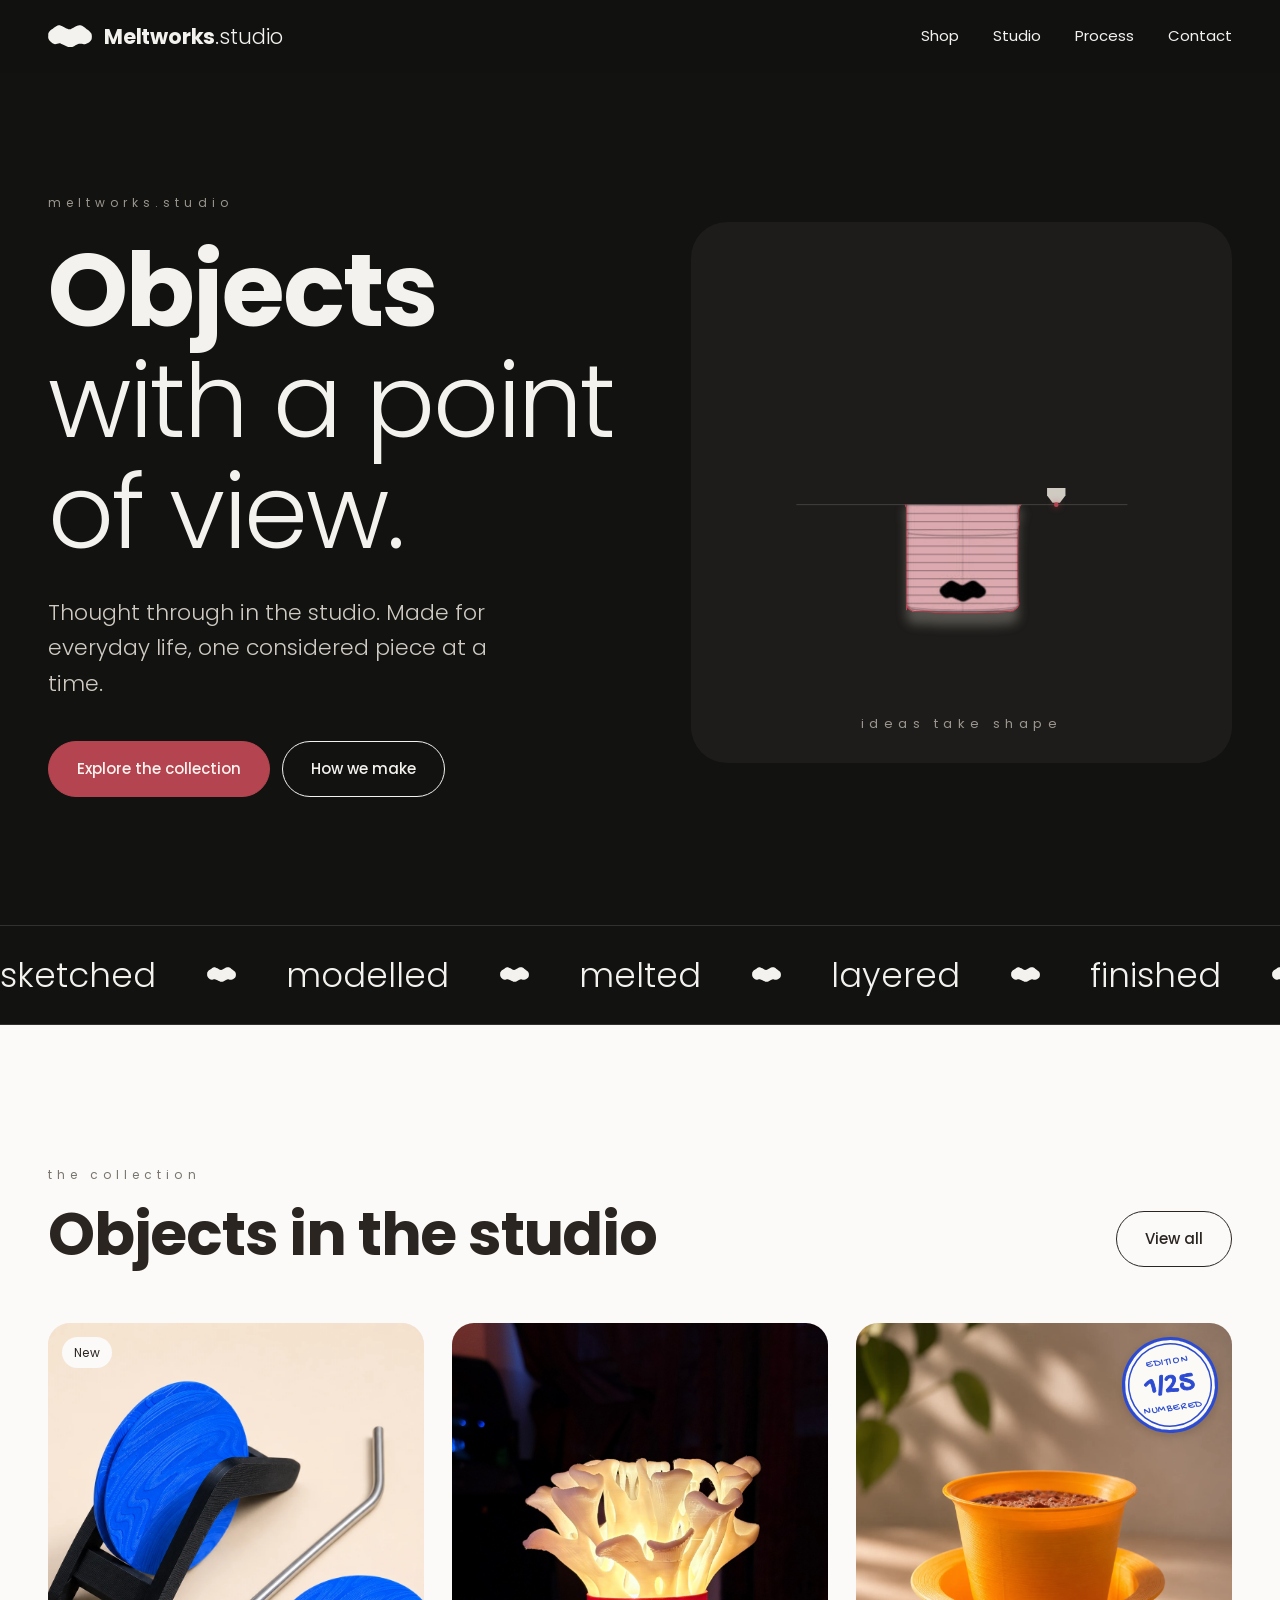
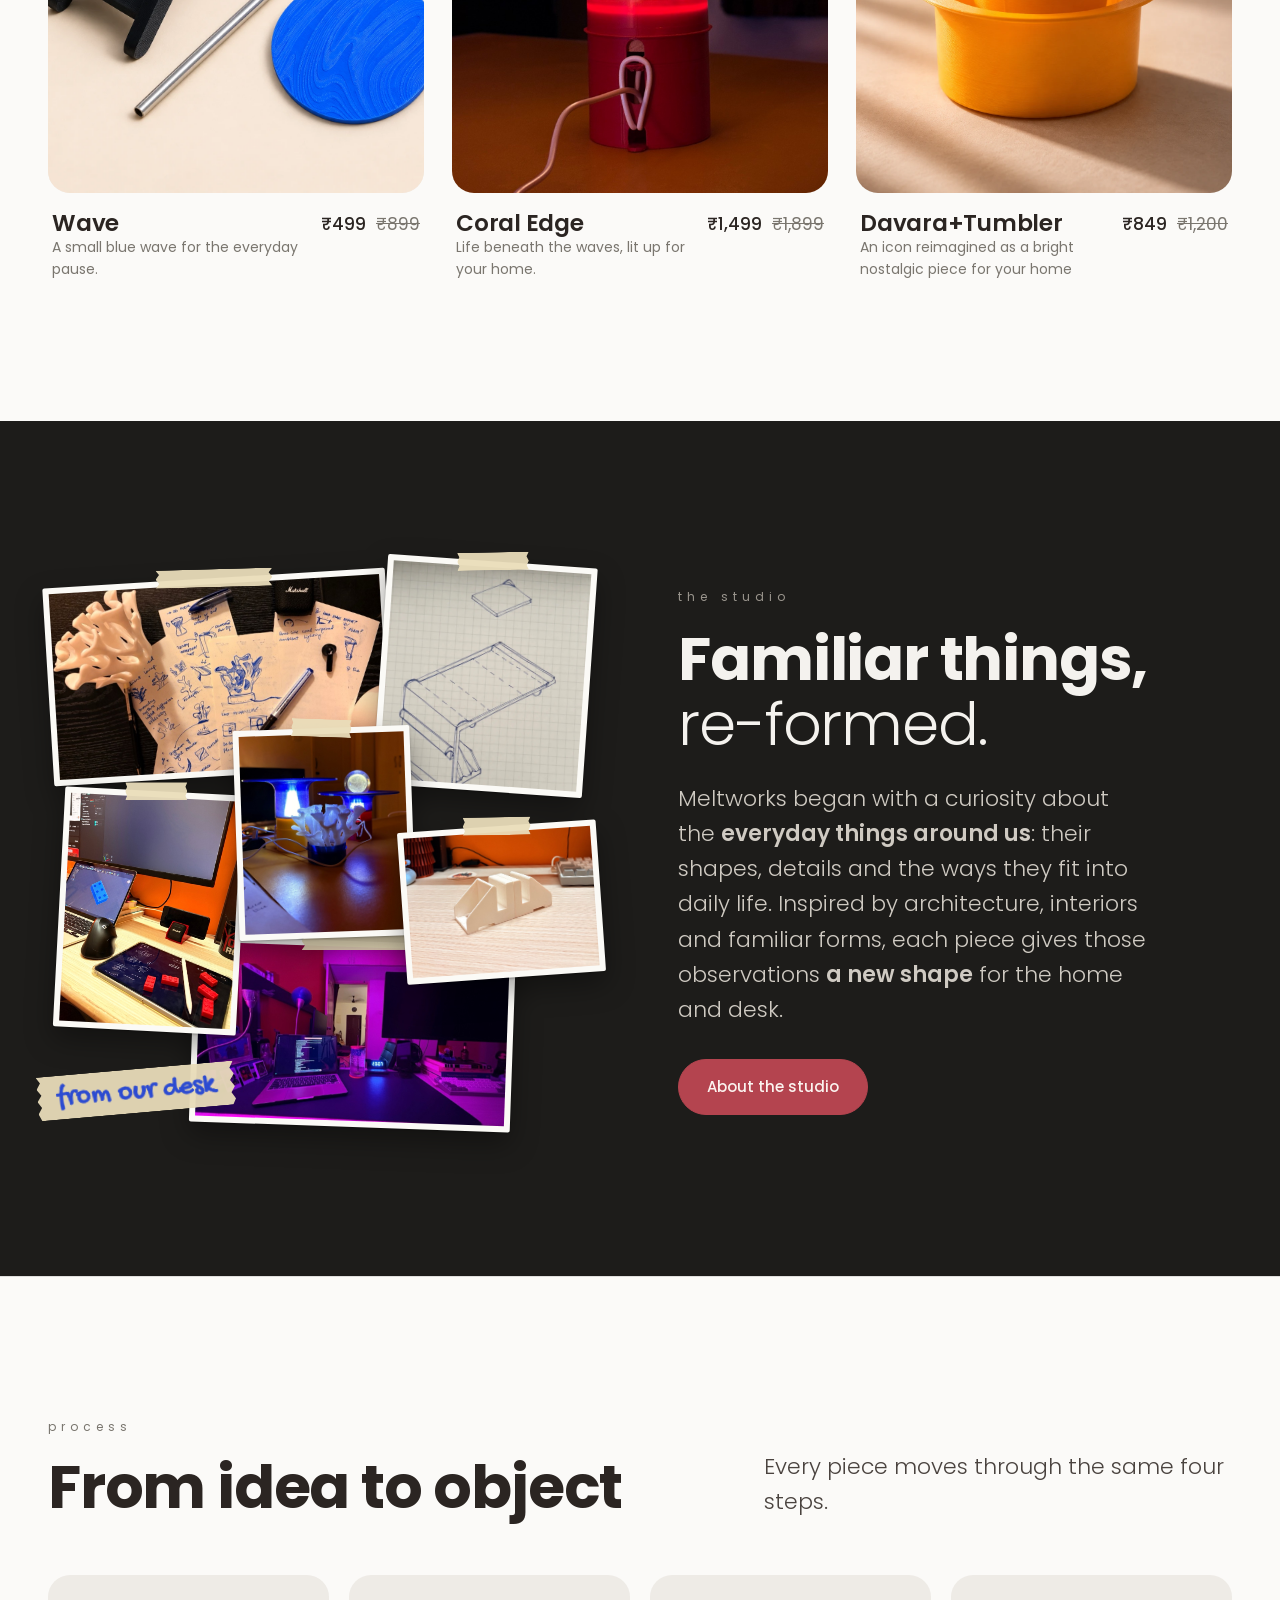
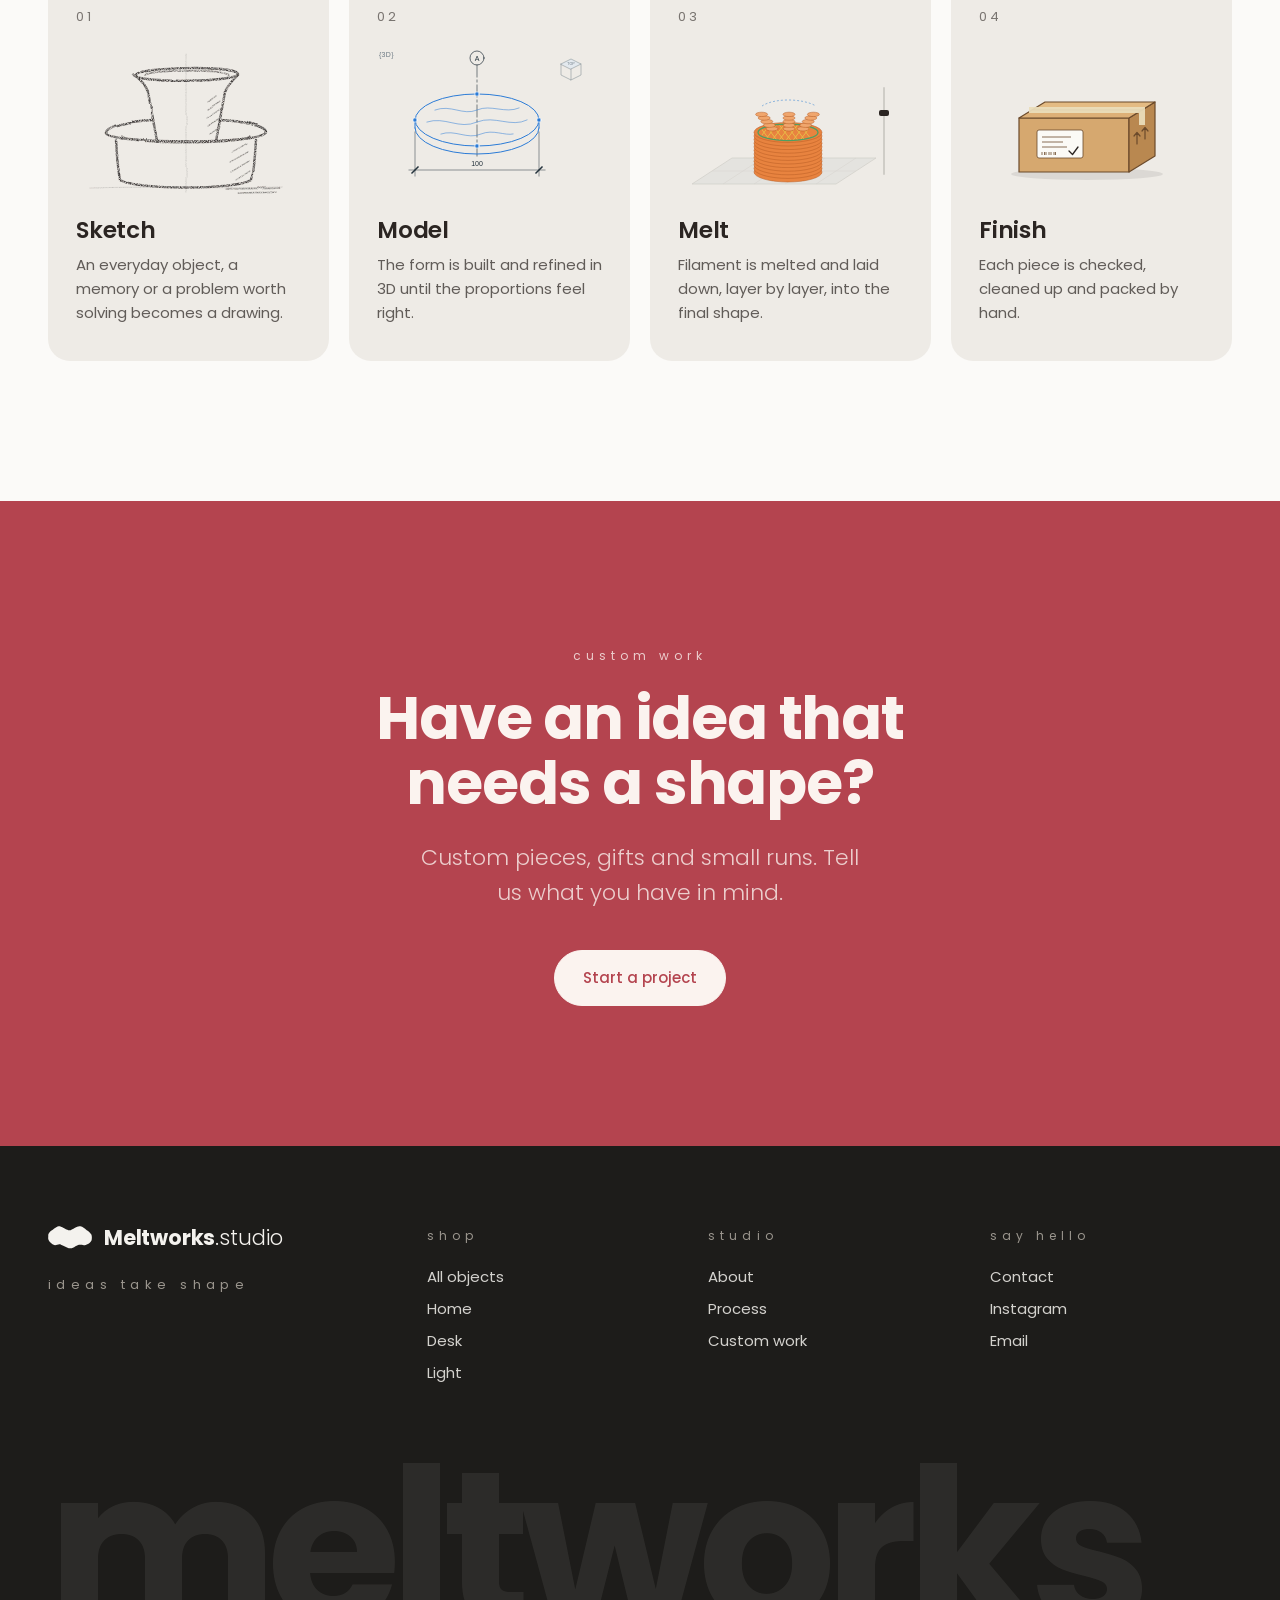
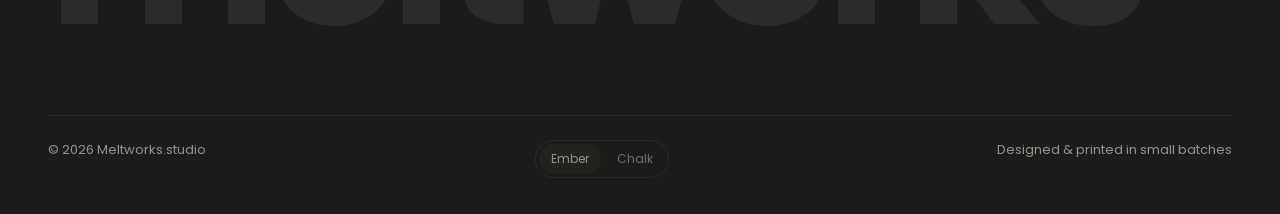
<file: index.html>
<!doctype html>
<html lang="en">
<head>
<meta charset="utf-8">
<meta name="viewport" content="width=device-width, initial-scale=1">
<script>try{if(localStorage.getItem("mw-theme")==="light")document.documentElement.dataset.theme="light"}catch(e){}</script>
<title>Meltworks.studio</title>
<meta name="description" content="Meltworks.studio — ideas take shape. Small-batch 3D-printed objects for everyday life.">
<link rel="icon" href="assets/favicon.svg" type="image/svg+xml">
<link rel="preconnect" href="https://fonts.googleapis.com">
<link rel="preconnect" href="https://fonts.gstatic.com" crossorigin>
<link href="https://fonts.googleapis.com/css2?family=Gochi+Hand&family=Poppins:wght@300;400;500;600;700&display=swap" rel="stylesheet">
<link rel="stylesheet" href="css/style.css?v=15">
</head>
<body>
<header class="site-header">
  <div class="container">
    <a class="wordmark" href="index.html" aria-label="Meltworks.studio home"><svg viewBox="0 0 477 245" fill="currentColor" aria-hidden="true"><path d="M475 115 C476 123.2 475.7 131.7 474.7 139.9 C473.6 148.1 472.6 156.6 468.5 164 C464.4 171.3 457.1 178 450.2 183.9 C443.2 189.7 435.1 194.8 426.7 198.9 C418.3 203 411.2 207.7 399.9 208.3 C388.6 208.9 369.6 203.6 358.9 202.7 C348.2 201.8 342 202.2 335.8 203 C329.5 203.8 325.8 205.9 321.5 207.7 C317.1 209.5 313.6 211.7 309.8 213.8 C306 215.8 302.3 217.8 298.6 219.9 C294.9 222.1 291.4 224.5 287.7 226.7 C284 228.8 280.1 230.8 276.2 232.7 C272.3 234.6 268.3 236.5 264.1 238 C260 239.5 255.7 240.9 251.3 241.7 C247 242.4 242.4 242.4 238 242.3 C233.6 242.2 229.1 241.9 224.8 241 C220.4 240.1 216.2 238.5 212.1 236.9 C208 235.3 204.1 233.2 200.2 231.3 C196.3 229.5 192.6 227.5 188.7 225.7 C184.9 223.9 180.9 222.3 177.1 220.5 C173.2 218.7 169.6 216.5 165.6 214.7 C161.6 212.8 157.4 211.1 153.1 209.2 C148.8 207.3 145 205 139.9 203.3 C134.7 201.6 132.6 198.4 122.1 199.1 C111.5 199.9 88.8 208 76.6 208 C64.4 208 56.9 203.3 49 199.1 C41.2 194.9 35.7 188.7 29.6 182.7 C23.5 176.6 16.8 170.1 12.3 162.9 C7.9 155.8 4.3 147.7 2.7 139.7 C1.1 131.7 2.4 123.2 2.7 115 C2.9 106.8 1.6 98.2 4 90.4 C6.4 82.6 11.5 74.8 17.1 68.1 C22.8 61.4 30.9 55.5 37.7 50 C44.6 44.5 51.6 39.6 58.1 35 C64.6 30.3 70.9 26.1 76.8 22 C82.8 17.9 87.8 13.5 94.1 10.5 C100.3 7.4 106.6 4.3 114.3 3.7 C122.1 3.2 131.4 4.1 140.6 7 C149.8 9.9 161.4 16.9 169.6 21 C177.8 25.1 184 28.6 189.8 31.7 C195.6 34.7 200.1 37.2 204.3 39.3 C208.5 41.5 211.8 43.1 215 44.3 C218.2 45.6 220.8 46.2 223.5 46.7 C226.1 47.1 228.4 47 230.9 47 C233.3 47.1 235.6 47.3 238 47 C240.4 46.7 242.8 45.8 245.4 45 C248 44.2 250.5 43.5 253.5 42 C256.6 40.5 259.9 38.2 263.7 36 C267.5 33.8 271.4 31.8 276.3 29 C281.3 26.2 286.7 22.9 293.3 19.3 C299.9 15.8 308.4 10.5 316.1 7.7 C323.8 4.8 332.2 2.8 339.5 2.3 C346.9 1.9 353.8 3.2 360.3 5 C366.7 6.8 372.5 9.9 378.1 13.2 C383.8 16.5 388.6 20.8 394.1 24.9 C399.5 29.1 405 33.4 411 38.1 C417 42.7 423.2 47.4 430 52.7 C436.8 57.9 445.3 63.3 451.7 69.6 C458.2 76 464.7 83.2 468.6 90.8 C472.5 98.4 474 106.8 475 115Z"/></svg><span><b>Meltworks</b><span>.studio</span></span></a>
    <button class="nav-toggle" aria-label="Menu" aria-expanded="false"><span></span><span></span></button>
    <nav class="nav"><a href="shop.html">Shop</a><a href="about.html">Studio</a><a href="index.html#process">Process</a><a href="contact.html">Contact</a></nav>
  </div>
</header>
<main>

<section class="hero">
  <div class="container">
    <div class="reveal">
      <span class="eyebrow">meltworks.studio</span>
      <h1 style="margin-top:20px">Objects<span class="light">with a point of view.</span></h1>
      <p class="lede">Thought through in the studio. Made for everyday life, one considered piece at a time.</p>
      <div class="btn-row"><a class="btn" href="shop.html">Explore the collection</a><a class="btn btn--ghost" href="#process">How we make</a></div>
    </div>
    <div class="hero-visual reveal"><svg class="mw-logo" viewBox="0 0 400 400" role="img" aria-label="Meltworks products: Coral vase, Charging stand, Figurine, Round holder, Lamp, Desk organiser">
  <defs>
    <filter id="mw-blur" x="-30%" y="-30%" width="160%" height="160%"><feGaussianBlur stdDeviation="6"/></filter>
    <clipPath id="mw-print-clip"><rect x="0" y="358.0" width="400" height="0">
      <animate attributeName="y" begin="0.6s" dur="2.8s" fill="freeze" calcMode="discrete" keyTimes="0.0000;0.0278;0.0556;0.0833;0.1111;0.1389;0.1667;0.1944;0.2222;0.2500;0.2778;0.3056;0.3333;0.3611;0.3889;0.4167;0.4444;0.4722;0.5000;0.5278;0.5556;0.5833;0.6111;0.6389;0.6667;0.6944;0.7222;0.7500;0.7778;0.8056;0.8333;0.8611;0.8889;0.9167;0.9444;0.9722;1.0000" values="358.0;349.1;340.2;331.3;322.4;313.6;304.7;295.8;286.9;278.0;269.1;260.2;251.3;242.4;233.6;224.7;215.8;206.9;198.0;189.1;180.2;171.3;162.4;153.6;144.7;135.8;126.9;118.0;109.1;100.2;91.3;82.4;73.6;64.7;55.8;46.9;38.0"/>
      <animate attributeName="height" begin="0.6s" dur="2.8s" fill="freeze" calcMode="discrete" keyTimes="0.0000;0.0278;0.0556;0.0833;0.1111;0.1389;0.1667;0.1944;0.2222;0.2500;0.2778;0.3056;0.3333;0.3611;0.3889;0.4167;0.4444;0.4722;0.5000;0.5278;0.5556;0.5833;0.6111;0.6389;0.6667;0.6944;0.7222;0.7500;0.7778;0.8056;0.8333;0.8611;0.8889;0.9167;0.9444;0.9722;1.0000" values="30.0;38.9;47.8;56.7;65.6;74.4;83.3;92.2;101.1;110.0;118.9;127.8;136.7;145.6;154.4;163.3;172.2;181.1;190.0;198.9;207.8;216.7;225.6;234.4;243.3;252.2;261.1;270.0;278.9;287.8;296.7;305.6;314.4;323.3;332.2;341.1;350.0"/>
    </rect></clipPath>
    <path id="mw-p-0" d="M156.4 43.0 C157.9 42.3 158.0 42.2 160.0 42.1 C162.0 41.9 166.5 41.9 168.4 42.0 C170.3 42.1 170.6 42.1 171.6 42.4 C172.6 42.7 173.7 43.3 174.4 43.8 C175.1 44.3 175.3 44.6 175.7 45.4 C176.1 46.1 176.4 45.8 176.7 48.4 C177.0 50.9 177.0 58.5 177.4 60.9 C177.7 63.4 178.3 62.6 178.8 63.0 C179.2 63.4 179.5 63.6 180.3 63.5 C181.0 63.3 182.2 63.0 183.4 62.0 C184.6 60.9 186.7 58.5 187.5 57.3 C188.3 56.0 188.2 55.9 188.4 54.7 C188.6 53.4 188.6 50.9 188.8 49.6 C189.1 48.3 189.3 47.7 189.8 46.9 C190.4 46.1 191.0 45.5 192.0 44.9 C193.1 44.3 193.3 43.8 196.1 43.5 C198.9 43.2 203.2 42.7 208.8 43.1 C214.5 43.5 222.4 45.5 230.1 46.1 C237.9 46.7 250.8 46.4 255.2 46.7 C259.6 46.9 256.2 47.0 256.6 47.5 C257.0 47.9 257.5 47.9 257.5 49.6 C257.6 51.4 256.9 56.1 256.9 57.9 C256.8 59.8 257.0 60.2 257.2 60.9 C257.3 61.7 257.4 62.1 257.9 62.6 C258.4 63.2 259.3 64.0 260.1 64.3 C261.0 64.7 262.1 64.9 263.0 65.0 C264.0 65.0 265.1 64.8 265.9 64.4 C266.7 64.0 267.1 63.9 268.1 62.6 C269.0 61.3 270.9 57.7 271.7 56.6 C272.6 55.4 272.5 55.8 273.2 55.6 C273.9 55.4 274.3 55.0 275.9 55.3 C277.6 55.6 280.3 55.8 283.3 57.4 C286.3 59.0 290.6 63.2 294.0 65.0 C297.3 66.7 301.5 67.0 303.5 67.7 C305.6 68.5 305.6 68.6 306.3 69.3 C307.0 70.0 307.6 71.1 307.9 71.9 C308.2 72.6 308.1 73.2 308.0 73.8 C307.9 74.4 307.8 75.0 307.3 75.6 C306.9 76.2 306.5 76.7 305.3 77.4 C304.0 78.1 301.1 79.1 299.8 80.0 C298.6 80.8 298.2 81.8 297.7 82.5 C297.3 83.2 297.1 83.7 297.0 84.5 C296.9 85.2 296.7 86.0 297.4 87.0 C298.0 88.0 299.7 89.1 300.9 90.6 C302.0 92.1 303.2 95.0 304.2 96.0 C305.2 97.0 305.2 96.7 306.8 96.5 C308.5 96.2 312.2 94.7 314.2 94.4 C316.1 94.1 315.1 93.8 318.4 94.6 C321.7 95.5 331.0 98.4 334.0 99.5 C336.9 100.6 335.5 100.5 336.1 101.2 C336.7 101.9 337.2 102.7 337.4 103.8 C337.7 104.9 337.8 106.8 337.6 107.9 C337.4 109.0 336.9 109.7 336.3 110.4 C335.7 111.0 335.6 111.2 334.1 111.8 C332.5 112.5 328.7 113.3 327.0 114.2 C325.2 115.0 324.3 116.0 323.5 116.9 C322.7 117.9 322.5 118.4 322.3 119.7 C322.0 121.0 322.3 123.6 322.0 124.9 C321.8 126.2 322.4 126.3 320.8 127.5 C319.3 128.8 315.0 130.2 312.5 132.4 C309.9 134.5 307.6 137.4 305.6 140.3 C303.6 143.2 302.5 146.4 300.4 149.7 C298.3 153.0 296.1 156.3 292.8 160.1 C289.5 163.9 283.4 169.6 280.5 172.7 C277.7 175.7 277.9 176.3 275.8 178.6 C273.6 181.0 270.1 183.7 267.6 186.7 C265.2 189.6 262.7 193.6 261.1 196.3 C259.5 198.9 258.8 200.7 258.2 202.6 C257.5 204.6 257.2 206.4 257.2 207.9 C257.2 209.3 257.5 210.1 258.1 211.4 C258.8 212.8 259.7 214.5 261.0 215.8 C262.4 217.1 265.0 218.4 266.0 219.3 C266.9 220.3 267.2 220.1 266.6 221.4 C266.0 222.8 263.4 225.0 262.5 227.3 C261.6 229.7 261.3 232.5 261.2 235.6 C261.1 238.8 261.9 242.7 261.9 246.3 C261.8 249.8 261.1 244.7 261.0 256.9 C260.8 269.1 260.8 307.1 261.0 319.7 C261.1 332.3 261.8 329.8 261.8 332.4 C261.8 335.1 261.2 334.6 260.8 335.4 C260.4 336.2 260.2 336.6 259.5 337.2 C258.8 337.8 257.7 338.6 256.7 339.2 C255.7 339.7 258.1 339.9 253.5 340.4 C248.9 340.9 242.0 341.7 229.1 342.0 C216.1 342.3 186.5 342.2 175.9 342.0 C165.2 341.8 169.8 341.2 165.2 341.0 C160.6 340.8 151.8 341.0 148.3 340.8 C144.9 340.5 145.7 340.2 144.6 339.6 C143.4 339.0 142.2 337.9 141.4 337.1 C140.7 336.2 140.4 335.5 140.1 334.4 C139.8 333.3 139.8 347.7 139.7 330.3 C139.6 313.0 139.7 247.5 139.7 230.3 C139.6 213.1 139.7 229.0 139.3 227.2 C138.8 225.5 137.2 221.4 136.9 219.8 C136.7 218.2 136.8 218.6 137.7 217.6 C138.6 216.6 141.3 214.8 142.5 213.6 C143.7 212.4 144.4 211.7 144.9 210.6 C145.4 209.5 145.7 208.4 145.6 206.9 C145.5 205.4 145.3 204.1 144.3 201.6 C143.4 199.1 142.0 195.3 140.1 192.0 C138.1 188.8 138.7 188.4 132.7 182.0 C126.6 175.7 109.3 159.3 103.5 153.9 C97.8 148.6 100.0 151.1 98.2 150.1 C96.4 149.0 94.5 148.2 92.9 147.7 C91.3 147.1 90.7 146.9 88.6 146.6 C86.5 146.3 82.1 146.3 80.3 146.0 C78.6 145.8 78.7 145.7 78.1 145.0 C77.6 144.3 77.1 143.1 77.1 141.9 C77.0 140.7 77.3 139.1 77.8 137.7 C78.2 136.3 78.5 135.4 79.8 133.5 C81.0 131.6 84.3 128.1 85.3 126.6 C86.2 125.0 85.6 124.8 85.5 124.1 C85.4 123.5 85.2 123.1 84.6 122.7 C84.1 122.2 84.0 121.6 82.1 121.4 C80.3 121.1 75.9 121.5 73.7 121.2 C71.6 121.0 70.2 120.3 69.1 119.8 C68.0 119.2 67.8 119.0 67.2 117.9 C66.6 116.8 66.0 114.9 65.4 113.2 C64.8 111.6 64.1 109.4 63.8 107.9 C63.6 106.5 63.6 105.8 63.7 104.8 C63.9 103.8 64.2 102.8 64.7 102.0 C65.2 101.2 65.9 100.6 66.8 100.2 C67.6 99.8 67.8 99.6 69.5 99.7 C71.2 99.9 75.0 100.8 76.9 101.0 C78.8 101.1 78.7 101.1 80.8 100.7 C83.0 100.3 87.0 99.7 89.6 98.7 C92.1 97.8 93.9 96.0 96.2 95.1 C98.5 94.3 101.8 94.1 103.3 93.7 C104.8 93.2 105.0 92.8 105.4 92.3 C105.8 91.8 105.9 91.4 105.9 90.8 C105.9 90.3 106.1 90.0 105.6 89.1 C105.2 88.2 104.3 86.8 103.1 85.5 C101.9 84.2 100.2 82.7 98.2 81.4 C96.2 80.0 92.6 78.3 91.1 77.4 C89.5 76.4 89.4 76.0 88.9 75.4 C88.4 74.8 88.3 74.5 88.2 73.7 C88.1 72.9 87.9 71.8 88.2 70.8 C88.6 69.8 89.6 68.4 90.4 67.7 C91.1 67.0 92.1 66.9 93.0 66.7 C94.0 66.5 94.3 66.5 96.1 66.4 C97.8 66.4 100.7 66.3 103.5 66.6 C106.4 66.9 110.6 68.2 113.1 68.3 C115.5 68.4 117.1 67.7 118.2 67.4 C119.3 67.1 119.3 66.8 119.8 66.4 C120.2 66.0 120.5 66.2 120.7 65.0 C120.9 63.7 120.8 60.5 121.0 59.0 C121.1 57.5 121.1 57.0 121.8 56.0 C122.4 54.9 123.3 53.7 124.9 52.7 C126.4 51.7 128.4 50.6 131.2 50.0 C134.0 49.5 139.3 49.5 141.8 49.2 C144.3 48.9 144.5 48.8 146.1 48.3 C147.7 47.8 149.6 47.2 151.3 46.3 C153.0 45.4 155.0 43.7 156.4 43.0Z"/><path id="mw-p-1" d="M177.9 42.5 C182.5 42.2 191.5 41.6 197.5 42.0 C203.5 42.4 208.7 43.3 213.8 45.1 C219.0 46.9 224.8 50.6 228.5 53.0 C232.2 55.3 234.0 57.5 235.9 59.3 C237.8 61.2 239.0 62.5 239.9 64.2 C240.9 66.0 241.2 65.0 241.5 69.7 C241.7 74.4 241.4 87.7 241.6 92.4 C241.8 97.2 242.3 97.0 242.8 98.3 C243.2 99.6 243.7 99.8 244.4 100.4 C245.1 100.9 244.1 101.0 246.8 101.6 C249.5 102.1 257.9 103.0 260.5 103.6 C263.1 104.2 262.0 104.3 262.6 105.2 C263.2 106.1 264.0 105.4 264.0 109.0 C264.1 112.6 263.0 111.2 262.8 126.7 C262.6 142.2 262.7 188.0 262.8 201.8 C262.9 215.7 263.1 207.9 263.4 210.0 C263.7 212.2 263.6 212.8 264.6 214.7 C265.6 216.5 265.0 217.3 269.2 221.0 C273.4 224.8 282.3 230.2 289.9 237.0 C297.5 243.9 308.6 255.5 314.9 262.4 C321.3 269.2 325.5 274.6 328.0 278.2 C330.6 281.7 329.5 281.1 330.2 283.6 C331.0 286.2 332.0 290.6 332.4 293.3 C332.9 296.0 332.9 297.9 332.7 299.8 C332.6 301.7 332.2 303.1 331.5 304.7 C330.9 306.4 330.1 307.8 328.7 309.6 C327.4 311.4 325.2 313.8 323.1 315.4 C321.1 317.0 319.4 318.0 316.7 319.2 C314.0 320.4 313.1 321.3 306.9 322.6 C300.8 323.9 284.8 325.9 279.8 327.1 C274.8 328.4 278.0 328.1 277.1 329.9 C276.1 331.7 275.1 336.3 274.0 338.1 C273.0 339.9 272.5 340.0 270.7 340.7 C268.8 341.4 266.6 342.0 262.8 342.0 C259.1 342.0 253.6 340.9 248.1 340.7 C242.7 340.5 249.5 340.7 230.2 340.7 C210.8 340.7 151.5 340.5 132.2 340.7 C112.8 340.9 118.1 341.9 114.2 341.8 C110.3 341.7 110.1 341.1 108.8 340.0 C107.5 338.9 106.8 348.7 106.4 335.5 C106.0 322.2 106.1 275.8 106.5 260.6 C107.0 245.5 108.2 247.8 108.9 244.4 C109.7 241.0 109.7 242.1 110.9 240.1 C112.2 238.1 115.2 235.0 116.5 232.4 C117.8 229.9 118.3 229.0 118.5 224.7 C118.7 220.4 117.7 226.3 117.5 206.7 C117.2 187.2 116.8 124.6 116.8 107.7 C116.9 90.8 117.1 106.1 117.8 105.4 C118.5 104.7 118.5 103.9 121.1 103.3 C123.7 102.6 130.8 102.2 133.5 101.6 C136.1 100.9 136.0 100.7 136.8 99.4 C137.7 98.2 138.1 98.7 138.6 94.0 C139.0 89.3 138.8 76.4 139.6 71.2 C140.4 66.0 141.8 65.5 143.3 63.0 C144.8 60.6 146.7 58.6 148.6 56.6 C150.6 54.6 152.9 52.7 155.0 51.1 C157.2 49.5 159.1 48.4 161.6 47.3 C164.0 46.1 167.0 45.1 169.7 44.3 C172.5 43.5 173.3 42.9 177.9 42.5Z"/><path id="mw-p-2" d="M188.9 42.4 C193.9 41.8 201.5 41.7 206.8 42.0 C212.2 42.3 216.8 43.4 221.2 44.5 C225.6 45.7 229.4 47.1 233.2 48.9 C236.9 50.7 240.8 53.1 243.9 55.4 C247.0 57.7 249.6 60.0 251.8 62.8 C254.1 65.5 256.0 69.1 257.3 71.7 C258.6 74.4 258.9 75.1 259.7 78.9 C260.4 82.7 261.1 91.2 261.7 94.4 C262.3 97.7 261.2 96.5 263.2 98.4 C265.1 100.3 270.9 103.4 273.4 105.7 C275.9 108.1 277.1 110.3 278.2 112.4 C279.2 114.5 279.5 116.2 279.6 118.4 C279.8 120.6 279.6 123.4 279.2 125.6 C278.8 127.8 278.6 128.5 277.5 131.5 C276.4 134.5 274.4 140.8 272.5 143.6 C270.7 146.3 269.2 146.8 266.4 147.9 C263.6 149.0 258.2 149.6 255.9 150.2 C253.7 150.9 253.9 150.9 252.6 151.8 C251.4 152.7 250.2 153.7 248.5 155.6 C246.9 157.4 244.4 161.1 242.8 162.8 C241.2 164.6 239.7 165.2 238.8 166.2 C237.9 167.2 237.6 167.9 237.5 168.9 C237.3 169.8 237.4 170.9 237.9 172.1 C238.4 173.4 238.2 173.9 240.4 176.5 C242.6 179.0 248.8 184.7 251.2 187.4 C253.7 190.0 253.2 188.8 255.1 192.2 C257.0 195.7 261.0 204.2 262.6 208.1 C264.3 211.9 263.9 209.5 264.9 215.2 C266.0 221.0 268.3 237.4 268.9 242.7 C269.5 248.1 268.8 245.9 268.5 247.5 C268.2 249.1 267.7 250.9 267.1 252.3 C266.6 253.7 266.2 254.8 265.4 255.8 C264.7 256.9 263.6 258.0 262.8 258.6 C262.0 259.3 261.6 259.5 260.6 259.8 C259.7 260.2 259.8 260.4 257.1 260.6 C254.3 260.8 246.8 260.6 244.0 260.9 C241.2 261.3 241.3 261.8 240.5 262.7 C239.7 263.7 239.4 264.4 239.2 266.7 C239.0 268.9 238.9 273.6 239.2 276.2 C239.6 278.8 240.5 280.6 241.3 282.2 C242.0 283.8 242.8 284.6 243.8 285.7 C244.9 286.7 244.7 287.3 247.6 288.6 C250.5 289.9 258.0 292.3 261.2 293.6 C264.4 294.9 263.6 295.2 266.9 296.3 C270.1 297.5 277.1 299.3 281.0 300.6 C284.8 302.0 287.8 303.1 289.9 304.5 C292.1 305.8 292.8 306.9 293.7 308.8 C294.6 310.7 295.1 313.5 295.3 315.7 C295.4 317.8 295.2 320.0 294.8 321.6 C294.4 323.3 293.9 324.5 292.8 325.8 C291.8 327.2 290.1 328.5 288.3 329.7 C286.5 331.0 286.2 331.9 282.0 333.1 C277.8 334.3 270.6 335.8 263.0 337.0 C255.5 338.3 244.1 339.6 236.7 340.4 C229.4 341.3 223.8 341.7 218.8 341.9 C213.8 342.2 213.0 342.0 206.8 342.0 C200.7 342.0 189.3 342.2 181.7 342.0 C174.2 341.7 167.0 341.0 161.4 340.6 C155.8 340.1 154.4 340.1 148.2 339.1 C142.1 338.1 130.3 336.1 124.3 334.8 C118.4 333.4 115.1 332.1 112.4 331.0 C109.6 329.9 109.1 329.4 107.7 328.3 C106.3 327.1 105.0 325.7 104.2 324.0 C103.4 322.3 102.9 320.7 102.8 318.1 C102.8 315.5 103.3 310.8 103.7 308.5 C104.1 306.2 104.7 305.3 105.3 304.2 C105.9 303.2 105.4 302.8 107.2 302.2 C109.0 301.6 111.2 301.8 116.0 300.7 C120.8 299.6 129.7 297.6 136.0 295.4 C142.4 293.2 150.4 289.2 154.0 287.4 C157.6 285.5 156.8 285.4 157.7 284.5 C158.6 283.6 158.8 284.8 159.4 281.8 C160.0 278.8 161.0 269.7 161.2 266.7 C161.5 263.6 161.1 264.2 160.9 263.3 C160.7 262.5 160.8 262.1 160.0 261.6 C159.3 261.0 159.7 260.3 156.5 260.1 C153.4 259.9 144.5 260.8 141.1 260.7 C137.7 260.5 137.3 260.0 136.2 259.3 C135.1 258.7 135.0 257.8 134.5 256.9 C133.9 255.9 133.6 254.9 133.2 253.5 C132.8 252.2 132.3 250.5 132.0 248.7 C131.8 246.9 131.0 248.5 131.6 242.7 C132.2 237.0 134.7 219.7 135.6 214.0 C136.5 208.4 135.7 211.3 137.0 208.7 C138.3 206.1 141.4 201.8 143.1 198.5 C144.9 195.2 144.5 192.7 147.5 188.7 C150.6 184.8 158.8 177.7 161.3 175.0 C163.7 172.2 162.2 173.3 162.4 172.1 C162.5 170.9 162.4 168.8 162.1 167.6 C161.8 166.3 161.7 165.8 160.5 164.6 C159.4 163.4 157.3 162.3 155.4 160.3 C153.4 158.3 150.5 154.3 148.9 152.7 C147.3 151.2 147.8 151.8 145.7 151.0 C143.6 150.3 139.0 149.5 136.3 148.3 C133.5 147.0 130.9 145.4 129.2 143.6 C127.5 141.8 127.1 140.1 126.0 137.5 C124.9 134.9 123.4 130.5 122.7 128.0 C122.0 125.4 122.0 124.0 122.0 122.0 C121.9 120.0 122.0 117.8 122.3 116.0 C122.6 114.2 123.0 112.7 123.8 111.2 C124.6 109.7 125.9 108.0 127.0 106.8 C128.1 105.7 128.7 105.2 130.3 104.3 C132.0 103.3 135.6 101.9 137.0 101.0 C138.4 100.1 138.5 99.7 139.0 98.8 C139.4 97.9 139.5 97.8 139.4 95.6 C139.4 93.5 138.7 88.7 138.7 86.1 C138.7 83.5 138.2 83.5 139.4 80.1 C140.5 76.7 143.8 69.1 145.4 65.8 C147.0 62.4 147.6 61.7 149.1 60.1 C150.6 58.5 151.7 57.3 154.3 56.1 C156.9 54.8 161.2 54.2 165.0 52.5 C168.8 50.8 173.0 47.6 176.9 45.9 C180.9 44.2 183.9 43.1 188.9 42.4Z"/><path id="mw-p-3" d="M187.5 85.2 C191.8 84.7 194.0 84.5 198.1 84.5 C202.2 84.5 207.8 84.8 212.2 85.2 C216.7 85.7 220.2 86.2 224.6 87.2 C229.0 88.3 234.9 90.2 238.8 91.6 C242.6 93.0 243.8 93.4 247.6 95.5 C251.4 97.6 258.0 101.6 261.8 104.1 C265.6 106.7 267.7 108.5 270.4 110.9 C273.1 113.2 274.8 114.3 278.1 118.4 C281.5 122.6 286.9 129.3 290.5 135.8 C294.2 142.2 297.7 149.9 299.9 157.0 C302.1 164.1 302.9 170.5 303.7 178.2 C304.4 185.9 303.9 197.7 304.3 203.0 C304.8 208.2 305.1 207.7 306.1 209.8 C307.2 212.0 306.9 212.1 310.7 215.9 C314.4 219.7 323.3 228.6 328.5 232.8 C333.7 237.1 338.7 238.0 342.0 241.4 C345.3 244.8 346.6 249.4 348.3 253.2 C350.0 257.1 350.4 261.1 352.0 264.5 C353.6 268.0 356.6 271.5 357.9 273.9 C359.2 276.3 359.5 277.3 359.8 279.0 C360.1 280.8 360.0 282.9 359.8 284.3 C359.6 285.8 359.9 286.0 358.7 287.8 C357.6 289.7 355.4 293.5 353.1 295.4 C350.8 297.4 348.0 298.8 344.9 299.4 C341.8 300.1 337.1 299.9 334.6 299.5 C332.1 299.1 334.5 300.8 330.0 297.2 C325.5 293.6 314.9 283.7 307.7 277.9 C300.6 272.1 291.6 265.4 287.2 262.5 C282.7 259.5 283.3 260.4 281.2 260.4 C279.1 260.5 278.2 260.4 274.7 262.7 C271.1 265.0 265.2 270.8 260.0 274.5 C254.8 278.2 247.6 282.5 243.4 284.8 C239.1 287.1 238.2 287.2 234.5 288.4 C230.8 289.5 225.4 290.8 221.1 291.6 C216.8 292.4 214.3 292.9 208.7 293.1 C203.1 293.4 195.1 293.9 187.5 293.0 C179.9 292.0 169.7 289.5 163.1 287.5 C156.4 285.5 153.8 284.8 147.6 280.9 C141.3 276.9 130.1 267.0 125.6 263.7 C121.0 260.4 121.7 261.5 120.3 261.0 C118.8 260.4 118.2 260.4 116.7 260.5 C115.3 260.7 113.3 261.2 111.6 262.0 C110.0 262.8 109.8 262.9 106.9 265.2 C103.9 267.5 97.7 272.4 93.9 276.1 C90.0 279.7 88.8 283.2 83.8 287.0 C78.7 290.8 68.5 296.8 63.7 298.9 C58.9 300.9 57.4 299.8 54.8 299.4 C52.2 299.0 50.1 297.9 48.0 296.6 C46.0 295.2 44.0 293.2 42.6 291.1 C41.2 289.1 40.1 286.9 39.8 284.3 C39.5 281.7 39.3 278.9 40.7 275.5 C42.0 272.2 45.4 268.5 47.7 264.3 C49.9 260.2 51.9 254.5 54.3 250.7 C56.7 247.0 56.3 247.6 61.9 241.9 C67.6 236.2 82.9 221.7 88.0 216.4 C93.1 211.0 91.3 212.8 92.5 209.9 C93.7 207.1 94.6 205.6 95.2 199.4 C95.8 193.3 95.4 179.7 96.1 172.9 C96.8 166.1 97.8 163.8 99.3 158.8 C100.8 153.7 102.6 147.9 105.0 142.8 C107.5 137.8 110.2 133.6 113.8 128.7 C117.5 123.8 123.6 117.1 127.2 113.4 C130.7 109.7 132.3 108.6 135.0 106.5 C137.6 104.4 139.5 103.0 143.3 100.8 C147.0 98.6 152.6 95.5 157.4 93.3 C162.3 91.1 167.3 88.9 172.3 87.6 C177.3 86.2 183.2 85.8 187.5 85.2Z"/><path id="mw-p-4" d="M197.5 42.0 C201.6 41.8 206.1 42.3 209.8 43.0 C213.5 43.7 217.5 45.4 219.8 46.2 C222.1 47.0 221.4 46.7 223.4 47.9 C225.4 49.1 229.9 52.0 231.8 53.5 C233.8 55.0 233.3 54.3 235.3 57.0 C237.3 59.7 242.1 66.9 243.8 69.6 C245.5 72.3 244.7 71.3 245.3 73.2 C245.8 75.1 246.8 79.2 247.1 81.2 C247.5 83.2 247.4 83.6 247.5 85.3 C247.5 87.0 247.6 88.0 247.3 91.4 C247.1 94.8 245.9 102.7 245.8 105.6 C245.8 108.5 246.3 108.0 246.8 109.0 C247.4 109.9 248.1 110.8 249.2 111.4 C250.4 112.0 248.3 112.5 253.6 112.7 C258.9 113.0 270.4 112.3 281.1 112.9 C291.8 113.5 310.3 115.4 317.7 116.3 C325.2 117.2 324.1 117.6 325.8 118.2 C327.6 118.8 327.6 119.2 328.2 119.9 C328.8 120.5 329.0 121.4 329.1 122.1 C329.2 122.7 329.1 123.0 328.7 123.6 C328.3 124.1 328.4 124.6 326.7 125.3 C325.0 126.0 325.9 126.7 318.8 127.6 C311.7 128.5 291.8 130.3 284.1 130.9 C276.5 131.6 276.0 131.1 272.9 131.3 C269.9 131.6 267.6 132.1 265.8 132.6 C263.9 133.0 263.6 133.2 261.8 134.3 C259.9 135.4 256.3 137.9 254.6 139.2 C252.8 140.5 252.3 140.9 251.3 142.0 C250.3 143.1 249.4 144.1 248.6 145.5 C247.8 146.9 247.4 147.5 246.7 150.5 C246.0 153.5 244.7 149.5 244.4 163.7 C244.1 178.0 245.1 222.7 244.8 235.9 C244.5 249.2 243.2 241.4 242.8 243.3 C242.4 245.1 242.4 244.1 242.4 247.3 C242.3 250.5 242.2 258.0 242.4 262.5 C242.6 267.1 243.2 264.4 243.4 274.8 C243.5 285.1 243.5 315.5 243.4 324.7 C243.3 333.9 243.2 328.4 242.9 329.8 C242.6 331.1 242.1 331.8 241.5 332.7 C240.9 333.6 240.0 334.5 239.2 335.2 C238.3 336.0 237.6 336.4 236.3 337.0 C234.9 337.6 233.0 338.3 231.2 338.8 C229.3 339.3 228.3 339.6 225.0 340.1 C221.8 340.6 216.2 341.5 211.8 341.8 C207.4 342.1 202.6 342.0 198.6 342.0 C194.5 342.0 191.1 342.0 187.4 341.8 C183.6 341.6 178.7 341.0 176.2 340.6 C173.6 340.2 173.9 340.2 172.1 339.6 C170.2 339.1 166.8 338.0 164.9 337.3 C163.1 336.7 162.1 336.1 161.1 335.5 C160.1 334.8 159.6 334.3 158.9 333.4 C158.3 332.4 157.6 331.2 157.3 329.8 C156.9 328.3 156.9 333.8 156.8 324.7 C156.7 315.5 156.6 285.1 156.8 274.8 C157.0 264.4 157.6 266.8 157.8 262.5 C158.0 258.3 157.9 252.2 157.8 249.3 C157.7 246.4 157.9 247.4 157.4 245.2 C157.0 243.0 155.4 239.1 155.2 236.1 C154.9 233.0 155.7 238.4 155.8 226.9 C155.9 215.3 156.0 179.0 155.8 166.8 C155.5 154.6 154.9 156.4 154.5 153.6 C154.1 150.7 154.2 151.1 153.2 149.6 C152.2 148.0 149.9 146.0 148.8 144.4 C147.6 142.9 147.2 141.5 146.5 140.4 C145.8 139.3 145.5 138.9 144.4 137.9 C143.2 137.0 141.0 135.5 139.5 134.7 C138.0 133.8 137.4 133.4 135.4 132.9 C133.4 132.3 132.7 131.8 127.3 131.3 C121.8 130.9 110.6 130.6 102.8 130.0 C95.0 129.4 85.4 128.6 80.4 127.8 C75.4 127.0 74.2 125.9 72.5 125.2 C70.9 124.5 71.1 124.0 70.7 123.4 C70.4 122.9 70.3 122.6 70.4 121.9 C70.6 121.3 70.9 120.4 71.7 119.7 C72.5 119.0 72.2 118.5 75.3 117.8 C78.5 117.0 82.4 116.1 90.6 115.3 C98.7 114.5 115.0 113.3 124.2 112.9 C133.4 112.4 140.9 113.0 145.6 112.7 C150.3 112.4 150.9 111.7 152.3 111.2 C153.7 110.6 153.6 110.1 154.0 109.3 C154.4 108.6 154.8 109.2 154.6 106.7 C154.4 104.2 153.0 98.7 152.8 94.5 C152.5 90.2 152.8 85.1 153.2 81.2 C153.6 77.4 154.0 74.5 155.1 71.4 C156.2 68.3 158.3 65.3 159.9 62.5 C161.6 59.8 163.3 56.8 165.1 54.8 C166.8 52.8 167.3 52.1 170.7 50.3 C174.1 48.5 180.8 45.4 185.3 44.1 C189.8 42.7 193.5 42.2 197.5 42.0Z"/><path id="mw-p-5" d="M293.1 45.1 C294.9 44.2 295.3 44.3 295.9 44.4 C296.5 44.5 297.0 43.3 296.8 45.6 C296.5 47.9 294.4 54.8 294.3 58.1 C294.1 61.4 295.2 63.5 296.1 65.3 C297.0 67.2 297.4 67.7 299.8 69.2 C302.1 70.8 308.1 73.0 310.3 74.7 C312.4 76.3 311.8 76.6 312.6 79.2 C313.5 81.8 315.0 67.6 315.6 90.4 C316.2 113.2 316.0 194.1 316.4 215.9 C316.7 237.7 317.1 219.8 317.6 221.3 C318.1 222.7 316.3 221.3 319.4 224.3 C322.5 227.3 332.8 235.6 336.1 239.3 C339.4 243.0 338.7 243.4 339.4 246.5 C340.2 249.5 340.6 250.1 340.8 257.7 C341.1 265.3 340.5 279.3 341.0 291.9 C341.4 304.6 343.2 325.8 343.5 333.6 C343.7 341.4 343.2 337.9 342.6 338.8 C341.9 339.8 342.3 339.8 339.4 339.6 C336.6 339.4 375.2 337.9 325.7 337.6 C276.2 337.2 91.5 337.8 42.5 337.6 C-6.6 337.3 34.1 337.0 31.4 336.0 C28.7 334.9 27.4 333.6 26.1 331.3 C24.8 329.1 24.1 333.4 23.7 322.4 C23.2 311.4 23.2 277.0 23.5 265.3 C23.8 253.7 24.1 256.2 25.5 252.4 C26.9 248.6 29.5 245.3 31.8 242.3 C34.1 239.4 36.9 236.4 39.3 234.6 C41.7 232.8 42.7 232.4 46.3 231.7 C49.9 230.9 57.9 230.7 61.0 230.0 C64.2 229.3 64.2 228.5 65.3 227.3 C66.5 226.2 67.3 225.3 67.9 223.1 C68.6 220.9 68.9 223.1 69.1 214.0 C69.3 204.9 69.5 178.8 69.0 168.4 C68.6 158.0 65.9 156.9 66.4 151.7 C66.8 146.4 70.4 139.7 71.7 136.6 C73.0 133.5 73.4 133.6 74.2 132.8 C75.0 132.0 75.6 131.7 76.7 131.7 C77.7 131.7 79.5 132.1 80.4 132.6 C81.4 133.2 81.7 133.7 82.2 134.9 C82.7 136.1 83.6 135.3 83.6 139.9 C83.7 144.5 82.6 151.9 82.4 162.7 C82.2 173.4 82.1 195.0 82.5 204.5 C82.9 214.0 83.7 215.8 84.8 219.7 C85.9 223.6 87.7 226.1 89.2 227.8 C90.7 229.6 92.2 229.9 93.9 230.3 C95.6 230.8 97.7 230.9 99.4 230.7 C101.2 230.4 103.1 229.9 104.4 228.9 C105.8 228.0 106.9 226.9 107.6 225.0 C108.4 223.2 108.6 230.4 109.0 217.8 C109.3 205.2 109.0 163.4 109.6 149.4 C110.1 135.3 111.5 136.6 112.3 133.6 C113.0 130.7 113.2 132.2 114.2 131.7 C115.2 131.3 117.0 130.8 118.3 130.9 C119.6 131.0 121.1 131.3 122.0 132.5 C123.0 133.7 123.7 123.6 124.0 138.1 C124.4 152.6 123.9 204.7 124.2 219.7 C124.6 234.7 125.1 226.0 126.4 227.8 C127.7 229.7 129.2 230.2 132.0 230.7 C134.7 231.2 140.1 231.1 143.1 230.7 C146.0 230.3 147.5 229.5 149.4 228.4 C151.3 227.2 153.2 225.2 154.5 223.7 C155.7 222.2 156.5 220.8 157.1 219.2 C157.7 217.6 158.0 219.5 158.3 214.0 C158.6 208.4 158.4 191.2 158.8 185.9 C159.2 180.6 159.6 183.0 160.6 182.2 C161.5 181.4 160.5 181.0 164.5 181.0 C168.6 180.9 180.6 181.4 184.9 181.8 C189.2 182.3 189.2 182.6 190.5 183.9 C191.7 185.1 192.1 183.5 192.5 189.4 C192.9 195.4 192.4 213.5 192.7 219.7 C192.9 225.9 193.5 225.0 194.0 226.5 C194.5 228.1 194.8 228.2 195.9 228.9 C197.0 229.6 198.4 230.4 200.4 230.7 C202.4 231.0 205.7 231.0 207.7 230.7 C209.7 230.4 211.2 229.6 212.3 228.9 C213.4 228.2 213.8 227.8 214.5 226.5 C215.2 225.3 216.0 224.0 216.4 221.6 C216.8 219.2 217.4 218.1 216.9 212.1 C216.4 206.1 215.1 195.6 213.4 185.5 C211.7 175.3 207.9 159.5 206.8 151.3 C205.6 143.0 205.1 143.2 206.7 136.1 C208.2 128.9 213.1 115.3 216.0 108.2 C218.9 101.0 222.1 96.4 224.3 93.1 C226.5 89.8 226.8 89.4 229.1 88.4 C231.5 87.4 235.8 87.0 238.1 87.1 C240.5 87.1 241.9 88.0 243.2 88.6 C244.5 89.2 245.0 89.6 245.9 90.6 C246.8 91.7 247.9 93.3 248.5 94.9 C249.1 96.4 249.3 78.6 249.5 100.1 C249.8 121.5 249.7 202.0 250.1 223.3 C250.4 244.6 250.9 226.7 251.8 227.8 C252.8 229.0 253.9 229.9 255.8 230.3 C257.6 230.8 260.9 231.0 262.8 230.7 C264.7 230.5 266.2 230.2 267.3 228.9 C268.4 227.7 269.4 226.8 269.6 223.3 C269.8 219.9 268.8 235.8 268.7 208.3 C268.6 180.8 268.7 84.0 269.1 58.3 C269.4 32.5 270.2 54.8 270.9 53.8 C271.6 52.7 270.8 52.5 273.3 51.9 C275.7 51.2 282.1 50.9 285.4 49.7 C288.7 48.6 291.4 46.0 293.1 45.1Z"/>
    <pattern id="mw-lines" width="12" height="8.889" patternUnits="userSpaceOnUse" y="38.0"><rect width="12" height="1.3" fill="#000" fill-opacity=".28"/></pattern>
  </defs>
    <g class="mw-prod" data-name="Coral vase"><animate attributeName="opacity" begin="3.4s" dur="10.8s" repeatCount="indefinite" keyTimes="0.0000;0.1389;0.1667;0.9722;1.0000" values="1;1;0;0;1"/><g clip-path="url(#mw-print-clip)"><clipPath id="mw-clip-0"><use href="#mw-p-0"/></clipPath><use class="mw-logo__base" filter="url(#mw-blur)" transform="translate(0 14)" href="#mw-p-0"/><g class="mw-art"><use class="mw-logo__top" href="#mw-p-0"/><image class="mw-lines-art" href="assets/products/line-art/1-coral-vase.png" x="20.0" y="-107.5" width="361.8" height="638.4" clip-path="url(#mw-clip-0)" preserveAspectRatio="none"/><use class="mw-edge" href="#mw-p-0"/></g><use fill="url(#mw-lines)" href="#mw-p-0"><animate attributeName="opacity" begin="3.4s" dur=".8s" from="1" to="0" fill="freeze"/></use></g></g>
  <g class="mw-prod" data-name="Charging stand" opacity="0"><animate attributeName="opacity" begin="3.4s" dur="10.8s" repeatCount="indefinite" keyTimes="0.0000;0.1389;0.1667;0.3056;0.3333;1.0000" values="0;0;1;1;0;0"/><clipPath id="mw-clip-1"><use href="#mw-p-1"/></clipPath><use class="mw-logo__base" filter="url(#mw-blur)" transform="translate(0 14)" href="#mw-p-1"/><g class="mw-art"><use class="mw-logo__top" href="#mw-p-1"/><image class="mw-lines-art" href="assets/products/line-art/2-charging-stand.png" x="-87.5" y="-351.0" width="555.3" height="979.9" clip-path="url(#mw-clip-1)" preserveAspectRatio="none"/><use class="mw-edge" href="#mw-p-1"/></g></g>
  <g class="mw-prod" data-name="Figurine" opacity="0"><animate attributeName="opacity" begin="3.4s" dur="10.8s" repeatCount="indefinite" keyTimes="0.0000;0.3056;0.3333;0.4722;0.5000;1.0000" values="0;0;1;1;0;0"/><clipPath id="mw-clip-2"><use href="#mw-p-2"/></clipPath><use class="mw-logo__base" filter="url(#mw-blur)" transform="translate(0 14)" href="#mw-p-2"/><g class="mw-art"><use class="mw-logo__top" href="#mw-p-2"/><image class="mw-lines-art" href="assets/products/line-art/3-figurine.png" x="-3.0" y="-274.4" width="406.6" height="717.5" clip-path="url(#mw-clip-2)" preserveAspectRatio="none"/><use class="mw-edge" href="#mw-p-2"/></g></g>
  <g class="mw-prod" data-name="Round holder" opacity="0"><animate attributeName="opacity" begin="3.4s" dur="10.8s" repeatCount="indefinite" keyTimes="0.0000;0.4722;0.5000;0.6389;0.6667;1.0000" values="0;0;1;1;0;0"/><clipPath id="mw-clip-3"><use href="#mw-p-3"/></clipPath><use class="mw-logo__base" filter="url(#mw-blur)" transform="translate(0 14)" href="#mw-p-3"/><g class="mw-art"><use class="mw-logo__top" href="#mw-p-3"/><image class="mw-lines-art" href="assets/products/line-art/4-round-holder.png" x="-98.1" y="-512.4" width="601.3" height="1061.1" clip-path="url(#mw-clip-3)" preserveAspectRatio="none"/><use class="mw-edge" href="#mw-p-3"/></g></g>
  <g class="mw-prod" data-name="Lamp" opacity="0"><animate attributeName="opacity" begin="3.4s" dur="10.8s" repeatCount="indefinite" keyTimes="0.0000;0.6389;0.6667;0.8056;0.8333;1.0000" values="0;0;1;1;0;0"/><clipPath id="mw-clip-4"><use href="#mw-p-4"/></clipPath><use class="mw-logo__base" filter="url(#mw-blur)" transform="translate(0 14)" href="#mw-p-4"/><g class="mw-art"><use class="mw-logo__top" href="#mw-p-4"/><image class="mw-lines-art" href="assets/products/line-art/5-lamp.png" x="27.9" y="-85.3" width="346.3" height="611.2" clip-path="url(#mw-clip-4)" preserveAspectRatio="none"/><use class="mw-edge" href="#mw-p-4"/></g></g>
  <g class="mw-prod" data-name="Desk organiser" opacity="0"><animate attributeName="opacity" begin="3.4s" dur="10.8s" repeatCount="indefinite" keyTimes="0.0000;0.8056;0.8333;0.9722;1.0000" values="0;0;1;1;0"/><clipPath id="mw-clip-5"><use href="#mw-p-5"/></clipPath><use class="mw-logo__base" filter="url(#mw-blur)" transform="translate(0 14)" href="#mw-p-5"/><g class="mw-art"><use class="mw-logo__top" href="#mw-p-5"/><image class="mw-lines-art" href="assets/products/line-art/6-desk-organiser.png" x="-234.1" y="-461.8" width="646.4" height="1140.6" clip-path="url(#mw-clip-5)" preserveAspectRatio="none"/><use class="mw-edge" href="#mw-p-5"/></g></g>
  <g class="mw-logo__head" opacity="0">
    <set attributeName="opacity" to="1" begin="0.6s"/>
    <animate attributeName="opacity" begin="3.4s" dur=".4s" to="0" fill="freeze"/>
    <animateTransform attributeName="transform" type="translate" begin="0.6s" dur="2.8s" fill="freeze" calcMode="discrete" keyTimes="0.0000;0.0278;0.0556;0.0833;0.1111;0.1389;0.1667;0.1944;0.2222;0.2500;0.2778;0.3056;0.3333;0.3611;0.3889;0.4167;0.4444;0.4722;0.5000;0.5278;0.5556;0.5833;0.6111;0.6389;0.6667;0.6944;0.7222;0.7500;0.7778;0.8056;0.8333;0.8611;0.8889;0.9167;0.9444;0.9722;1.0000" values="0 0.0;0 -8.9;0 -17.8;0 -26.7;0 -35.6;0 -44.4;0 -53.3;0 -62.2;0 -71.1;0 -80.0;0 -88.9;0 -97.8;0 -106.7;0 -115.6;0 -124.4;0 -133.3;0 -142.2;0 -151.1;0 -160.0;0 -168.9;0 -177.8;0 -186.7;0 -195.6;0 -204.4;0 -213.3;0 -222.2;0 -231.1;0 -240.0;0 -248.9;0 -257.8;0 -266.7;0 -275.6;0 -284.4;0 -293.3;0 -302.2;0 -311.1;0 -320.0"/>
    <line x1="20" x2="380" y1="358.0" y2="358.0" stroke-width="1"/>
    <g>
      <animateTransform attributeName="transform" type="translate" begin="0.6s" dur=".36s" repeatCount="indefinite" values="0 0;290 0;0 0"/>
      <path class="mw-logo__nozzle" d="M45.7 340.0 h20 v8 l-6 8 h-8 l-6 -8z"/>
      <circle cx="55.7" cy="358.0" r="2.5"/>
    </g>
  </g>
</svg><span class="tagline">ideas take shape</span></div>
  </div>
</section>

<div class="marquee" aria-hidden="true"><div class="marquee-track">
  <span>sketched</span><span>modelled</span><span>melted</span><span>layered</span><span>finished</span><span>lived with</span><span>sketched</span><span>modelled</span><span>melted</span><span>layered</span><span>finished</span><span>lived with</span>
</div></div>

<section class="section section--light">
  <div class="container">
    <div class="section-head">
      <div><span class="eyebrow">the collection</span><h2>Objects in the studio</h2></div>
      <a class="btn btn--ghost" href="shop.html">View all</a>
    </div>
    <div class="grid">
      <a class="card reveal" href="product-wave.html" data-cat="home">
        <div class="card-media"><span class="tag">New</span><img src="assets/products/wave/wave-01.webp" alt="Wave coasters in blue Eco PLA+ in their black stand, with a steel straw and one coaster laid flat" loading="lazy"></div>
        <div class="card-body"><div><h3>Wave</h3><p>A small blue wave for the everyday pause.</p></div><span class="card-price">₹499 <s class="price-was">₹899</s></span></div>
      </a>
      <a class="card reveal" href="product-coral-edge.html" data-cat="light">
        <div class="card-media"><img src="assets/products/coral-edge/coral-edge-01.jpg" alt="Coral Edge lamp glowing warm white on a red base" loading="lazy" style="object-position: 50% 52%"></div>
        <div class="card-body"><div><h3>Coral Edge</h3><p>Life beneath the waves, lit up for your home.</p></div><span class="card-price">₹1,499 <s class="price-was">₹1,899</s></span></div>
      </a>
      <a class="card reveal" href="product-davara-tumbler.html" data-cat="desk">
        <div class="card-media"><img src="assets/products/davara-tumbler/davara-tumbler-01.webp" alt="Davara+Tumbler pen stand in bright orange, in soft window light" loading="lazy"><span class="stamp" style="--tilt:-8deg" aria-label="Numbered edition, 1 of 25"><span>Edition</span><b>1/25</b><span>Numbered</span></span></div>
        <div class="card-body"><div><h3>Davara+Tumbler</h3><p>An icon reimagined as a bright nostalgic piece for your home</p></div><span class="card-price">₹849 <s class="price-was">₹1,200</s></span></div>
      </a>
    </div>
  </div>
</section>

<section class="section section--studio">
  <div class="container split">
    <div class="collage reveal">
      <figure class="print" style="--x:0%;--y:3%;--w:62%;--r:-3.5deg;--ar:16/9;--tr:2deg;--i:0"><img src="assets/studio/studio-coral-sketches.jpg" width="900" height="506" alt="Pen sketches of a coral lamp spread across a desk beside the printed coral" loading="lazy"></figure>
      <figure class="print" style="--x:60%;--y:0%;--w:38%;--r:4deg;--ar:820/900;--tr:-5deg;--i:1"><img src="assets/studio/studio-grid-sketch.jpg" width="820" height="900" alt="Isometric pen sketch of a desk stand on grid paper" loading="lazy"></figure>
      <figure class="print" style="--x:2%;--y:40%;--w:33%;--r:3deg;--ar:3/4;--tr:-3deg;--i:2"><img src="assets/studio/studio-fusion-desk.jpg" width="750" height="900" alt="A brick being modelled in Fusion on a laptop, with printed red bricks and a phone stand on the desk" loading="lazy"></figure>
      <figure class="print" style="--x:34%;--y:29%;--w:32%;--r:-2deg;--ar:750/900;--tr:4deg;--i:3"><img src="assets/studio/studio-lamps.jpg" width="750" height="900" alt="Coral Edge and two glowing blue lamps lit up on a desk at night" loading="lazy"></figure>
      <figure class="print" style="--x:64%;--y:46%;--w:36%;--r:-4deg;--ar:4/3;--tr:3deg;--i:4"><img src="assets/studio/studio-charging-stand.jpg" width="900" height="675" alt="A printed white charging stand on a wooden desk" loading="lazy"></figure>
      <figure class="print" style="--x:26%;--y:66%;--w:58%;--r:2deg;--ar:16/9;--tr:-2deg;--i:5;--z:0"><img src="assets/studio/studio-desk-night.jpg" width="900" height="506" alt="The studio desk at night under pink and violet light" loading="lazy"></figure>
      <span class="collage-note" aria-hidden="true">from our desk</span>
    </div>
    <div class="reveal">
      <span class="eyebrow">the studio</span>
      <h2 style="margin-top:18px">Familiar things, <span class="light">re-formed.</span></h2>
      <p class="lede">Meltworks began with a curiosity about the <strong>everyday things around us</strong>: their shapes, details and the ways they fit into daily life. Inspired by architecture, interiors and familiar forms, each piece gives those observations <strong>a new shape</strong> for the home and desk.</p>
      <div class="btn-row" style="margin-top:32px"><a class="btn" href="about.html">About the studio</a></div>
    </div>
  </div>
</section>

<section class="section section--ink section--light" id="process">
  <div class="container">
    <div class="section-head">
      <div><span class="eyebrow">process</span><h2>From idea to object</h2></div>
      <p class="lede">Every piece moves through the same four steps.</p>
    </div>
    <div class="steps">
      <div class="step reveal">
        <svg class="step-art art-pencil" viewBox="0 0 220 150" aria-hidden="true">
          <defs>
            <filter id="pencil-6b" x="-5%" y="-5%" width="110%" height="110%">
              <feTurbulence type="fractalNoise" baseFrequency="0.035" numOctaves="2" seed="4" result="wobble"/>
              <feDisplacementMap in="SourceGraphic" in2="wobble" scale="2.2" xChannelSelector="R" yChannelSelector="G" result="line"/>
              <feTurbulence type="fractalNoise" baseFrequency="1.1" numOctaves="1" seed="9" result="tooth"/>
              <feColorMatrix in="tooth" type="matrix" values="0 0 0 0 0  0 0 0 0 0  0 0 0 0 0  0 0 0 -2.2 1.75" result="grain"/>
              <feComposite in="line" in2="grain" operator="in"/>
            </filter>
          </defs>
          <g class="pencil">
            <path pathLength="1" class="a-draw guide" style="--t:0s;--d:0.4s" d="M110 6 L110 144"/>
            <path pathLength="1" class="a-draw guide" style="--t:0.35s;--d:0.45s" d="M14 140 C70 138 150 141 206 139"/>
            <path pathLength="1" class="a-draw" style="--t:0.95s;--d:0.6s" d="M60 27 C60 19 160 17 162 26 C163 34 62 36 57 26.5"/>
            <path pathLength="1" class="a-draw soft" style="--t:1.6s;--d:0.3s" d="M69 27 C76 22 145 21 153 27"/>
            <path pathLength="1" class="a-draw" style="--t:1.95s;--d:0.35s" d="M60 28 C66 33 70 38 72 44 L81 93"/>
            <path pathLength="1" class="a-draw" style="--t:2.35s;--d:0.35s" d="M162 27 C156 33 151 38 149 44 L140 93"/>
            <path pathLength="1" class="a-draw" style="--t:2.85s;--d:0.5s" d="M30 85 C32 96 188 97 190 84"/>
            <path pathLength="1" class="a-draw" style="--t:3.4s;--d:0.22s" d="M30 85 C31 77 55 73 77 72"/>
            <path pathLength="1" class="a-draw" style="--t:3.65s;--d:0.22s" d="M143 72 C165 73 189 77 190 84"/>
            <path pathLength="1" class="a-draw soft" style="--t:3.95s;--d:0.4s" d="M46 88 C52 97 168 97 174 88"/>
            <path pathLength="1" class="a-draw" style="--t:4.45s;--d:0.65s" d="M40 92 C41 108 42 122 44 132 C60 142 160 142 176 132 C178 122 179 108 180 92"/>
            <path pathLength="1" class="a-draw hatch" style="--t:5.25s;--d:0.55s" d="M132 54 L140 48 M131 62 L144 53 M131 70 L146 60 M132 78 L145 69 M134 86 L144 79"/>
            <path pathLength="1" class="a-draw hatch" style="--t:5.85s;--d:0.5s" d="M156 104 L170 96 M154 114 L172 104 M155 124 L173 113 M160 132 L174 123"/>
            <path pathLength="1" class="a-draw hatch" style="--t:6.4s;--d:0.4s" d="M150 141 C170 140 190 141 204 140 M162 145 C178 144 192 145 200 144"/>
          </g>
        </svg>
        <h3>Sketch</h3><p>An everyday object, a memory or a problem worth solving becomes a drawing.</p></div>
      <div class="step reveal">
        <svg class="step-art art-cad" viewBox="0 0 220 150" aria-hidden="true">
          <text class="a-pop tag" style="--t:0s;--d:0.3s" x="2" y="9">{3D}</text>
          <path class="a-grow grid" style="--t:0.15s;--d:0.6s" d="M100 17 L100 108"/>
          <g class="a-pop" style="--t:0.7s;--d:0.2s"><circle cx="100" cy="10" r="7"/><text x="100" y="12.6" text-anchor="middle">A</text></g>
          <g class="a-pop cube" style="--t:0.85s;--d:0.25s"><path d="M184 16 L194 11 L204 16 L194 21 Z"/><path d="M184 16 L184 27 L194 32 L194 21 M204 16 L204 27 L194 32"/><text x="194" y="17.4" text-anchor="middle">TOP</text></g>
          <g class="a-select" style="--t:3.4s;--d:0.25s">
            <path pathLength="1" class="a-draw" style="--t:1.05s;--d:0.7s" d="M38 72 A62 26 0 1 1 162 72 A62 26 0 1 1 38 72"/>
            <path pathLength="1" class="a-draw" style="--t:1.8s;--d:0.12s" d="M38 72 L38 80"/>
            <path pathLength="1" class="a-draw" style="--t:1.95s;--d:0.12s" d="M162 72 L162 80"/>
            <path pathLength="1" class="a-draw" style="--t:2.1s;--d:0.4s" d="M38 80 A62 26 0 0 0 162 80"/>
            <path pathLength="1" class="a-draw fine" style="--t:2.55s;--d:0.25s" d="M58 62 C74 56 86 68 100 62 C114 56 128 66 142 60"/>
            <path pathLength="1" class="a-draw fine" style="--t:2.8s;--d:0.25s" d="M50 74 C68 68 82 82 100 74 C118 67 134 80 150 72"/>
            <path pathLength="1" class="a-draw fine" style="--t:3.05s;--d:0.2s" d="M64 86 C78 81 90 92 104 86 C116 81 128 88 136 86"/>
          </g>
          <path pathLength="1" class="a-draw thin" style="--t:2.9s;--d:0.25s" d="M38 84 L38 128 M162 84 L162 128"/>
          <path pathLength="1" class="a-draw thin" style="--t:3.1s;--d:0.3s" d="M32 122 L168 122"/>
          <g class="a-pop" style="--t:3.35s;--d:0.15s"><path class="tick" d="M35 125 L41 119 M159 125 L165 119"/><text x="100" y="118" text-anchor="middle">100</text></g>
          <g class="a-pop grips" style="--t:3.55s;--d:0.15s"><circle cx="38" cy="72" r="2.2"/><circle cx="162" cy="72" r="2.2"/><circle cx="100" cy="46" r="2.2"/><circle cx="100" cy="98" r="2.2"/></g>
        </svg>
        <h3>Model</h3><p>The form is built and refined in 3D until the proportions feel right.</p></div>
      <div class="step reveal">
        <svg class="step-art art-slice" viewBox="0 0 220 150" aria-hidden="true">
          <defs><clipPath id="slice-top"><ellipse cx="110" cy="84.4" rx="28" ry="7.4"/></clipPath></defs>
          <g class="a-pop plate" style="--t:0s;--d:0.3s">
            <path d="M14 136 L54 110 L198 110 L158 136 Z"/>
            <path class="plate-grid" d="M45 136 L85 110 M76 136 L116 110 M107 136 L147 110 M138 136 L178 110 M34 123 L178 123"/>
          </g>
          <ellipse class="a-pop wall" style="--t:0.4s;--d:0.06s" cx="110" cy="124.0" rx="34" ry="10"/>
          <ellipse class="a-pop wall" style="--t:0.57s;--d:0.06s" cx="110" cy="120.4" rx="34" ry="10"/>
          <ellipse class="a-pop wall" style="--t:0.74s;--d:0.06s" cx="110" cy="116.8" rx="34" ry="10"/>
          <ellipse class="a-pop wall" style="--t:0.91s;--d:0.06s" cx="110" cy="113.2" rx="34" ry="10"/>
          <ellipse class="a-pop wall" style="--t:1.08s;--d:0.06s" cx="110" cy="109.6" rx="34" ry="10"/>
          <ellipse class="a-pop wall" style="--t:1.25s;--d:0.06s" cx="110" cy="106.0" rx="34" ry="10"/>
          <ellipse class="a-pop wall" style="--t:1.42s;--d:0.06s" cx="110" cy="102.4" rx="34" ry="10"/>
          <ellipse class="a-pop wall" style="--t:1.59s;--d:0.06s" cx="110" cy="98.8" rx="34" ry="10"/>
          <ellipse class="a-pop wall" style="--t:1.76s;--d:0.06s" cx="110" cy="95.2" rx="34" ry="10"/>
          <ellipse class="a-pop wall" style="--t:1.93s;--d:0.06s" cx="110" cy="91.6" rx="34" ry="10"/>
          <ellipse class="a-pop wall" style="--t:2.1s;--d:0.06s" cx="110" cy="88.0" rx="34" ry="10"/>
          <ellipse class="a-pop wall" style="--t:2.27s;--d:0.06s" cx="110" cy="84.4" rx="34" ry="10"/>
          <g class="a-pop" style="--t:2.32s;--d:0.1s">
            <ellipse class="inner" cx="110" cy="84.4" rx="30" ry="8.2"/>
            <path class="infill" clip-path="url(#slice-top)" d="M70 72.4 L88 96.4 M88 72.4 L70 96.4 M77 72.4 L95 96.4 M95 72.4 L77 96.4 M84 72.4 L102 96.4 M102 72.4 L84 96.4 M91 72.4 L109 96.4 M109 72.4 L91 96.4 M98 72.4 L116 96.4 M116 72.4 L98 96.4 M105 72.4 L123 96.4 M123 72.4 L105 96.4 M112 72.4 L130 96.4 M130 72.4 L112 96.4 M119 72.4 L137 96.4 M137 72.4 L119 96.4"/>
          </g>
          <g class="a-pop coral" style="--t:2.44s;--d:0.06s"><ellipse cx="94.0" cy="80.8" rx="6" ry="2.2"/><ellipse cx="111.0" cy="80.8" rx="6" ry="2.2"/><ellipse cx="125.0" cy="80.8" rx="6" ry="2.2"/></g>
          <g class="a-pop coral" style="--t:2.61s;--d:0.06s"><ellipse cx="91.4" cy="77.2" rx="6" ry="2.2"/><ellipse cx="111.0" cy="77.2" rx="6" ry="2.2"/><ellipse cx="127.6" cy="77.2" rx="6" ry="2.2"/></g>
          <g class="a-pop coral" style="--t:2.78s;--d:0.06s"><ellipse cx="88.8" cy="73.6" rx="6" ry="2.2"/><ellipse cx="111.0" cy="73.6" rx="6" ry="2.2"/><ellipse cx="130.2" cy="73.6" rx="6" ry="2.2"/></g>
          <g class="a-pop coral" style="--t:2.95s;--d:0.06s"><ellipse cx="86.2" cy="70.0" rx="6" ry="2.2"/><ellipse cx="111.0" cy="70.0" rx="6" ry="2.2"/><ellipse cx="132.8" cy="70.0" rx="6" ry="2.2"/></g>
          <g class="a-pop coral" style="--t:3.12s;--d:0.06s"><ellipse cx="83.6" cy="66.4" rx="6" ry="2.2"/><ellipse cx="111.0" cy="66.4" rx="6" ry="2.2"/><ellipse cx="135.4" cy="66.4" rx="6" ry="2.2"/></g>
          <path class="a-pop travel" style="--t:3.39s;--d:0.2s" d="M84 58 C96 50 124 50 138 58"/>
          <path class="track" d="M206 40 L206 126"/>
          <rect class="a-slide handle" style="--t:.4s;--d:2.89s;--n:17" x="201" y="62" width="10" height="6" rx="2"/>
        </svg>
        <h3>Melt</h3><p>Filament is melted and laid down, layer by layer, into the final shape.</p></div>
      <div class="step reveal">
        <svg class="step-art art-box" viewBox="0 0 220 150" aria-hidden="true">
          <ellipse class="a-pop shadow" style="--t:0s;--d:0.4s" cx="108" cy="126" rx="76" ry="6"/>
          <g class="a-rise" style="--t:0s;--d:0.5s">
            <path class="front" d="M40 70 L150 70 L150 124 L40 124 Z"/>
            <path class="side" d="M150 70 L176 54 L176 108 L150 124 Z"/>
            <path class="a-fold flap-back" style="--t:0s;--d:1.4s" d="M53 62 L163 62 L176 54 L66 54 Z"/>
            <path class="a-fold flap-front" style="--t:0s;--d:1.9s" d="M40 70 L150 70 L163 62 L53 62 Z"/>
          </g>
          <path pathLength="1" class="a-draw box-tape" style="--t:2.45s;--d:0.5s" d="M50 62 L163 62 L163 77"/>
          <g class="a-slap label" style="--t:3.0s;--d:0.35s">
            <rect x="58" y="82" width="46" height="28" rx="2"/>
            <path d="M63 89 L92 89 M63 94 L84 94 M63 99 L88 99 M63 104 L63 107 M65.5 104 L65.5 107 M67 104 L67 107 M70 104 L70 107 M72 104 L72 107 M75 104 L75 107 M76.5 104 L76.5 107"/>
            <path class="check" d="M90 103 L93.5 106.5 L99 99"/>
          </g>
          <path class="a-pop arrows" style="--t:3.45s;--d:0.2s" d="M158 96 L158 85 M155 88 L158 84.5 L161 88 M166 91 L166 80 M163 83 L166 79.5 L169 83"/>
        </svg>
        <h3>Finish</h3><p>Each piece is checked, cleaned up and packed by hand.</p></div>
    </div>
  </div>
</section>

<section class="section cta">
  <div class="container reveal">
    <span class="eyebrow">custom work</span>
    <h2 style="margin-top:18px">Have an idea that needs a shape?</h2>
    <p class="lede">Custom pieces, gifts and small runs. Tell us what you have in mind.</p>
    <div class="btn-row"><a class="btn" href="contact.html">Start a project</a></div>
  </div>
</section>
</main>
<footer class="site-footer">
  <div class="container">
    <div class="footer-top">
      <div>
        <a class="wordmark" href="index.html"><svg viewBox="0 0 477 245" fill="currentColor" aria-hidden="true"><path d="M475 115 C476 123.2 475.7 131.7 474.7 139.9 C473.6 148.1 472.6 156.6 468.5 164 C464.4 171.3 457.1 178 450.2 183.9 C443.2 189.7 435.1 194.8 426.7 198.9 C418.3 203 411.2 207.7 399.9 208.3 C388.6 208.9 369.6 203.6 358.9 202.7 C348.2 201.8 342 202.2 335.8 203 C329.5 203.8 325.8 205.9 321.5 207.7 C317.1 209.5 313.6 211.7 309.8 213.8 C306 215.8 302.3 217.8 298.6 219.9 C294.9 222.1 291.4 224.5 287.7 226.7 C284 228.8 280.1 230.8 276.2 232.7 C272.3 234.6 268.3 236.5 264.1 238 C260 239.5 255.7 240.9 251.3 241.7 C247 242.4 242.4 242.4 238 242.3 C233.6 242.2 229.1 241.9 224.8 241 C220.4 240.1 216.2 238.5 212.1 236.9 C208 235.3 204.1 233.2 200.2 231.3 C196.3 229.5 192.6 227.5 188.7 225.7 C184.9 223.9 180.9 222.3 177.1 220.5 C173.2 218.7 169.6 216.5 165.6 214.7 C161.6 212.8 157.4 211.1 153.1 209.2 C148.8 207.3 145 205 139.9 203.3 C134.7 201.6 132.6 198.4 122.1 199.1 C111.5 199.9 88.8 208 76.6 208 C64.4 208 56.9 203.3 49 199.1 C41.2 194.9 35.7 188.7 29.6 182.7 C23.5 176.6 16.8 170.1 12.3 162.9 C7.9 155.8 4.3 147.7 2.7 139.7 C1.1 131.7 2.4 123.2 2.7 115 C2.9 106.8 1.6 98.2 4 90.4 C6.4 82.6 11.5 74.8 17.1 68.1 C22.8 61.4 30.9 55.5 37.7 50 C44.6 44.5 51.6 39.6 58.1 35 C64.6 30.3 70.9 26.1 76.8 22 C82.8 17.9 87.8 13.5 94.1 10.5 C100.3 7.4 106.6 4.3 114.3 3.7 C122.1 3.2 131.4 4.1 140.6 7 C149.8 9.9 161.4 16.9 169.6 21 C177.8 25.1 184 28.6 189.8 31.7 C195.6 34.7 200.1 37.2 204.3 39.3 C208.5 41.5 211.8 43.1 215 44.3 C218.2 45.6 220.8 46.2 223.5 46.7 C226.1 47.1 228.4 47 230.9 47 C233.3 47.1 235.6 47.3 238 47 C240.4 46.7 242.8 45.8 245.4 45 C248 44.2 250.5 43.5 253.5 42 C256.6 40.5 259.9 38.2 263.7 36 C267.5 33.8 271.4 31.8 276.3 29 C281.3 26.2 286.7 22.9 293.3 19.3 C299.9 15.8 308.4 10.5 316.1 7.7 C323.8 4.8 332.2 2.8 339.5 2.3 C346.9 1.9 353.8 3.2 360.3 5 C366.7 6.8 372.5 9.9 378.1 13.2 C383.8 16.5 388.6 20.8 394.1 24.9 C399.5 29.1 405 33.4 411 38.1 C417 42.7 423.2 47.4 430 52.7 C436.8 57.9 445.3 63.3 451.7 69.6 C458.2 76 464.7 83.2 468.6 90.8 C472.5 98.4 474 106.8 475 115Z"/></svg><span><b>Meltworks</b><span>.studio</span></span></a>
        <p class="tagline">ideas take shape</p>
      </div>
      <div class="footer-col"><h4>shop</h4><a href="shop.html">All objects</a><a href="shop.html">Home</a><a href="shop.html">Desk</a><a href="shop.html">Light</a></div>
      <div class="footer-col"><h4>studio</h4><a href="about.html">About</a><a href="index.html#process">Process</a><a href="contact.html">Custom work</a></div>
      <div class="footer-col"><h4>say hello</h4><a href="contact.html">Contact</a><a href="https://www.instagram.com/meltworks.studio/" target="_blank" rel="noopener">Instagram</a><a href="mailto:hello@meltworks.co.in">Email</a></div>
    </div>
    <div class="footer-word" aria-hidden="true">meltworks</div>
    <div class="footer-bottom"><span>© <span data-year>2026</span> Meltworks.studio</span><span class="theme-switch" role="group" aria-label="Colour theme"><button type="button" data-theme-set="dark">Ember</button><button type="button" data-theme-set="light">Chalk</button></span><span>Designed &amp; printed in small batches</span></div>
  </div>
</footer>
<script src="js/main.js?v=8"></script>
</body>
</html>
</file>
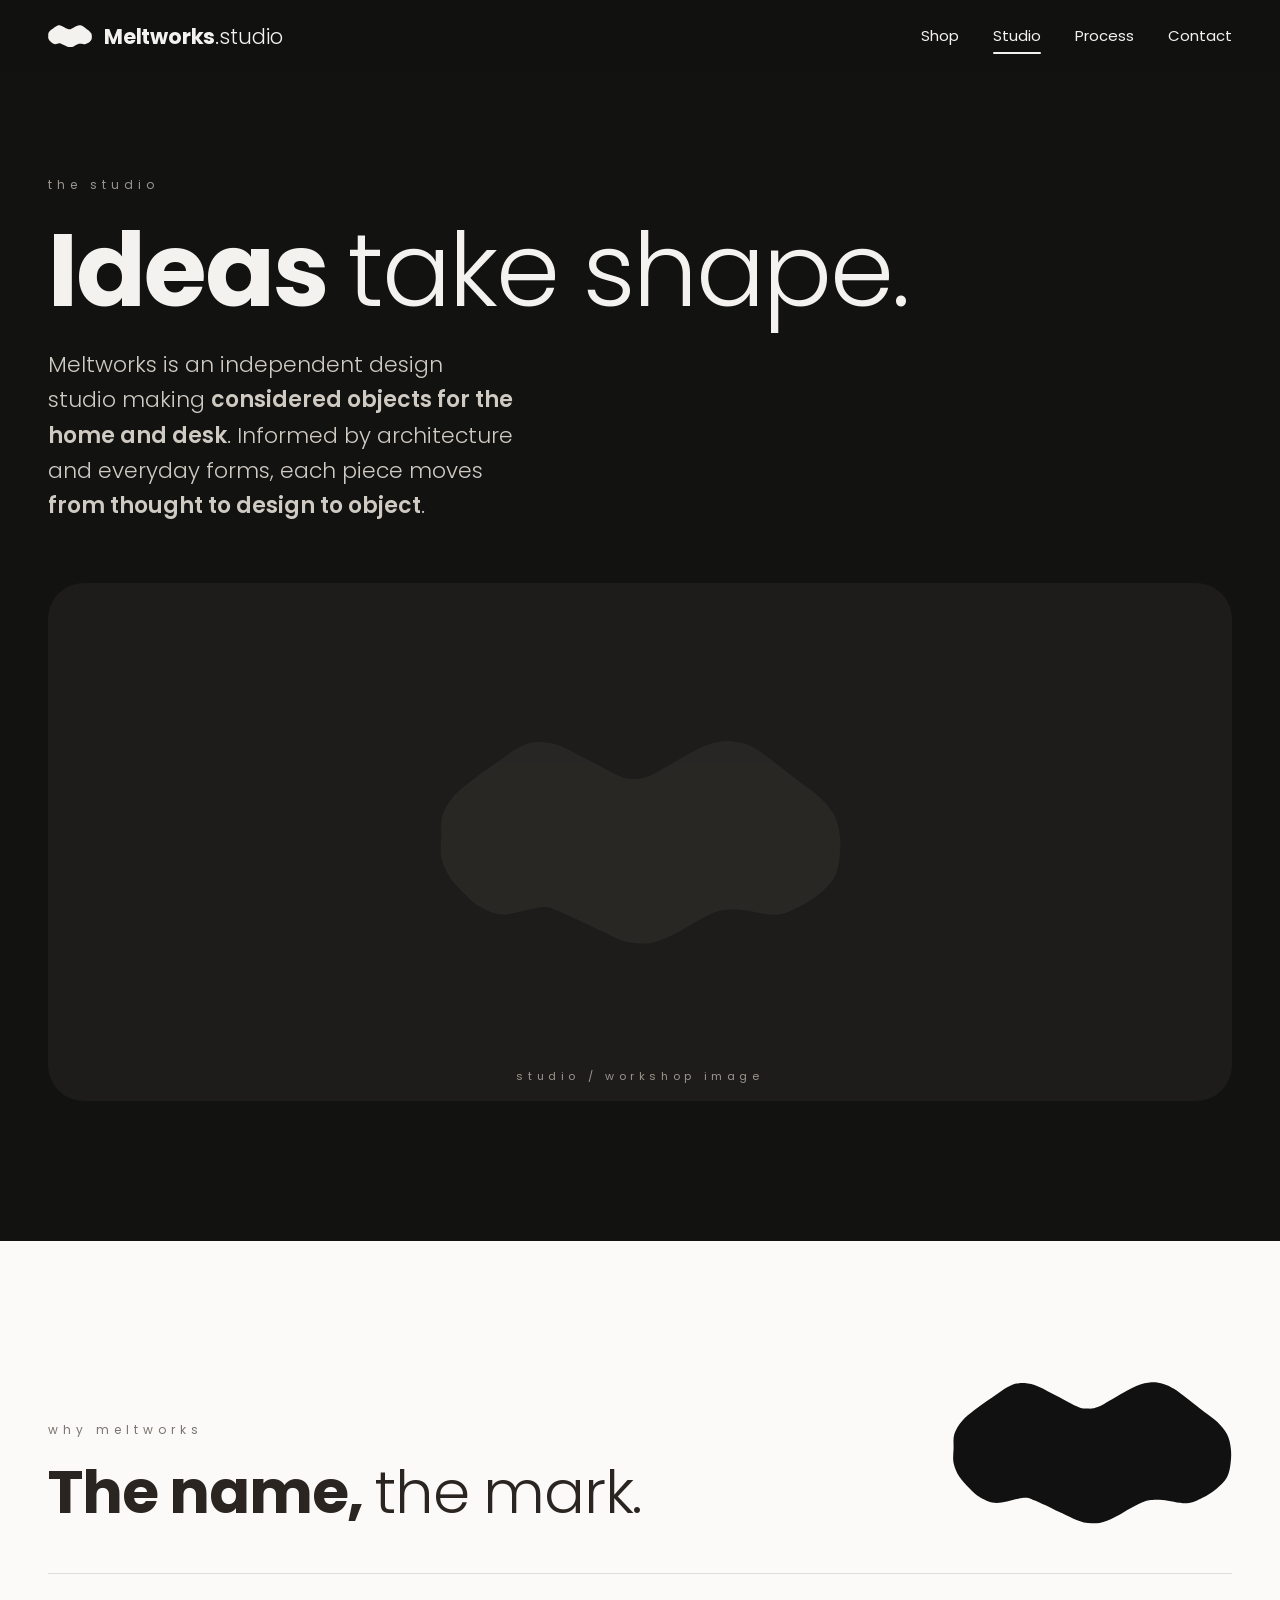
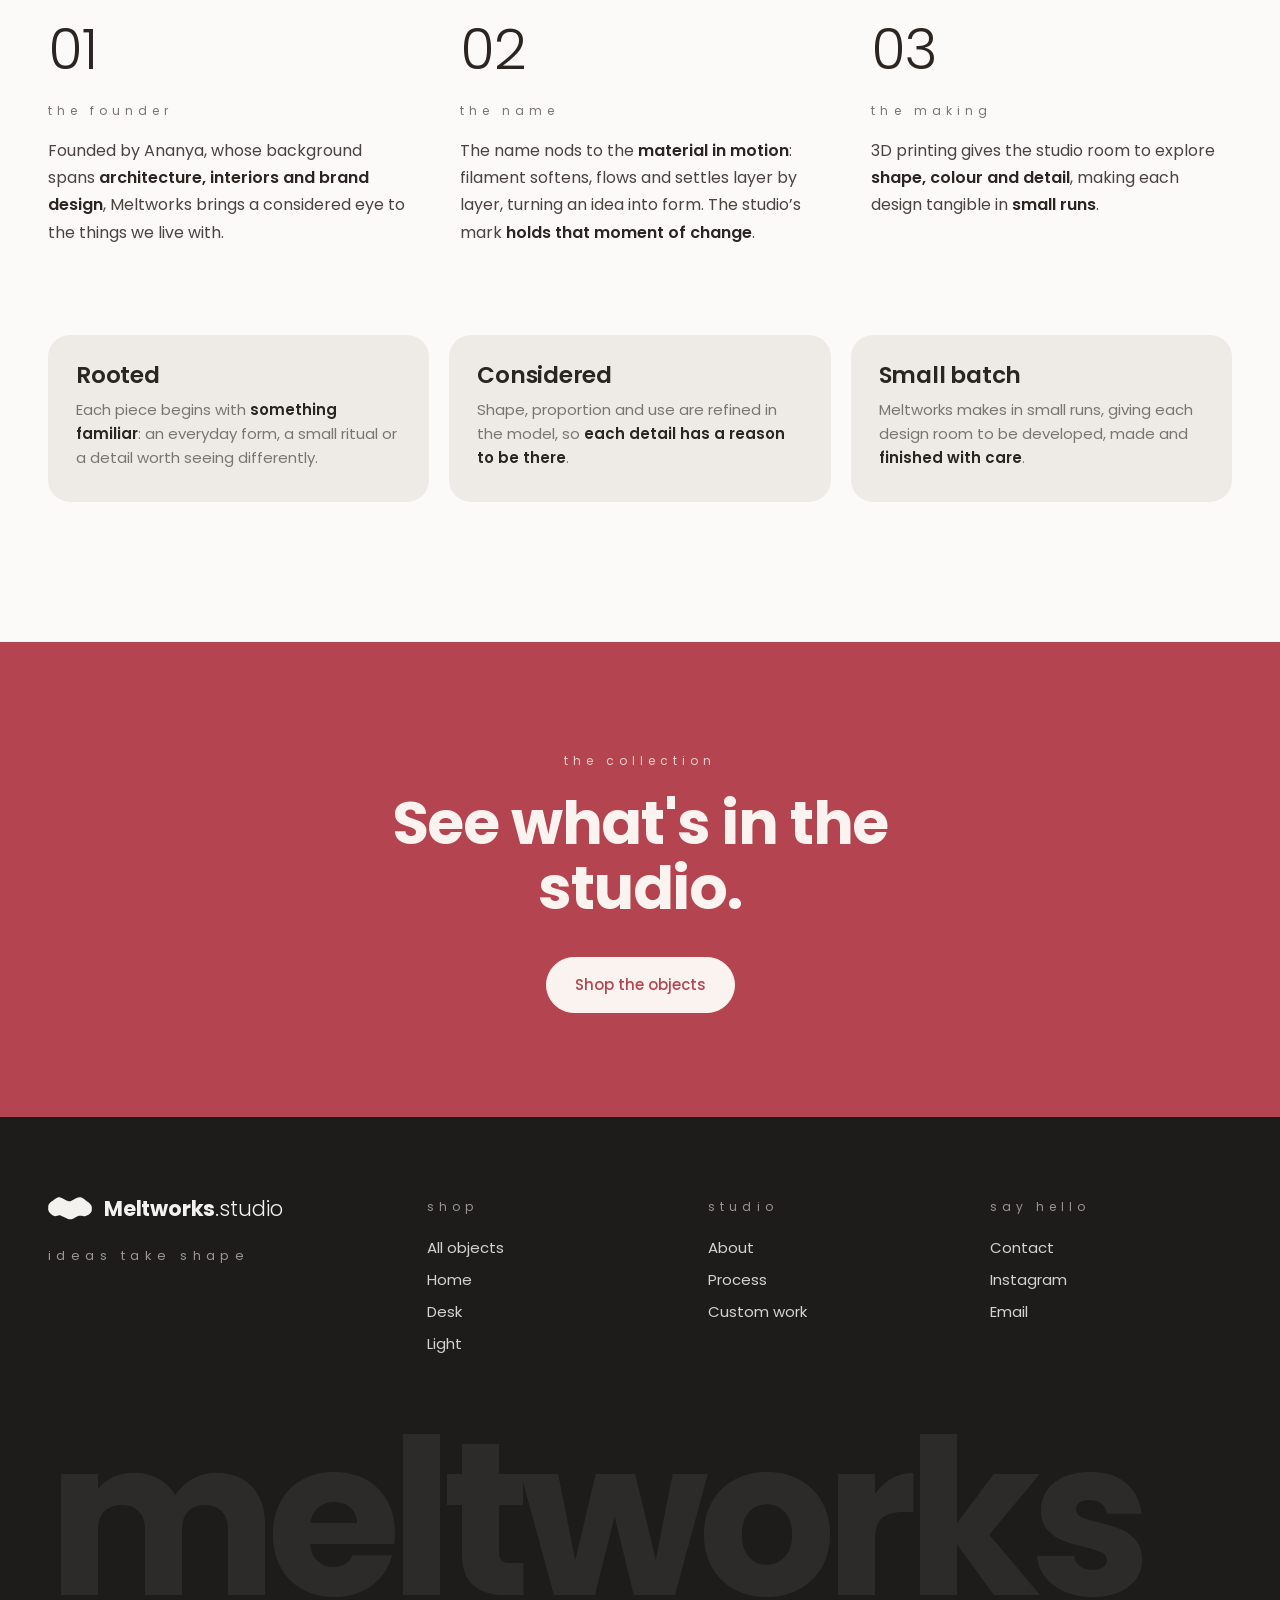
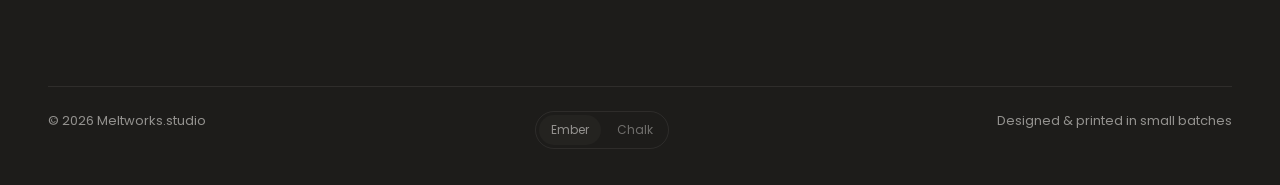
<file: about.html>
<!doctype html>
<html lang="en">
<head>
<meta charset="utf-8">
<meta name="viewport" content="width=device-width, initial-scale=1">
<script>try{if(localStorage.getItem("mw-theme")==="light")document.documentElement.dataset.theme="light"}catch(e){}</script>
<title>Studio · Meltworks.studio</title>
<meta name="description" content="About Meltworks.studio — ideas take shape.">
<link rel="icon" href="assets/favicon.svg" type="image/svg+xml">
<link rel="preconnect" href="https://fonts.googleapis.com">
<link rel="preconnect" href="https://fonts.gstatic.com" crossorigin>
<link href="https://fonts.googleapis.com/css2?family=Gochi+Hand&family=Poppins:wght@300;400;500;600;700&display=swap" rel="stylesheet">
<link rel="stylesheet" href="css/style.css?v=15">
</head>
<body>
<header class="site-header">
  <div class="container">
    <a class="wordmark" href="index.html" aria-label="Meltworks.studio home"><svg viewBox="0 0 477 245" fill="currentColor" aria-hidden="true"><path d="M475 115 C476 123.2 475.7 131.7 474.7 139.9 C473.6 148.1 472.6 156.6 468.5 164 C464.4 171.3 457.1 178 450.2 183.9 C443.2 189.7 435.1 194.8 426.7 198.9 C418.3 203 411.2 207.7 399.9 208.3 C388.6 208.9 369.6 203.6 358.9 202.7 C348.2 201.8 342 202.2 335.8 203 C329.5 203.8 325.8 205.9 321.5 207.7 C317.1 209.5 313.6 211.7 309.8 213.8 C306 215.8 302.3 217.8 298.6 219.9 C294.9 222.1 291.4 224.5 287.7 226.7 C284 228.8 280.1 230.8 276.2 232.7 C272.3 234.6 268.3 236.5 264.1 238 C260 239.5 255.7 240.9 251.3 241.7 C247 242.4 242.4 242.4 238 242.3 C233.6 242.2 229.1 241.9 224.8 241 C220.4 240.1 216.2 238.5 212.1 236.9 C208 235.3 204.1 233.2 200.2 231.3 C196.3 229.5 192.6 227.5 188.7 225.7 C184.9 223.9 180.9 222.3 177.1 220.5 C173.2 218.7 169.6 216.5 165.6 214.7 C161.6 212.8 157.4 211.1 153.1 209.2 C148.8 207.3 145 205 139.9 203.3 C134.7 201.6 132.6 198.4 122.1 199.1 C111.5 199.9 88.8 208 76.6 208 C64.4 208 56.9 203.3 49 199.1 C41.2 194.9 35.7 188.7 29.6 182.7 C23.5 176.6 16.8 170.1 12.3 162.9 C7.9 155.8 4.3 147.7 2.7 139.7 C1.1 131.7 2.4 123.2 2.7 115 C2.9 106.8 1.6 98.2 4 90.4 C6.4 82.6 11.5 74.8 17.1 68.1 C22.8 61.4 30.9 55.5 37.7 50 C44.6 44.5 51.6 39.6 58.1 35 C64.6 30.3 70.9 26.1 76.8 22 C82.8 17.9 87.8 13.5 94.1 10.5 C100.3 7.4 106.6 4.3 114.3 3.7 C122.1 3.2 131.4 4.1 140.6 7 C149.8 9.9 161.4 16.9 169.6 21 C177.8 25.1 184 28.6 189.8 31.7 C195.6 34.7 200.1 37.2 204.3 39.3 C208.5 41.5 211.8 43.1 215 44.3 C218.2 45.6 220.8 46.2 223.5 46.7 C226.1 47.1 228.4 47 230.9 47 C233.3 47.1 235.6 47.3 238 47 C240.4 46.7 242.8 45.8 245.4 45 C248 44.2 250.5 43.5 253.5 42 C256.6 40.5 259.9 38.2 263.7 36 C267.5 33.8 271.4 31.8 276.3 29 C281.3 26.2 286.7 22.9 293.3 19.3 C299.9 15.8 308.4 10.5 316.1 7.7 C323.8 4.8 332.2 2.8 339.5 2.3 C346.9 1.9 353.8 3.2 360.3 5 C366.7 6.8 372.5 9.9 378.1 13.2 C383.8 16.5 388.6 20.8 394.1 24.9 C399.5 29.1 405 33.4 411 38.1 C417 42.7 423.2 47.4 430 52.7 C436.8 57.9 445.3 63.3 451.7 69.6 C458.2 76 464.7 83.2 468.6 90.8 C472.5 98.4 474 106.8 475 115Z"/></svg><span><b>Meltworks</b><span>.studio</span></span></a>
    <button class="nav-toggle" aria-label="Menu" aria-expanded="false"><span></span><span></span></button>
    <nav class="nav"><a href="shop.html">Shop</a><a href="about.html" aria-current="page">Studio</a><a href="index.html#process">Process</a><a href="contact.html">Contact</a></nav>
  </div>
</header>
<main>

<section class="page-head">
  <div class="container">
    <span class="eyebrow">the studio</span>
    <h1>Ideas <span class="light">take shape.</span></h1>
    <p class="lede">Meltworks is an independent design studio making <strong>considered objects for the home and desk</strong>. Informed by architecture and everyday forms, each piece moves <strong>from thought to design to object</strong>.</p>
  </div>
</section>
<section class="container" style="padding-bottom:var(--section)">
  <div class="media-box reveal" style="aspect-ratio:16/7"><div class="ph"><svg viewBox="0 0 477 245" fill="currentColor" aria-hidden="true"><path d="M475 115 C476 123.2 475.7 131.7 474.7 139.9 C473.6 148.1 472.6 156.6 468.5 164 C464.4 171.3 457.1 178 450.2 183.9 C443.2 189.7 435.1 194.8 426.7 198.9 C418.3 203 411.2 207.7 399.9 208.3 C388.6 208.9 369.6 203.6 358.9 202.7 C348.2 201.8 342 202.2 335.8 203 C329.5 203.8 325.8 205.9 321.5 207.7 C317.1 209.5 313.6 211.7 309.8 213.8 C306 215.8 302.3 217.8 298.6 219.9 C294.9 222.1 291.4 224.5 287.7 226.7 C284 228.8 280.1 230.8 276.2 232.7 C272.3 234.6 268.3 236.5 264.1 238 C260 239.5 255.7 240.9 251.3 241.7 C247 242.4 242.4 242.4 238 242.3 C233.6 242.2 229.1 241.9 224.8 241 C220.4 240.1 216.2 238.5 212.1 236.9 C208 235.3 204.1 233.2 200.2 231.3 C196.3 229.5 192.6 227.5 188.7 225.7 C184.9 223.9 180.9 222.3 177.1 220.5 C173.2 218.7 169.6 216.5 165.6 214.7 C161.6 212.8 157.4 211.1 153.1 209.2 C148.8 207.3 145 205 139.9 203.3 C134.7 201.6 132.6 198.4 122.1 199.1 C111.5 199.9 88.8 208 76.6 208 C64.4 208 56.9 203.3 49 199.1 C41.2 194.9 35.7 188.7 29.6 182.7 C23.5 176.6 16.8 170.1 12.3 162.9 C7.9 155.8 4.3 147.7 2.7 139.7 C1.1 131.7 2.4 123.2 2.7 115 C2.9 106.8 1.6 98.2 4 90.4 C6.4 82.6 11.5 74.8 17.1 68.1 C22.8 61.4 30.9 55.5 37.7 50 C44.6 44.5 51.6 39.6 58.1 35 C64.6 30.3 70.9 26.1 76.8 22 C82.8 17.9 87.8 13.5 94.1 10.5 C100.3 7.4 106.6 4.3 114.3 3.7 C122.1 3.2 131.4 4.1 140.6 7 C149.8 9.9 161.4 16.9 169.6 21 C177.8 25.1 184 28.6 189.8 31.7 C195.6 34.7 200.1 37.2 204.3 39.3 C208.5 41.5 211.8 43.1 215 44.3 C218.2 45.6 220.8 46.2 223.5 46.7 C226.1 47.1 228.4 47 230.9 47 C233.3 47.1 235.6 47.3 238 47 C240.4 46.7 242.8 45.8 245.4 45 C248 44.2 250.5 43.5 253.5 42 C256.6 40.5 259.9 38.2 263.7 36 C267.5 33.8 271.4 31.8 276.3 29 C281.3 26.2 286.7 22.9 293.3 19.3 C299.9 15.8 308.4 10.5 316.1 7.7 C323.8 4.8 332.2 2.8 339.5 2.3 C346.9 1.9 353.8 3.2 360.3 5 C366.7 6.8 372.5 9.9 378.1 13.2 C383.8 16.5 388.6 20.8 394.1 24.9 C399.5 29.1 405 33.4 411 38.1 C417 42.7 423.2 47.4 430 52.7 C436.8 57.9 445.3 63.3 451.7 69.6 C458.2 76 464.7 83.2 468.6 90.8 C472.5 98.4 474 106.8 475 115Z"/></svg></div><span class="ph-label">studio / workshop image</span></div>
</section>
<section class="section section--light">
  <div class="container story">
    <div class="story-top reveal">
      <div><span class="eyebrow">why meltworks</span><h2>The name, <span class="light">the mark.</span></h2></div>
      <svg class="story-mark" viewBox="0 0 477 245" fill="currentColor" role="img" aria-label="The Meltworks mark"><path d="M475 115 C476 123.2 475.7 131.7 474.7 139.9 C473.6 148.1 472.6 156.6 468.5 164 C464.4 171.3 457.1 178 450.2 183.9 C443.2 189.7 435.1 194.8 426.7 198.9 C418.3 203 411.2 207.7 399.9 208.3 C388.6 208.9 369.6 203.6 358.9 202.7 C348.2 201.8 342 202.2 335.8 203 C329.5 203.8 325.8 205.9 321.5 207.7 C317.1 209.5 313.6 211.7 309.8 213.8 C306 215.8 302.3 217.8 298.6 219.9 C294.9 222.1 291.4 224.5 287.7 226.7 C284 228.8 280.1 230.8 276.2 232.7 C272.3 234.6 268.3 236.5 264.1 238 C260 239.5 255.7 240.9 251.3 241.7 C247 242.4 242.4 242.4 238 242.3 C233.6 242.2 229.1 241.9 224.8 241 C220.4 240.1 216.2 238.5 212.1 236.9 C208 235.3 204.1 233.2 200.2 231.3 C196.3 229.5 192.6 227.5 188.7 225.7 C184.9 223.9 180.9 222.3 177.1 220.5 C173.2 218.7 169.6 216.5 165.6 214.7 C161.6 212.8 157.4 211.1 153.1 209.2 C148.8 207.3 145 205 139.9 203.3 C134.7 201.6 132.6 198.4 122.1 199.1 C111.5 199.9 88.8 208 76.6 208 C64.4 208 56.9 203.3 49 199.1 C41.2 194.9 35.7 188.7 29.6 182.7 C23.5 176.6 16.8 170.1 12.3 162.9 C7.9 155.8 4.3 147.7 2.7 139.7 C1.1 131.7 2.4 123.2 2.7 115 C2.9 106.8 1.6 98.2 4 90.4 C6.4 82.6 11.5 74.8 17.1 68.1 C22.8 61.4 30.9 55.5 37.7 50 C44.6 44.5 51.6 39.6 58.1 35 C64.6 30.3 70.9 26.1 76.8 22 C82.8 17.9 87.8 13.5 94.1 10.5 C100.3 7.4 106.6 4.3 114.3 3.7 C122.1 3.2 131.4 4.1 140.6 7 C149.8 9.9 161.4 16.9 169.6 21 C177.8 25.1 184 28.6 189.8 31.7 C195.6 34.7 200.1 37.2 204.3 39.3 C208.5 41.5 211.8 43.1 215 44.3 C218.2 45.6 220.8 46.2 223.5 46.7 C226.1 47.1 228.4 47 230.9 47 C233.3 47.1 235.6 47.3 238 47 C240.4 46.7 242.8 45.8 245.4 45 C248 44.2 250.5 43.5 253.5 42 C256.6 40.5 259.9 38.2 263.7 36 C267.5 33.8 271.4 31.8 276.3 29 C281.3 26.2 286.7 22.9 293.3 19.3 C299.9 15.8 308.4 10.5 316.1 7.7 C323.8 4.8 332.2 2.8 339.5 2.3 C346.9 1.9 353.8 3.2 360.3 5 C366.7 6.8 372.5 9.9 378.1 13.2 C383.8 16.5 388.6 20.8 394.1 24.9 C399.5 29.1 405 33.4 411 38.1 C417 42.7 423.2 47.4 430 52.7 C436.8 57.9 445.3 63.3 451.7 69.6 C458.2 76 464.7 83.2 468.6 90.8 C472.5 98.4 474 106.8 475 115Z"/></svg>
    </div>
    <div class="chapters">
      <div class="chapter reveal"><span class="chapter-n">01</span><span class="eyebrow">the founder</span><p>Founded by Ananya, whose background spans <strong>architecture, interiors and brand design</strong>, Meltworks brings a considered eye to the things we live with.</p></div>
      <div class="chapter reveal"><span class="chapter-n">02</span><span class="eyebrow">the name</span><p>The name nods to the <strong>material in motion</strong>: filament softens, flows and settles layer by layer, turning an idea into form. The studio’s mark <strong>holds that moment of change</strong>.</p></div>
      <div class="chapter reveal"><span class="chapter-n">03</span><span class="eyebrow">the making</span><p>3D printing gives the studio room to explore <strong>shape, colour and detail</strong>, making each design tangible in <strong>small runs</strong>.</p></div>
    </div>
  </div>
  <div class="container values">
    <div class="reveal"><h3>Rooted</h3><p>Each piece begins with <strong>something familiar</strong>: an everyday form, a small ritual or a detail worth seeing differently.</p></div>
    <div class="reveal"><h3>Considered</h3><p>Shape, proportion and use are refined in the model, so <strong>each detail has a reason to be there</strong>.</p></div>
    <div class="reveal"><h3>Small batch</h3><p>Meltworks makes in small runs, giving each design room to be developed, made and <strong>finished with care</strong>.</p></div>
  </div>
</section>
<section class="section cta" style="--cta-pad: 104px">
  <div class="container reveal">
    <span class="eyebrow">the collection</span>
    <h2 style="margin-top:18px">See what's in the studio.</h2>
    <div class="btn-row" style="margin-top:36px"><a class="btn" href="shop.html">Shop the objects</a></div>
  </div>
</section>
</main>
<footer class="site-footer">
  <div class="container">
    <div class="footer-top">
      <div>
        <a class="wordmark" href="index.html"><svg viewBox="0 0 477 245" fill="currentColor" aria-hidden="true"><path d="M475 115 C476 123.2 475.7 131.7 474.7 139.9 C473.6 148.1 472.6 156.6 468.5 164 C464.4 171.3 457.1 178 450.2 183.9 C443.2 189.7 435.1 194.8 426.7 198.9 C418.3 203 411.2 207.7 399.9 208.3 C388.6 208.9 369.6 203.6 358.9 202.7 C348.2 201.8 342 202.2 335.8 203 C329.5 203.8 325.8 205.9 321.5 207.7 C317.1 209.5 313.6 211.7 309.8 213.8 C306 215.8 302.3 217.8 298.6 219.9 C294.9 222.1 291.4 224.5 287.7 226.7 C284 228.8 280.1 230.8 276.2 232.7 C272.3 234.6 268.3 236.5 264.1 238 C260 239.5 255.7 240.9 251.3 241.7 C247 242.4 242.4 242.4 238 242.3 C233.6 242.2 229.1 241.9 224.8 241 C220.4 240.1 216.2 238.5 212.1 236.9 C208 235.3 204.1 233.2 200.2 231.3 C196.3 229.5 192.6 227.5 188.7 225.7 C184.9 223.9 180.9 222.3 177.1 220.5 C173.2 218.7 169.6 216.5 165.6 214.7 C161.6 212.8 157.4 211.1 153.1 209.2 C148.8 207.3 145 205 139.9 203.3 C134.7 201.6 132.6 198.4 122.1 199.1 C111.5 199.9 88.8 208 76.6 208 C64.4 208 56.9 203.3 49 199.1 C41.2 194.9 35.7 188.7 29.6 182.7 C23.5 176.6 16.8 170.1 12.3 162.9 C7.9 155.8 4.3 147.7 2.7 139.7 C1.1 131.7 2.4 123.2 2.7 115 C2.9 106.8 1.6 98.2 4 90.4 C6.4 82.6 11.5 74.8 17.1 68.1 C22.8 61.4 30.9 55.5 37.7 50 C44.6 44.5 51.6 39.6 58.1 35 C64.6 30.3 70.9 26.1 76.8 22 C82.8 17.9 87.8 13.5 94.1 10.5 C100.3 7.4 106.6 4.3 114.3 3.7 C122.1 3.2 131.4 4.1 140.6 7 C149.8 9.9 161.4 16.9 169.6 21 C177.8 25.1 184 28.6 189.8 31.7 C195.6 34.7 200.1 37.2 204.3 39.3 C208.5 41.5 211.8 43.1 215 44.3 C218.2 45.6 220.8 46.2 223.5 46.7 C226.1 47.1 228.4 47 230.9 47 C233.3 47.1 235.6 47.3 238 47 C240.4 46.7 242.8 45.8 245.4 45 C248 44.2 250.5 43.5 253.5 42 C256.6 40.5 259.9 38.2 263.7 36 C267.5 33.8 271.4 31.8 276.3 29 C281.3 26.2 286.7 22.9 293.3 19.3 C299.9 15.8 308.4 10.5 316.1 7.7 C323.8 4.8 332.2 2.8 339.5 2.3 C346.9 1.9 353.8 3.2 360.3 5 C366.7 6.8 372.5 9.9 378.1 13.2 C383.8 16.5 388.6 20.8 394.1 24.9 C399.5 29.1 405 33.4 411 38.1 C417 42.7 423.2 47.4 430 52.7 C436.8 57.9 445.3 63.3 451.7 69.6 C458.2 76 464.7 83.2 468.6 90.8 C472.5 98.4 474 106.8 475 115Z"/></svg><span><b>Meltworks</b><span>.studio</span></span></a>
        <p class="tagline">ideas take shape</p>
      </div>
      <div class="footer-col"><h4>shop</h4><a href="shop.html">All objects</a><a href="shop.html">Home</a><a href="shop.html">Desk</a><a href="shop.html">Light</a></div>
      <div class="footer-col"><h4>studio</h4><a href="about.html">About</a><a href="index.html#process">Process</a><a href="contact.html">Custom work</a></div>
      <div class="footer-col"><h4>say hello</h4><a href="contact.html">Contact</a><a href="https://www.instagram.com/meltworks.studio/" target="_blank" rel="noopener">Instagram</a><a href="mailto:hello@meltworks.co.in">Email</a></div>
    </div>
    <div class="footer-word" aria-hidden="true">meltworks</div>
    <div class="footer-bottom"><span>© <span data-year>2026</span> Meltworks.studio</span><span class="theme-switch" role="group" aria-label="Colour theme"><button type="button" data-theme-set="dark">Ember</button><button type="button" data-theme-set="light">Chalk</button></span><span>Designed &amp; printed in small batches</span></div>
  </div>
</footer>
<script src="js/main.js?v=6"></script>
</body>
</html>
</file>
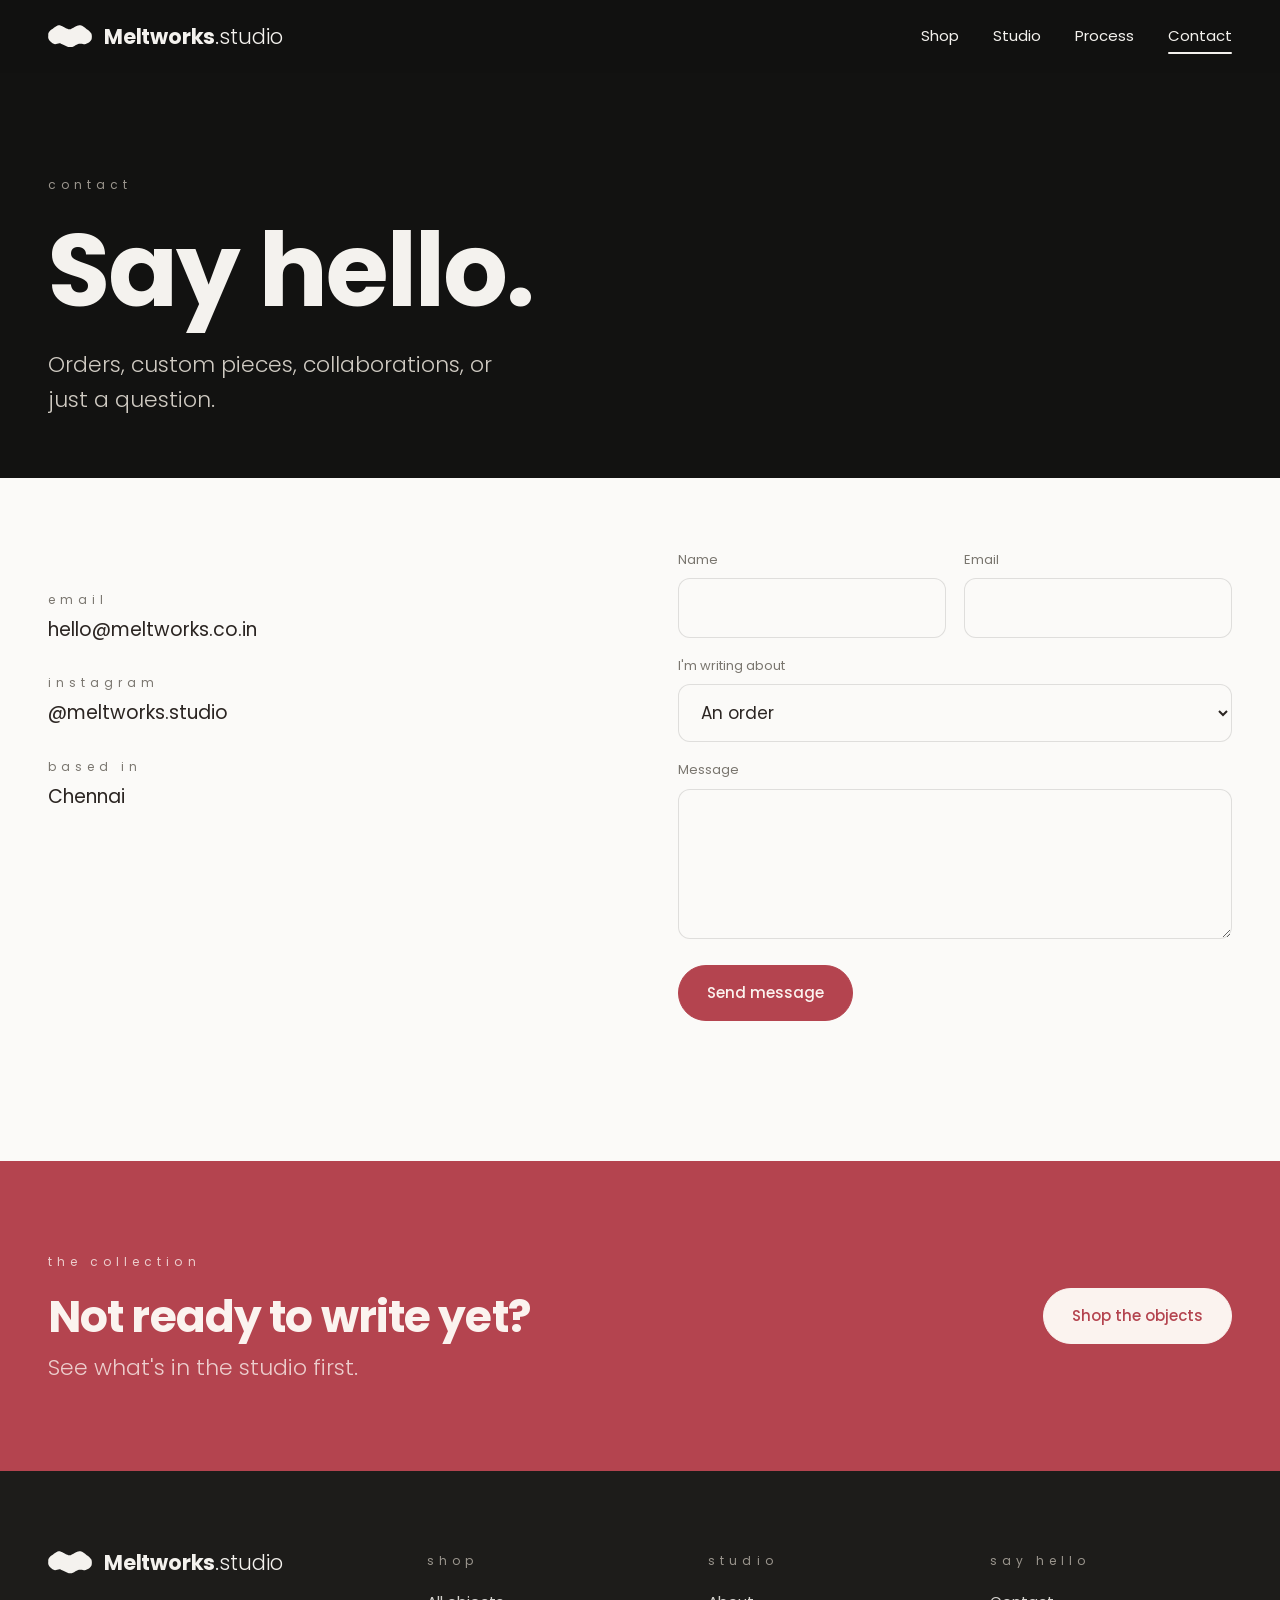
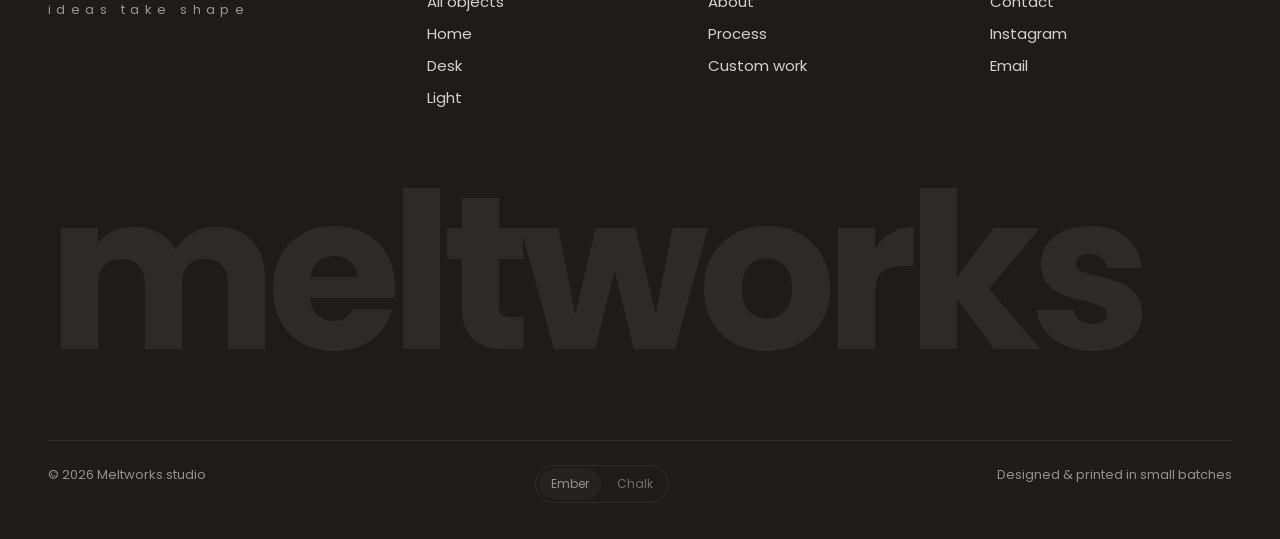
<file: contact.html>
<!doctype html>
<html lang="en">
<head>
<meta charset="utf-8">
<meta name="viewport" content="width=device-width, initial-scale=1">
<script>try{if(localStorage.getItem("mw-theme")==="light")document.documentElement.dataset.theme="light"}catch(e){}</script>
<title>Contact · Meltworks.studio</title>
<meta name="description" content="Contact Meltworks.studio for orders and custom work.">
<link rel="icon" href="assets/favicon.svg" type="image/svg+xml">
<link rel="preconnect" href="https://fonts.googleapis.com">
<link rel="preconnect" href="https://fonts.gstatic.com" crossorigin>
<link href="https://fonts.googleapis.com/css2?family=Gochi+Hand&family=Poppins:wght@300;400;500;600;700&display=swap" rel="stylesheet">
<link rel="stylesheet" href="css/style.css?v=15">
</head>
<body>
<header class="site-header">
  <div class="container">
    <a class="wordmark" href="index.html" aria-label="Meltworks.studio home"><svg viewBox="0 0 477 245" fill="currentColor" aria-hidden="true"><path d="M475 115 C476 123.2 475.7 131.7 474.7 139.9 C473.6 148.1 472.6 156.6 468.5 164 C464.4 171.3 457.1 178 450.2 183.9 C443.2 189.7 435.1 194.8 426.7 198.9 C418.3 203 411.2 207.7 399.9 208.3 C388.6 208.9 369.6 203.6 358.9 202.7 C348.2 201.8 342 202.2 335.8 203 C329.5 203.8 325.8 205.9 321.5 207.7 C317.1 209.5 313.6 211.7 309.8 213.8 C306 215.8 302.3 217.8 298.6 219.9 C294.9 222.1 291.4 224.5 287.7 226.7 C284 228.8 280.1 230.8 276.2 232.7 C272.3 234.6 268.3 236.5 264.1 238 C260 239.5 255.7 240.9 251.3 241.7 C247 242.4 242.4 242.4 238 242.3 C233.6 242.2 229.1 241.9 224.8 241 C220.4 240.1 216.2 238.5 212.1 236.9 C208 235.3 204.1 233.2 200.2 231.3 C196.3 229.5 192.6 227.5 188.7 225.7 C184.9 223.9 180.9 222.3 177.1 220.5 C173.2 218.7 169.6 216.5 165.6 214.7 C161.6 212.8 157.4 211.1 153.1 209.2 C148.8 207.3 145 205 139.9 203.3 C134.7 201.6 132.6 198.4 122.1 199.1 C111.5 199.9 88.8 208 76.6 208 C64.4 208 56.9 203.3 49 199.1 C41.2 194.9 35.7 188.7 29.6 182.7 C23.5 176.6 16.8 170.1 12.3 162.9 C7.9 155.8 4.3 147.7 2.7 139.7 C1.1 131.7 2.4 123.2 2.7 115 C2.9 106.8 1.6 98.2 4 90.4 C6.4 82.6 11.5 74.8 17.1 68.1 C22.8 61.4 30.9 55.5 37.7 50 C44.6 44.5 51.6 39.6 58.1 35 C64.6 30.3 70.9 26.1 76.8 22 C82.8 17.9 87.8 13.5 94.1 10.5 C100.3 7.4 106.6 4.3 114.3 3.7 C122.1 3.2 131.4 4.1 140.6 7 C149.8 9.9 161.4 16.9 169.6 21 C177.8 25.1 184 28.6 189.8 31.7 C195.6 34.7 200.1 37.2 204.3 39.3 C208.5 41.5 211.8 43.1 215 44.3 C218.2 45.6 220.8 46.2 223.5 46.7 C226.1 47.1 228.4 47 230.9 47 C233.3 47.1 235.6 47.3 238 47 C240.4 46.7 242.8 45.8 245.4 45 C248 44.2 250.5 43.5 253.5 42 C256.6 40.5 259.9 38.2 263.7 36 C267.5 33.8 271.4 31.8 276.3 29 C281.3 26.2 286.7 22.9 293.3 19.3 C299.9 15.8 308.4 10.5 316.1 7.7 C323.8 4.8 332.2 2.8 339.5 2.3 C346.9 1.9 353.8 3.2 360.3 5 C366.7 6.8 372.5 9.9 378.1 13.2 C383.8 16.5 388.6 20.8 394.1 24.9 C399.5 29.1 405 33.4 411 38.1 C417 42.7 423.2 47.4 430 52.7 C436.8 57.9 445.3 63.3 451.7 69.6 C458.2 76 464.7 83.2 468.6 90.8 C472.5 98.4 474 106.8 475 115Z"/></svg><span><b>Meltworks</b><span>.studio</span></span></a>
    <button class="nav-toggle" aria-label="Menu" aria-expanded="false"><span></span><span></span></button>
    <nav class="nav"><a href="shop.html">Shop</a><a href="about.html">Studio</a><a href="index.html#process">Process</a><a href="contact.html" aria-current="page">Contact</a></nav>
  </div>
</header>
<main>

<section class="page-head">
  <div class="container"><span class="eyebrow">contact</span><h1>Say hello.</h1><p class="lede">Orders, custom pieces, collaborations, or just a question.</p></div>
</section>
<section class="section--light wrap-light">
<div class="container split" style="align-items:start">
  <div>
    <div class="contact-list">
      <div><span class="eyebrow">email</span><a href="mailto:hello@meltworks.co.in">hello@meltworks.co.in</a></div>
      <div><span class="eyebrow">instagram</span><a href="https://www.instagram.com/meltworks.studio/" target="_blank" rel="noopener">@meltworks.studio</a></div>
      <div><span class="eyebrow">based in</span><p style="font-size:19px">Chennai</p></div>
    </div>
  </div>
  <!-- Submissions go to Formspree, which emails them to the studio -->
  <form class="form" action="https://formspree.io/f/xyewoowz" method="post" data-ajax-form>
    <input type="hidden" name="_subject" value="New message from meltworks.co.in">
    <input type="text" name="_gotcha" tabindex="-1" autocomplete="off" aria-hidden="true" style="display:none">
    <div class="form-row">
      <div class="field"><label for="name">Name</label><input id="name" name="name" autocomplete="name" required></div>
      <div class="field"><label for="email">Email</label><input id="email" name="email" type="email" autocomplete="email" required></div>
    </div>
    <div class="field"><label for="topic">I'm writing about</label>
      <select id="topic" name="topic"><option>An order</option><option>A custom piece</option><option>A collaboration</option><option>Something else</option></select></div>
    <div class="field"><label for="msg">Message</label><textarea id="msg" name="message" required></textarea></div>
    <div><button class="btn" type="submit">Send message</button></div>
    <p class="lede" role="status" aria-live="polite" data-form-status hidden></p>
  </form>
</div>
</section>
<section class="section cta cta--compact" style="--cta-pad: 86px">
  <div class="container reveal">
    <div>
    <span class="eyebrow">the collection</span>
    <h2 style="margin-top:18px">Not ready to write yet?</h2>
    <p class="lede">See what's in the studio first.</p>
    </div>
    <div class="btn-row"><a class="btn" href="shop.html">Shop the objects</a></div>
  </div>
</section>
</main>
<footer class="site-footer">
  <div class="container">
    <div class="footer-top">
      <div>
        <a class="wordmark" href="index.html"><svg viewBox="0 0 477 245" fill="currentColor" aria-hidden="true"><path d="M475 115 C476 123.2 475.7 131.7 474.7 139.9 C473.6 148.1 472.6 156.6 468.5 164 C464.4 171.3 457.1 178 450.2 183.9 C443.2 189.7 435.1 194.8 426.7 198.9 C418.3 203 411.2 207.7 399.9 208.3 C388.6 208.9 369.6 203.6 358.9 202.7 C348.2 201.8 342 202.2 335.8 203 C329.5 203.8 325.8 205.9 321.5 207.7 C317.1 209.5 313.6 211.7 309.8 213.8 C306 215.8 302.3 217.8 298.6 219.9 C294.9 222.1 291.4 224.5 287.7 226.7 C284 228.8 280.1 230.8 276.2 232.7 C272.3 234.6 268.3 236.5 264.1 238 C260 239.5 255.7 240.9 251.3 241.7 C247 242.4 242.4 242.4 238 242.3 C233.6 242.2 229.1 241.9 224.8 241 C220.4 240.1 216.2 238.5 212.1 236.9 C208 235.3 204.1 233.2 200.2 231.3 C196.3 229.5 192.6 227.5 188.7 225.7 C184.9 223.9 180.9 222.3 177.1 220.5 C173.2 218.7 169.6 216.5 165.6 214.7 C161.6 212.8 157.4 211.1 153.1 209.2 C148.8 207.3 145 205 139.9 203.3 C134.7 201.6 132.6 198.4 122.1 199.1 C111.5 199.9 88.8 208 76.6 208 C64.4 208 56.9 203.3 49 199.1 C41.2 194.9 35.7 188.7 29.6 182.7 C23.5 176.6 16.8 170.1 12.3 162.9 C7.9 155.8 4.3 147.7 2.7 139.7 C1.1 131.7 2.4 123.2 2.7 115 C2.9 106.8 1.6 98.2 4 90.4 C6.4 82.6 11.5 74.8 17.1 68.1 C22.8 61.4 30.9 55.5 37.7 50 C44.6 44.5 51.6 39.6 58.1 35 C64.6 30.3 70.9 26.1 76.8 22 C82.8 17.9 87.8 13.5 94.1 10.5 C100.3 7.4 106.6 4.3 114.3 3.7 C122.1 3.2 131.4 4.1 140.6 7 C149.8 9.9 161.4 16.9 169.6 21 C177.8 25.1 184 28.6 189.8 31.7 C195.6 34.7 200.1 37.2 204.3 39.3 C208.5 41.5 211.8 43.1 215 44.3 C218.2 45.6 220.8 46.2 223.5 46.7 C226.1 47.1 228.4 47 230.9 47 C233.3 47.1 235.6 47.3 238 47 C240.4 46.7 242.8 45.8 245.4 45 C248 44.2 250.5 43.5 253.5 42 C256.6 40.5 259.9 38.2 263.7 36 C267.5 33.8 271.4 31.8 276.3 29 C281.3 26.2 286.7 22.9 293.3 19.3 C299.9 15.8 308.4 10.5 316.1 7.7 C323.8 4.8 332.2 2.8 339.5 2.3 C346.9 1.9 353.8 3.2 360.3 5 C366.7 6.8 372.5 9.9 378.1 13.2 C383.8 16.5 388.6 20.8 394.1 24.9 C399.5 29.1 405 33.4 411 38.1 C417 42.7 423.2 47.4 430 52.7 C436.8 57.9 445.3 63.3 451.7 69.6 C458.2 76 464.7 83.2 468.6 90.8 C472.5 98.4 474 106.8 475 115Z"/></svg><span><b>Meltworks</b><span>.studio</span></span></a>
        <p class="tagline">ideas take shape</p>
      </div>
      <div class="footer-col"><h4>shop</h4><a href="shop.html">All objects</a><a href="shop.html">Home</a><a href="shop.html">Desk</a><a href="shop.html">Light</a></div>
      <div class="footer-col"><h4>studio</h4><a href="about.html">About</a><a href="index.html#process">Process</a><a href="contact.html">Custom work</a></div>
      <div class="footer-col"><h4>say hello</h4><a href="contact.html">Contact</a><a href="https://www.instagram.com/meltworks.studio/" target="_blank" rel="noopener">Instagram</a><a href="mailto:hello@meltworks.co.in">Email</a></div>
    </div>
    <div class="footer-word" aria-hidden="true">meltworks</div>
    <div class="footer-bottom"><span>© <span data-year>2026</span> Meltworks.studio</span><span class="theme-switch" role="group" aria-label="Colour theme"><button type="button" data-theme-set="dark">Ember</button><button type="button" data-theme-set="light">Chalk</button></span><span>Designed &amp; printed in small batches</span></div>
  </div>
</footer>
<script src="js/main.js?v=6"></script>
</body>
</html>
</file>
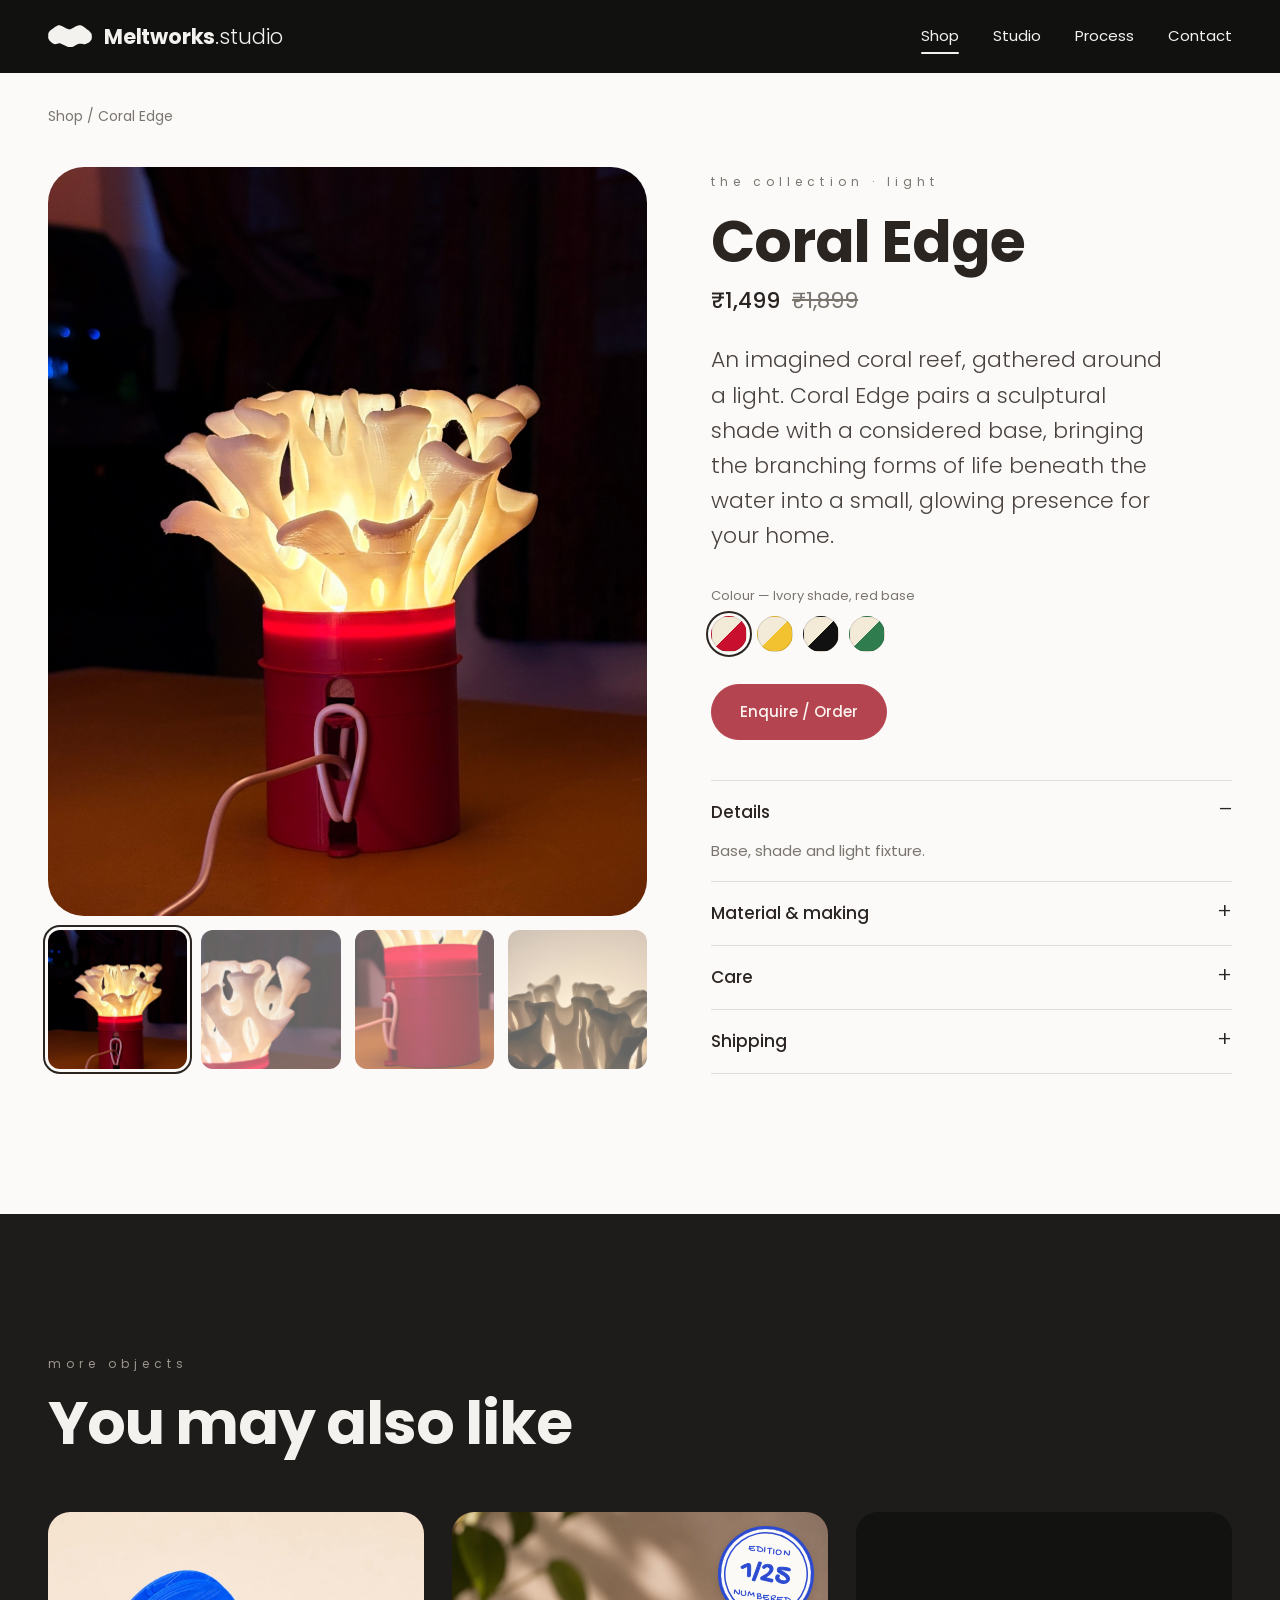
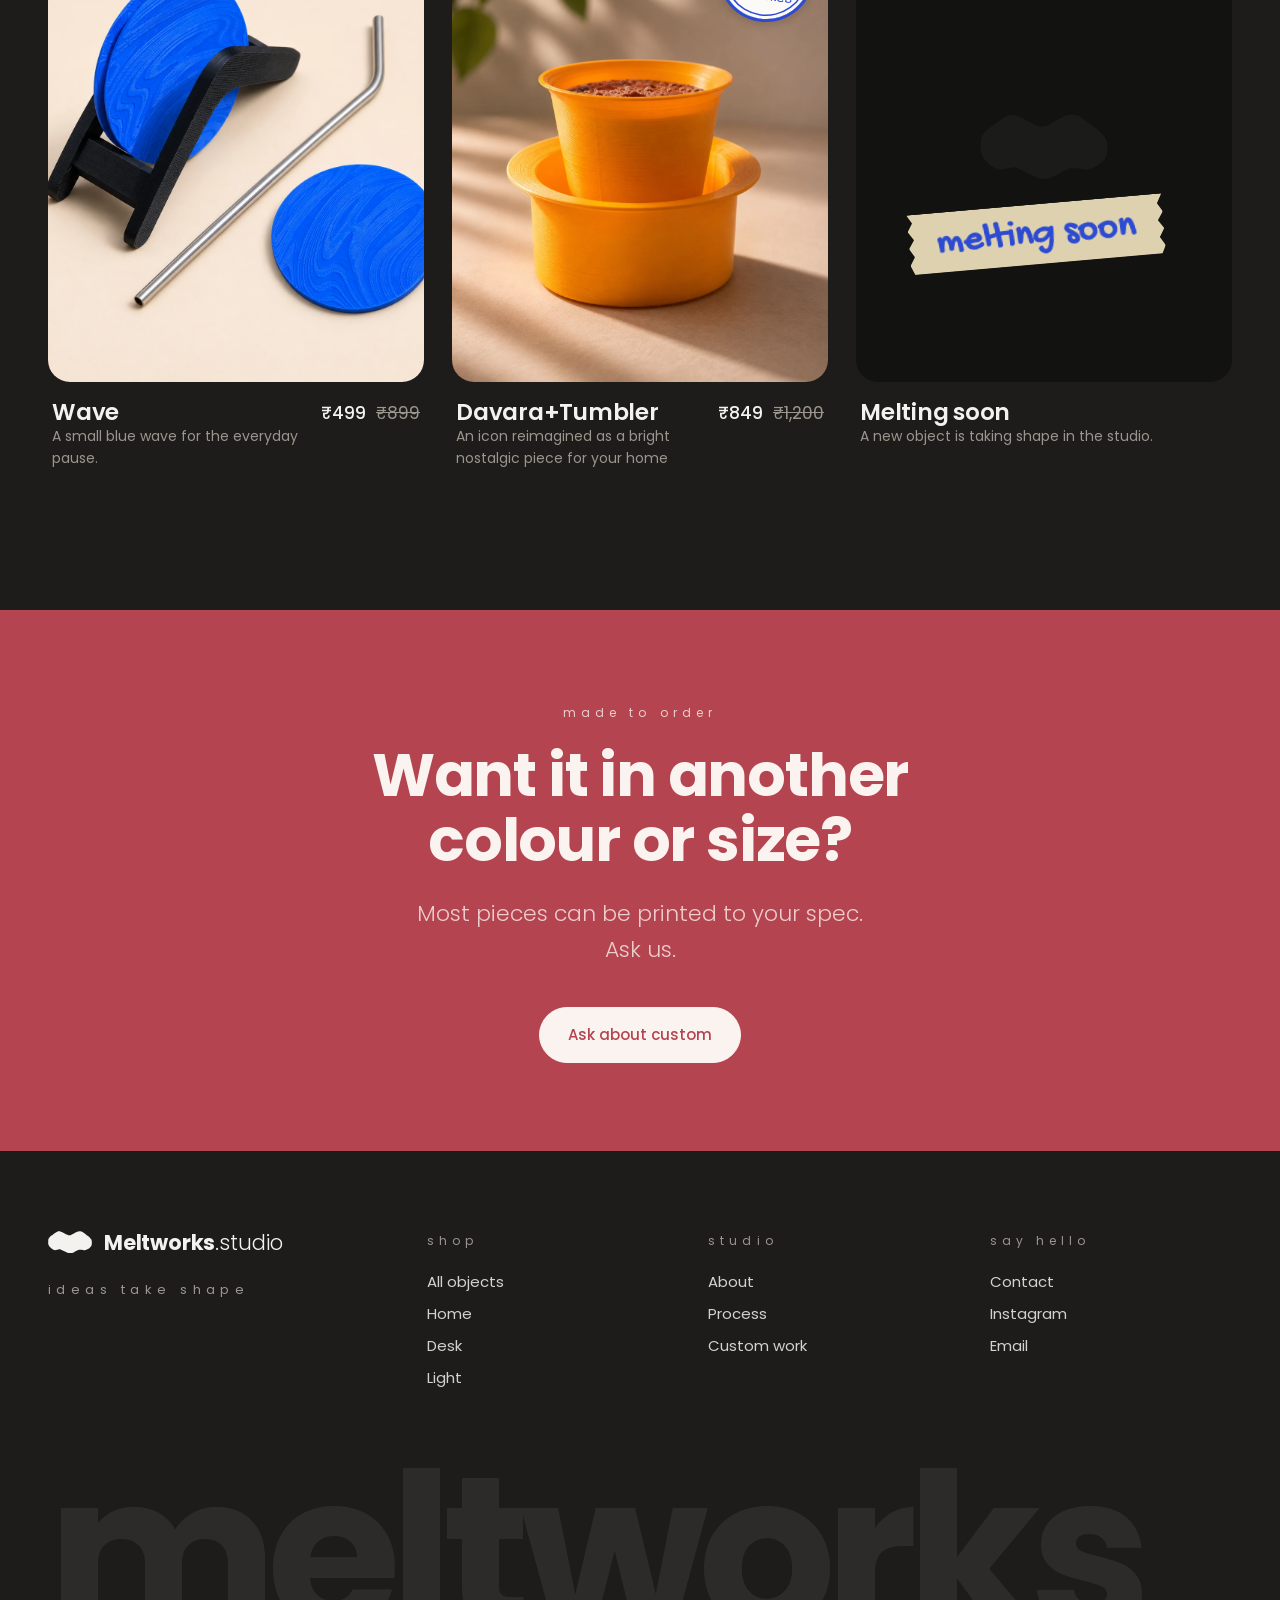
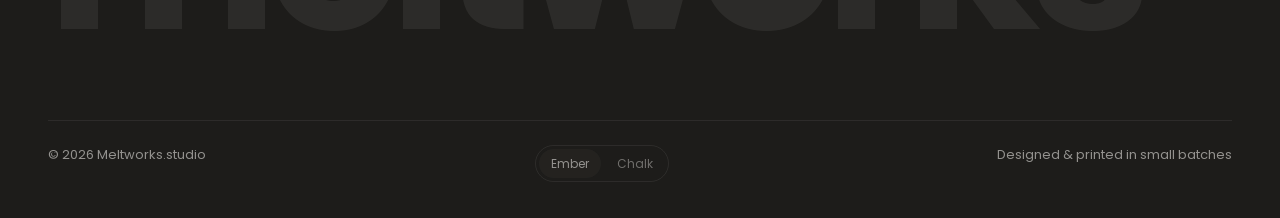
<file: product-coral-edge.html>
<!doctype html>
<html lang="en">
<head>
<meta charset="utf-8">
<meta name="viewport" content="width=device-width, initial-scale=1">
<script>try{if(localStorage.getItem("mw-theme")==="light")document.documentElement.dataset.theme="light"}catch(e){}</script>
<title>Coral Edge · Meltworks.studio</title>
<meta name="description" content="Product details — Meltworks.studio.">
<link rel="icon" href="assets/favicon.svg" type="image/svg+xml">
<link rel="preconnect" href="https://fonts.googleapis.com">
<link rel="preconnect" href="https://fonts.gstatic.com" crossorigin>
<link href="https://fonts.googleapis.com/css2?family=Gochi+Hand&family=Poppins:wght@300;400;500;600;700&display=swap" rel="stylesheet">
<link rel="stylesheet" href="css/style.css?v=15">
</head>
<body>
<header class="site-header">
  <div class="container">
    <a class="wordmark" href="index.html" aria-label="Meltworks.studio home"><svg viewBox="0 0 477 245" fill="currentColor" aria-hidden="true"><path d="M475 115 C476 123.2 475.7 131.7 474.7 139.9 C473.6 148.1 472.6 156.6 468.5 164 C464.4 171.3 457.1 178 450.2 183.9 C443.2 189.7 435.1 194.8 426.7 198.9 C418.3 203 411.2 207.7 399.9 208.3 C388.6 208.9 369.6 203.6 358.9 202.7 C348.2 201.8 342 202.2 335.8 203 C329.5 203.8 325.8 205.9 321.5 207.7 C317.1 209.5 313.6 211.7 309.8 213.8 C306 215.8 302.3 217.8 298.6 219.9 C294.9 222.1 291.4 224.5 287.7 226.7 C284 228.8 280.1 230.8 276.2 232.7 C272.3 234.6 268.3 236.5 264.1 238 C260 239.5 255.7 240.9 251.3 241.7 C247 242.4 242.4 242.4 238 242.3 C233.6 242.2 229.1 241.9 224.8 241 C220.4 240.1 216.2 238.5 212.1 236.9 C208 235.3 204.1 233.2 200.2 231.3 C196.3 229.5 192.6 227.5 188.7 225.7 C184.9 223.9 180.9 222.3 177.1 220.5 C173.2 218.7 169.6 216.5 165.6 214.7 C161.6 212.8 157.4 211.1 153.1 209.2 C148.8 207.3 145 205 139.9 203.3 C134.7 201.6 132.6 198.4 122.1 199.1 C111.5 199.9 88.8 208 76.6 208 C64.4 208 56.9 203.3 49 199.1 C41.2 194.9 35.7 188.7 29.6 182.7 C23.5 176.6 16.8 170.1 12.3 162.9 C7.9 155.8 4.3 147.7 2.7 139.7 C1.1 131.7 2.4 123.2 2.7 115 C2.9 106.8 1.6 98.2 4 90.4 C6.4 82.6 11.5 74.8 17.1 68.1 C22.8 61.4 30.9 55.5 37.7 50 C44.6 44.5 51.6 39.6 58.1 35 C64.6 30.3 70.9 26.1 76.8 22 C82.8 17.9 87.8 13.5 94.1 10.5 C100.3 7.4 106.6 4.3 114.3 3.7 C122.1 3.2 131.4 4.1 140.6 7 C149.8 9.9 161.4 16.9 169.6 21 C177.8 25.1 184 28.6 189.8 31.7 C195.6 34.7 200.1 37.2 204.3 39.3 C208.5 41.5 211.8 43.1 215 44.3 C218.2 45.6 220.8 46.2 223.5 46.7 C226.1 47.1 228.4 47 230.9 47 C233.3 47.1 235.6 47.3 238 47 C240.4 46.7 242.8 45.8 245.4 45 C248 44.2 250.5 43.5 253.5 42 C256.6 40.5 259.9 38.2 263.7 36 C267.5 33.8 271.4 31.8 276.3 29 C281.3 26.2 286.7 22.9 293.3 19.3 C299.9 15.8 308.4 10.5 316.1 7.7 C323.8 4.8 332.2 2.8 339.5 2.3 C346.9 1.9 353.8 3.2 360.3 5 C366.7 6.8 372.5 9.9 378.1 13.2 C383.8 16.5 388.6 20.8 394.1 24.9 C399.5 29.1 405 33.4 411 38.1 C417 42.7 423.2 47.4 430 52.7 C436.8 57.9 445.3 63.3 451.7 69.6 C458.2 76 464.7 83.2 468.6 90.8 C472.5 98.4 474 106.8 475 115Z"/></svg><span><b>Meltworks</b><span>.studio</span></span></a>
    <button class="nav-toggle" aria-label="Menu" aria-expanded="false"><span></span><span></span></button>
    <nav class="nav"><a href="shop.html" aria-current="page">Shop</a><a href="about.html">Studio</a><a href="index.html#process">Process</a><a href="contact.html">Contact</a></nav>
  </div>
</header>
<main>
<section class="section--light">

<div class="container">
  <p style="padding-top:32px;font-size:14px;color:var(--muted)"><a href="shop.html">Shop</a> / Coral Edge</p>
  <div class="pdp">
    <div class="gallery">
      <div class="gallery-main"><img src="assets/products/coral-edge/coral-edge-01.jpg" alt="Coral Edge lamp glowing warm white on a red base" data-gallery-main></div>
      <div class="gallery-thumbs"><button class="gallery-thumb is-active" data-src="assets/products/coral-edge/coral-edge-01.jpg" data-alt="Coral Edge lamp glowing warm white on a red base" aria-label="Show photo 1"><img src="assets/products/coral-edge/coral-edge-01.jpg" alt="" loading="lazy"></button><button class="gallery-thumb" data-src="assets/products/coral-edge/coral-edge-02.jpg" data-alt="Close-up of the lit coral shade rising from the red base" aria-label="Show photo 2"><img src="assets/products/coral-edge/coral-edge-02.jpg" alt="" loading="lazy"></button><button class="gallery-thumb" data-src="assets/products/coral-edge/coral-edge-03.jpg" data-alt="The red base with its cable tidy, shade glowing above" aria-label="Show photo 3"><img src="assets/products/coral-edge/coral-edge-03.jpg" alt="" loading="lazy"></button><button class="gallery-thumb" data-src="assets/products/coral-edge/coral-edge-04.jpg" data-alt="Backlit coral branches in silhouette" aria-label="Show photo 4"><img src="assets/products/coral-edge/coral-edge-04.jpg" alt="" loading="lazy"></button></div>
    </div>
    <div class="pdp-info">
      <span class="eyebrow">the collection · light</span>
      <h1>Coral Edge</h1>
      <p class="pdp-price">₹1,499 <s class="price-was">₹1,899</s></p>
      <p class="lede">An imagined coral reef, gathered around a light. Coral Edge pairs a sculptural shade with a considered base, bringing the branching forms of life beneath the water into a small, glowing presence for your home.</p>
      <span class="option-label">Colour — <span data-swatch-name>Ivory shade, red base</span></span>
      <div class="swatches">
        <button class="swatch is-active" style="background:linear-gradient(135deg,#f3ead8 50%,#c8102e 50%)" aria-label="Ivory shade, red base"></button>
        <button class="swatch" style="background:linear-gradient(135deg,#f3ead8 50%,#f2c230 50%)" aria-label="Ivory shade, yellow base"></button>
        <button class="swatch" style="background:linear-gradient(135deg,#f3ead8 50%,#111 50%)" aria-label="Ivory shade, black base"></button>
        <button class="swatch" style="background:linear-gradient(135deg,#f3ead8 50%,#2f7d4f 50%)" aria-label="Ivory shade, green base"></button>
      </div>
      <div class="btn-row"><a class="btn" href="contact.html">Enquire / Order</a></div>
      <div class="specs">
        <details open><summary>Details</summary><p>Base, shade and light fixture.</p></details>
        <details><summary>Material &amp; making</summary><p>Eco PLA+.</p></details>
        <details><summary>Care</summary><p>Wipe clean with a soft, dry cloth. Keep away from heat and prolonged direct sunlight.</p></details>
        <details><summary>Shipping</summary><p>Made-to-order lead time and delivery.</p></details>
      </div>
    </div>
  </div>
</div>
</section>
<section class="section section--studio">
  <div class="container">
    <div class="section-head"><div><span class="eyebrow">more objects</span><h2>You may also like</h2></div></div>
    <div class="grid"><a class="card reveal" href="product-wave.html" data-cat="home">
        <div class="card-media"><img src="assets/products/wave/wave-01.webp" alt="Wave coasters in blue Eco PLA+ in their black stand, with a steel straw and one coaster laid flat" loading="lazy"></div>
        <div class="card-body"><div><h3>Wave</h3><p>A small blue wave for the everyday pause.</p></div><span class="card-price">₹499 <s class="price-was">₹899</s></span></div>
      </a><a class="card reveal" href="product-davara-tumbler.html" data-cat="desk">
        <div class="card-media"><img src="assets/products/davara-tumbler/davara-tumbler-01.webp" alt="Davara+Tumbler pen stand in bright orange, in soft window light" loading="lazy"><span class="stamp" style="--tilt:9deg" aria-label="Numbered edition, 1 of 25"><span>Edition</span><b>1/25</b><span>Numbered</span></span></div>
        <div class="card-body"><div><h3>Davara+Tumbler</h3><p>An icon reimagined as a bright nostalgic piece for your home</p></div><span class="card-price">₹849 <s class="price-was">₹1,200</s></span></div>
      </a><div class="card card--soon reveal" data-cat="soon">
        <div class="card-media"><div class="ph"><svg viewBox="0 0 477 245" fill="currentColor" aria-hidden="true"><path d="M475 115 C476 123.2 475.7 131.7 474.7 139.9 C473.6 148.1 472.6 156.6 468.5 164 C464.4 171.3 457.1 178 450.2 183.9 C443.2 189.7 435.1 194.8 426.7 198.9 C418.3 203 411.2 207.7 399.9 208.3 C388.6 208.9 369.6 203.6 358.9 202.7 C348.2 201.8 342 202.2 335.8 203 C329.5 203.8 325.8 205.9 321.5 207.7 C317.1 209.5 313.6 211.7 309.8 213.8 C306 215.8 302.3 217.8 298.6 219.9 C294.9 222.1 291.4 224.5 287.7 226.7 C284 228.8 280.1 230.8 276.2 232.7 C272.3 234.6 268.3 236.5 264.1 238 C260 239.5 255.7 240.9 251.3 241.7 C247 242.4 242.4 242.4 238 242.3 C233.6 242.2 229.1 241.9 224.8 241 C220.4 240.1 216.2 238.5 212.1 236.9 C208 235.3 204.1 233.2 200.2 231.3 C196.3 229.5 192.6 227.5 188.7 225.7 C184.9 223.9 180.9 222.3 177.1 220.5 C173.2 218.7 169.6 216.5 165.6 214.7 C161.6 212.8 157.4 211.1 153.1 209.2 C148.8 207.3 145 205 139.9 203.3 C134.7 201.6 132.6 198.4 122.1 199.1 C111.5 199.9 88.8 208 76.6 208 C64.4 208 56.9 203.3 49 199.1 C41.2 194.9 35.7 188.7 29.6 182.7 C23.5 176.6 16.8 170.1 12.3 162.9 C7.9 155.8 4.3 147.7 2.7 139.7 C1.1 131.7 2.4 123.2 2.7 115 C2.9 106.8 1.6 98.2 4 90.4 C6.4 82.6 11.5 74.8 17.1 68.1 C22.8 61.4 30.9 55.5 37.7 50 C44.6 44.5 51.6 39.6 58.1 35 C64.6 30.3 70.9 26.1 76.8 22 C82.8 17.9 87.8 13.5 94.1 10.5 C100.3 7.4 106.6 4.3 114.3 3.7 C122.1 3.2 131.4 4.1 140.6 7 C149.8 9.9 161.4 16.9 169.6 21 C177.8 25.1 184 28.6 189.8 31.7 C195.6 34.7 200.1 37.2 204.3 39.3 C208.5 41.5 211.8 43.1 215 44.3 C218.2 45.6 220.8 46.2 223.5 46.7 C226.1 47.1 228.4 47 230.9 47 C233.3 47.1 235.6 47.3 238 47 C240.4 46.7 242.8 45.8 245.4 45 C248 44.2 250.5 43.5 253.5 42 C256.6 40.5 259.9 38.2 263.7 36 C267.5 33.8 271.4 31.8 276.3 29 C281.3 26.2 286.7 22.9 293.3 19.3 C299.9 15.8 308.4 10.5 316.1 7.7 C323.8 4.8 332.2 2.8 339.5 2.3 C346.9 1.9 353.8 3.2 360.3 5 C366.7 6.8 372.5 9.9 378.1 13.2 C383.8 16.5 388.6 20.8 394.1 24.9 C399.5 29.1 405 33.4 411 38.1 C417 42.7 423.2 47.4 430 52.7 C436.8 57.9 445.3 63.3 451.7 69.6 C458.2 76 464.7 83.2 468.6 90.8 C472.5 98.4 474 106.8 475 115Z"/></svg></div><span class="tape" style="--tilt:-5deg;--x:-3%;--y:4%">melting soon</span></div>
        <div class="card-body"><div><h3>Melting soon</h3><p>A new object is taking shape in the studio.</p></div></div>
      </div></div>
  </div>
</section>
<section class="section cta" style="--cta-pad: 88px">
  <div class="container reveal">
    <span class="eyebrow">made to order</span>
    <h2 style="margin-top:18px">Want it in another colour or size?</h2>
    <p class="lede">Most pieces can be printed to your spec. Ask us.</p>
    <div class="btn-row"><a class="btn" href="contact.html">Ask about custom</a></div>
  </div>
</section>
</main>
<footer class="site-footer">
  <div class="container">
    <div class="footer-top">
      <div>
        <a class="wordmark" href="index.html"><svg viewBox="0 0 477 245" fill="currentColor" aria-hidden="true"><path d="M475 115 C476 123.2 475.7 131.7 474.7 139.9 C473.6 148.1 472.6 156.6 468.5 164 C464.4 171.3 457.1 178 450.2 183.9 C443.2 189.7 435.1 194.8 426.7 198.9 C418.3 203 411.2 207.7 399.9 208.3 C388.6 208.9 369.6 203.6 358.9 202.7 C348.2 201.8 342 202.2 335.8 203 C329.5 203.8 325.8 205.9 321.5 207.7 C317.1 209.5 313.6 211.7 309.8 213.8 C306 215.8 302.3 217.8 298.6 219.9 C294.9 222.1 291.4 224.5 287.7 226.7 C284 228.8 280.1 230.8 276.2 232.7 C272.3 234.6 268.3 236.5 264.1 238 C260 239.5 255.7 240.9 251.3 241.7 C247 242.4 242.4 242.4 238 242.3 C233.6 242.2 229.1 241.9 224.8 241 C220.4 240.1 216.2 238.5 212.1 236.9 C208 235.3 204.1 233.2 200.2 231.3 C196.3 229.5 192.6 227.5 188.7 225.7 C184.9 223.9 180.9 222.3 177.1 220.5 C173.2 218.7 169.6 216.5 165.6 214.7 C161.6 212.8 157.4 211.1 153.1 209.2 C148.8 207.3 145 205 139.9 203.3 C134.7 201.6 132.6 198.4 122.1 199.1 C111.5 199.9 88.8 208 76.6 208 C64.4 208 56.9 203.3 49 199.1 C41.2 194.9 35.7 188.7 29.6 182.7 C23.5 176.6 16.8 170.1 12.3 162.9 C7.9 155.8 4.3 147.7 2.7 139.7 C1.1 131.7 2.4 123.2 2.7 115 C2.9 106.8 1.6 98.2 4 90.4 C6.4 82.6 11.5 74.8 17.1 68.1 C22.8 61.4 30.9 55.5 37.7 50 C44.6 44.5 51.6 39.6 58.1 35 C64.6 30.3 70.9 26.1 76.8 22 C82.8 17.9 87.8 13.5 94.1 10.5 C100.3 7.4 106.6 4.3 114.3 3.7 C122.1 3.2 131.4 4.1 140.6 7 C149.8 9.9 161.4 16.9 169.6 21 C177.8 25.1 184 28.6 189.8 31.7 C195.6 34.7 200.1 37.2 204.3 39.3 C208.5 41.5 211.8 43.1 215 44.3 C218.2 45.6 220.8 46.2 223.5 46.7 C226.1 47.1 228.4 47 230.9 47 C233.3 47.1 235.6 47.3 238 47 C240.4 46.7 242.8 45.8 245.4 45 C248 44.2 250.5 43.5 253.5 42 C256.6 40.5 259.9 38.2 263.7 36 C267.5 33.8 271.4 31.8 276.3 29 C281.3 26.2 286.7 22.9 293.3 19.3 C299.9 15.8 308.4 10.5 316.1 7.7 C323.8 4.8 332.2 2.8 339.5 2.3 C346.9 1.9 353.8 3.2 360.3 5 C366.7 6.8 372.5 9.9 378.1 13.2 C383.8 16.5 388.6 20.8 394.1 24.9 C399.5 29.1 405 33.4 411 38.1 C417 42.7 423.2 47.4 430 52.7 C436.8 57.9 445.3 63.3 451.7 69.6 C458.2 76 464.7 83.2 468.6 90.8 C472.5 98.4 474 106.8 475 115Z"/></svg><span><b>Meltworks</b><span>.studio</span></span></a>
        <p class="tagline">ideas take shape</p>
      </div>
      <div class="footer-col"><h4>shop</h4><a href="shop.html">All objects</a><a href="shop.html">Home</a><a href="shop.html">Desk</a><a href="shop.html">Light</a></div>
      <div class="footer-col"><h4>studio</h4><a href="about.html">About</a><a href="index.html#process">Process</a><a href="contact.html">Custom work</a></div>
      <div class="footer-col"><h4>say hello</h4><a href="contact.html">Contact</a><a href="https://www.instagram.com/meltworks.studio/" target="_blank" rel="noopener">Instagram</a><a href="mailto:hello@meltworks.co.in">Email</a></div>
    </div>
    <div class="footer-word" aria-hidden="true">meltworks</div>
    <div class="footer-bottom"><span>© <span data-year>2026</span> Meltworks.studio</span><span class="theme-switch" role="group" aria-label="Colour theme"><button type="button" data-theme-set="dark">Ember</button><button type="button" data-theme-set="light">Chalk</button></span><span>Designed &amp; printed in small batches</span></div>
  </div>
</footer>
<script src="js/main.js?v=6"></script>
</body>
</html>
</file>
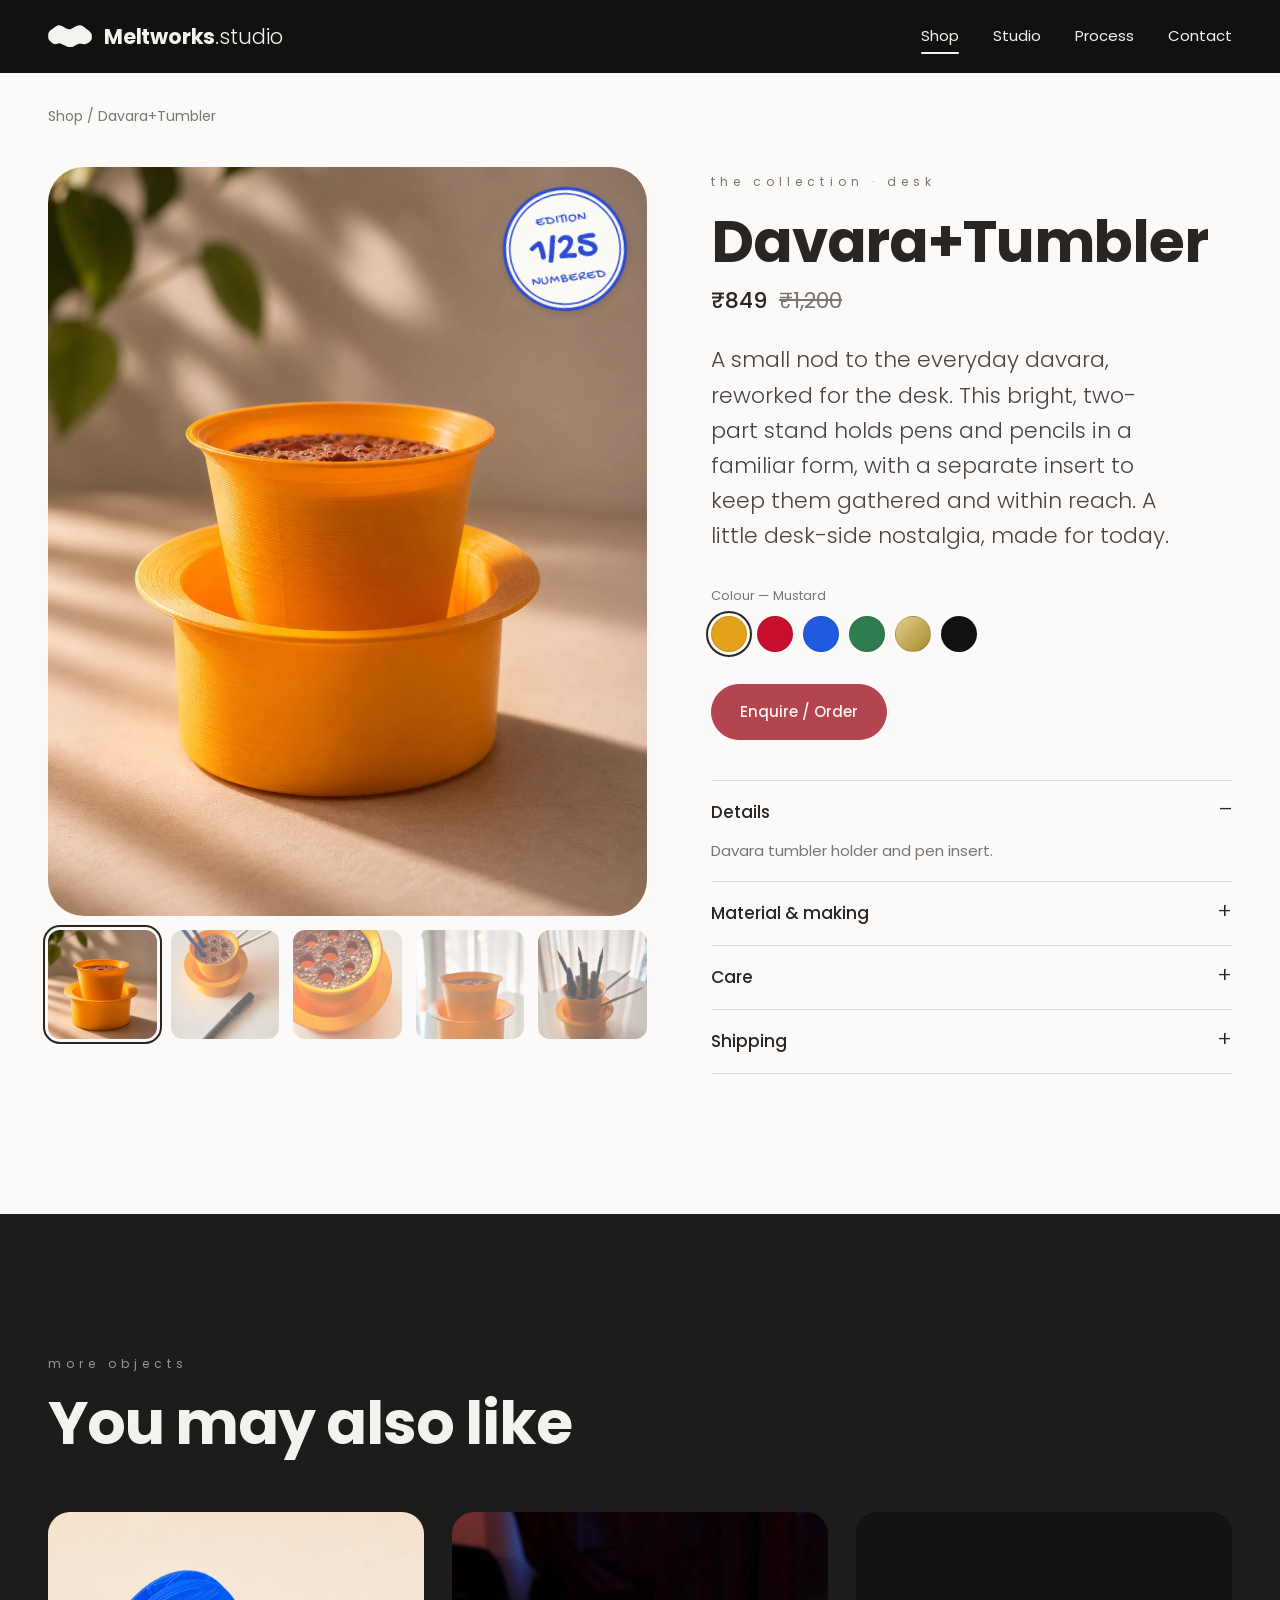
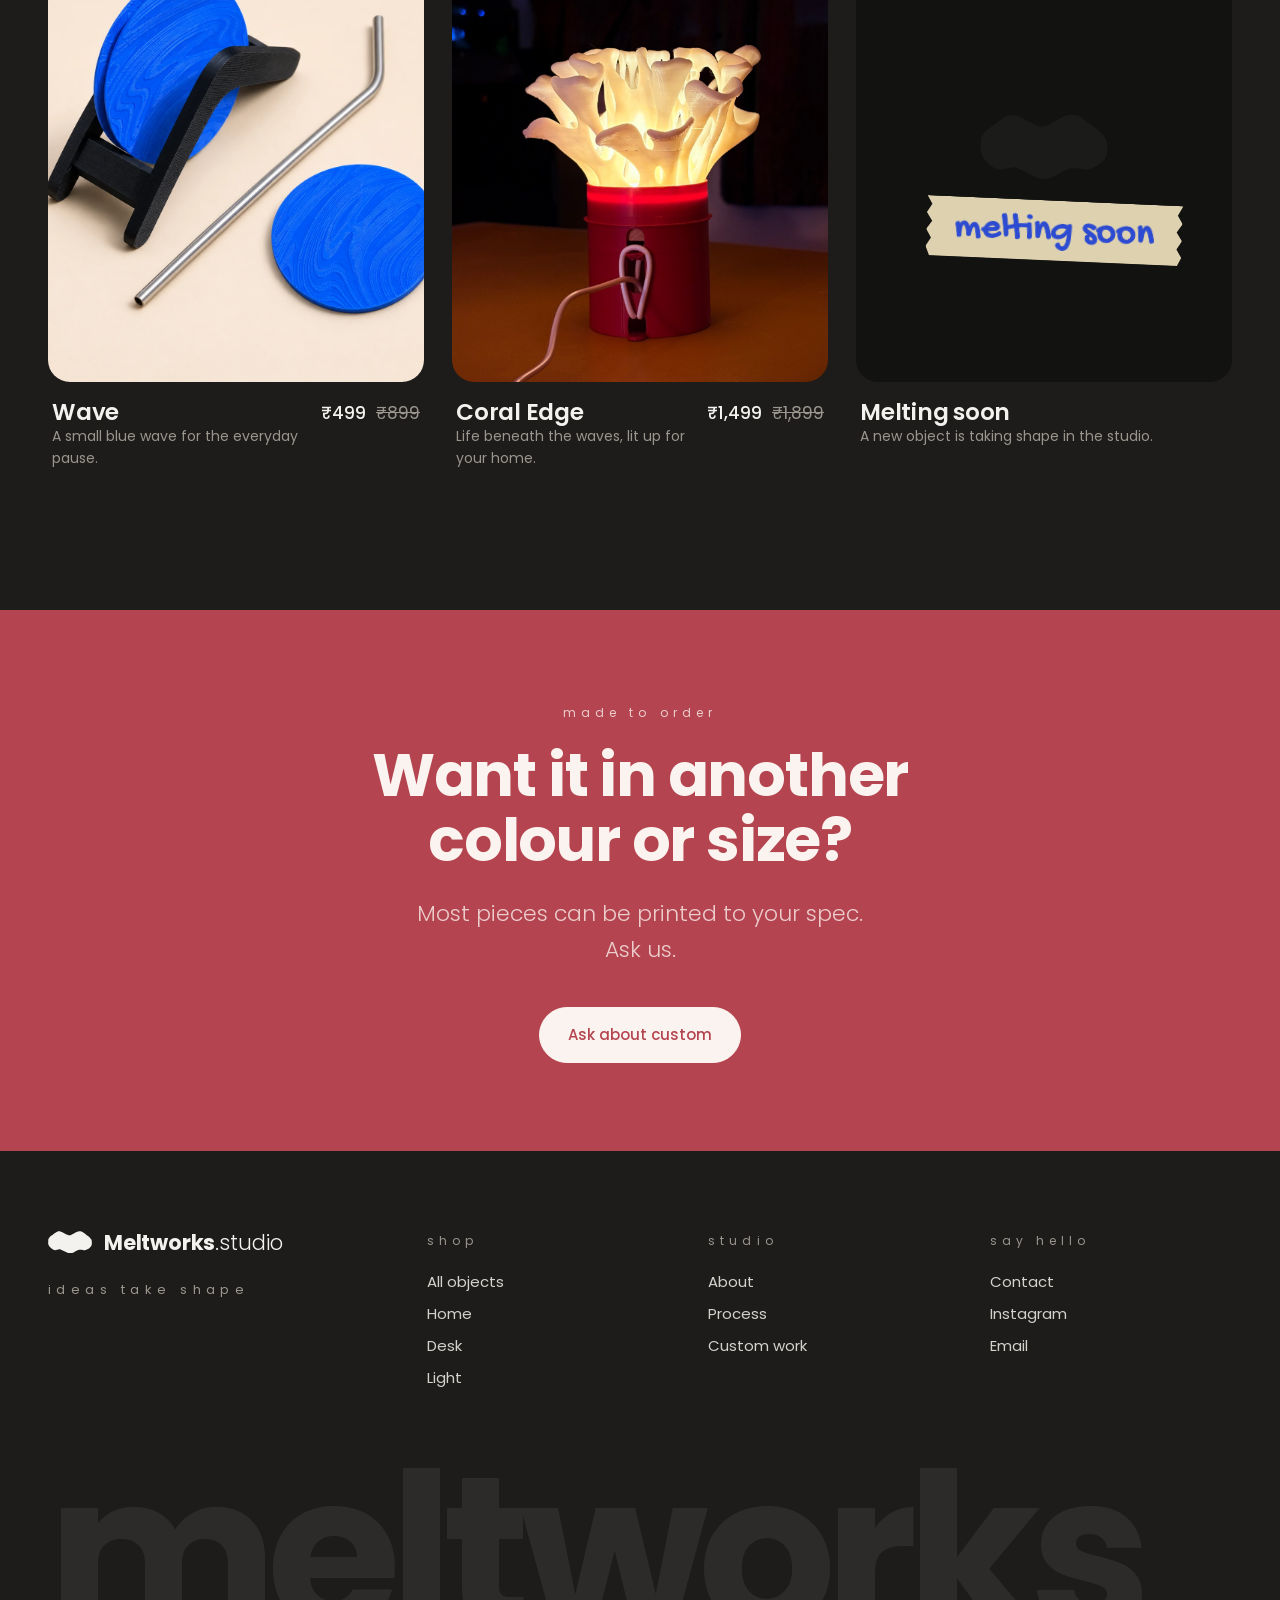
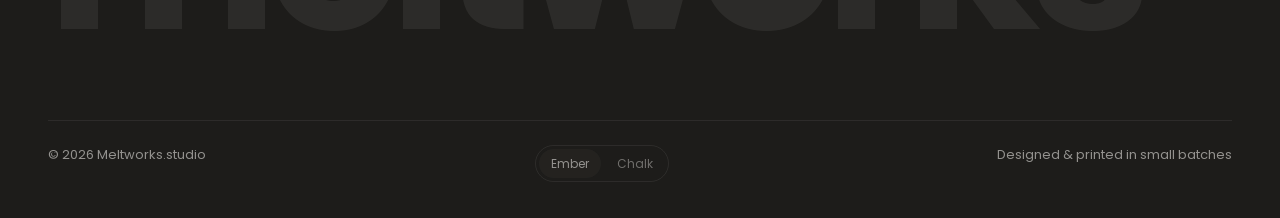
<file: product-davara-tumbler.html>
<!doctype html>
<html lang="en">
<head>
<meta charset="utf-8">
<meta name="viewport" content="width=device-width, initial-scale=1">
<script>try{if(localStorage.getItem("mw-theme")==="light")document.documentElement.dataset.theme="light"}catch(e){}</script>
<title>Davara+Tumbler · Meltworks.studio</title>
<meta name="description" content="Product details — Meltworks.studio.">
<link rel="icon" href="assets/favicon.svg" type="image/svg+xml">
<link rel="preconnect" href="https://fonts.googleapis.com">
<link rel="preconnect" href="https://fonts.gstatic.com" crossorigin>
<link href="https://fonts.googleapis.com/css2?family=Gochi+Hand&family=Poppins:wght@300;400;500;600;700&display=swap" rel="stylesheet">
<link rel="stylesheet" href="css/style.css?v=15">
</head>
<body>
<header class="site-header">
  <div class="container">
    <a class="wordmark" href="index.html" aria-label="Meltworks.studio home"><svg viewBox="0 0 477 245" fill="currentColor" aria-hidden="true"><path d="M475 115 C476 123.2 475.7 131.7 474.7 139.9 C473.6 148.1 472.6 156.6 468.5 164 C464.4 171.3 457.1 178 450.2 183.9 C443.2 189.7 435.1 194.8 426.7 198.9 C418.3 203 411.2 207.7 399.9 208.3 C388.6 208.9 369.6 203.6 358.9 202.7 C348.2 201.8 342 202.2 335.8 203 C329.5 203.8 325.8 205.9 321.5 207.7 C317.1 209.5 313.6 211.7 309.8 213.8 C306 215.8 302.3 217.8 298.6 219.9 C294.9 222.1 291.4 224.5 287.7 226.7 C284 228.8 280.1 230.8 276.2 232.7 C272.3 234.6 268.3 236.5 264.1 238 C260 239.5 255.7 240.9 251.3 241.7 C247 242.4 242.4 242.4 238 242.3 C233.6 242.2 229.1 241.9 224.8 241 C220.4 240.1 216.2 238.5 212.1 236.9 C208 235.3 204.1 233.2 200.2 231.3 C196.3 229.5 192.6 227.5 188.7 225.7 C184.9 223.9 180.9 222.3 177.1 220.5 C173.2 218.7 169.6 216.5 165.6 214.7 C161.6 212.8 157.4 211.1 153.1 209.2 C148.8 207.3 145 205 139.9 203.3 C134.7 201.6 132.6 198.4 122.1 199.1 C111.5 199.9 88.8 208 76.6 208 C64.4 208 56.9 203.3 49 199.1 C41.2 194.9 35.7 188.7 29.6 182.7 C23.5 176.6 16.8 170.1 12.3 162.9 C7.9 155.8 4.3 147.7 2.7 139.7 C1.1 131.7 2.4 123.2 2.7 115 C2.9 106.8 1.6 98.2 4 90.4 C6.4 82.6 11.5 74.8 17.1 68.1 C22.8 61.4 30.9 55.5 37.7 50 C44.6 44.5 51.6 39.6 58.1 35 C64.6 30.3 70.9 26.1 76.8 22 C82.8 17.9 87.8 13.5 94.1 10.5 C100.3 7.4 106.6 4.3 114.3 3.7 C122.1 3.2 131.4 4.1 140.6 7 C149.8 9.9 161.4 16.9 169.6 21 C177.8 25.1 184 28.6 189.8 31.7 C195.6 34.7 200.1 37.2 204.3 39.3 C208.5 41.5 211.8 43.1 215 44.3 C218.2 45.6 220.8 46.2 223.5 46.7 C226.1 47.1 228.4 47 230.9 47 C233.3 47.1 235.6 47.3 238 47 C240.4 46.7 242.8 45.8 245.4 45 C248 44.2 250.5 43.5 253.5 42 C256.6 40.5 259.9 38.2 263.7 36 C267.5 33.8 271.4 31.8 276.3 29 C281.3 26.2 286.7 22.9 293.3 19.3 C299.9 15.8 308.4 10.5 316.1 7.7 C323.8 4.8 332.2 2.8 339.5 2.3 C346.9 1.9 353.8 3.2 360.3 5 C366.7 6.8 372.5 9.9 378.1 13.2 C383.8 16.5 388.6 20.8 394.1 24.9 C399.5 29.1 405 33.4 411 38.1 C417 42.7 423.2 47.4 430 52.7 C436.8 57.9 445.3 63.3 451.7 69.6 C458.2 76 464.7 83.2 468.6 90.8 C472.5 98.4 474 106.8 475 115Z"/></svg><span><b>Meltworks</b><span>.studio</span></span></a>
    <button class="nav-toggle" aria-label="Menu" aria-expanded="false"><span></span><span></span></button>
    <nav class="nav"><a href="shop.html" aria-current="page">Shop</a><a href="about.html">Studio</a><a href="index.html#process">Process</a><a href="contact.html">Contact</a></nav>
  </div>
</header>
<main>
<section class="section--light">

<div class="container">
  <p style="padding-top:32px;font-size:14px;color:var(--muted)"><a href="shop.html">Shop</a> / Davara+Tumbler</p>
  <div class="pdp">
    <div class="gallery">
      <div class="gallery-main"><img src="assets/products/davara-tumbler/davara-tumbler-01.webp" alt="Davara+Tumbler pen stand in bright orange, in soft window light" data-gallery-main><span class="stamp" style="--tilt:-7deg" aria-label="Numbered edition, 1 of 25"><span>Edition</span><b>1/25</b><span>Numbered</span></span></div>
      <div class="gallery-thumbs"><button class="gallery-thumb is-active" data-src="assets/products/davara-tumbler/davara-tumbler-01.webp" data-alt="Davara+Tumbler pen stand in bright orange, in soft window light" aria-label="Show photo 1"><img src="assets/products/davara-tumbler/davara-tumbler-01.webp" alt="" loading="lazy"></button><button class="gallery-thumb" data-src="assets/products/davara-tumbler/davara-tumbler-02.jpg" data-alt="Davara+Tumbler from above, holding pencils, with a fountain pen beside it" aria-label="Show photo 2"><img src="assets/products/davara-tumbler/davara-tumbler-02.jpg" alt="" loading="lazy"></button><button class="gallery-thumb" data-src="assets/products/davara-tumbler/davara-tumbler-03.jpg" data-alt="Close-up of the textured pen insert inside the orange tumbler" aria-label="Show photo 3"><img src="assets/products/davara-tumbler/davara-tumbler-03.jpg" alt="" loading="lazy"></button><button class="gallery-thumb" data-src="assets/products/davara-tumbler/davara-tumbler-04.jpg" data-alt="Davara+Tumbler backlit by a sunny window" aria-label="Show photo 4"><img src="assets/products/davara-tumbler/davara-tumbler-04.jpg" alt="" loading="lazy"></button><button class="gallery-thumb" data-src="assets/products/davara-tumbler/davara-tumbler-05.jpg" data-alt="Davara+Tumbler full of pens and pencils on a desk" aria-label="Show photo 5"><img src="assets/products/davara-tumbler/davara-tumbler-05.jpg" alt="" loading="lazy"></button></div>
    </div>
    <div class="pdp-info">
      <span class="eyebrow">the collection · desk</span>
      <h1>Davara+Tumbler</h1>
      <p class="pdp-price">₹849 <s class="price-was">₹1,200</s></p>
      <p class="lede">A small nod to the everyday davara, reworked for the desk. This bright, two-part stand holds pens and pencils in a familiar form, with a separate insert to keep them gathered and within reach. A little desk-side nostalgia, made for today.</p>
      <span class="option-label">Colour — <span data-swatch-name>Mustard</span></span>
      <div class="swatches">
        <button class="swatch is-active" style="background:#e3a21a" aria-label="Mustard"></button>
        <button class="swatch" style="background:#c8102e" aria-label="Red"></button>
        <button class="swatch" style="background:#1f5ae0" aria-label="Blue"></button>
        <button class="swatch" style="background:#2f7d4f" aria-label="Green"></button>
        <button class="swatch" style="background:linear-gradient(135deg,#e2cf8a,#a8892f)" aria-label="Brass"></button>
        <button class="swatch" style="background:#111" aria-label="Black"></button>
      </div>
      <div class="btn-row"><a class="btn" href="contact.html">Enquire / Order</a></div>
      <div class="specs">
        <details open><summary>Details</summary><p>Davara tumbler holder and pen insert.</p></details>
        <details><summary>Material &amp; making</summary><p>Eco PLA+.</p></details>
        <details><summary>Care</summary><p>Wipe clean with a soft, dry cloth. Keep away from heat and prolonged direct sunlight.</p></details>
        <details><summary>Shipping</summary><p>Made-to-order lead time and delivery.</p></details>
      </div>
    </div>
  </div>
</div>
</section>
<section class="section section--studio">
  <div class="container">
    <div class="section-head"><div><span class="eyebrow">more objects</span><h2>You may also like</h2></div></div>
    <div class="grid"><a class="card reveal" href="product-wave.html" data-cat="home">
        <div class="card-media"><img src="assets/products/wave/wave-01.webp" alt="Wave coasters in blue Eco PLA+ in their black stand, with a steel straw and one coaster laid flat" loading="lazy"></div>
        <div class="card-body"><div><h3>Wave</h3><p>A small blue wave for the everyday pause.</p></div><span class="card-price">₹499 <s class="price-was">₹899</s></span></div>
      </a><a class="card reveal" href="product-coral-edge.html" data-cat="light">
        <div class="card-media"><img src="assets/products/coral-edge/coral-edge-01.jpg" alt="Coral Edge lamp glowing warm white on a red base" loading="lazy" style="object-position: 50% 52%"></div>
        <div class="card-body"><div><h3>Coral Edge</h3><p>Life beneath the waves, lit up for your home.</p></div><span class="card-price">₹1,499 <s class="price-was">₹1,899</s></span></div>
      </a><div class="card card--soon reveal" data-cat="soon">
        <div class="card-media"><div class="ph"><svg viewBox="0 0 477 245" fill="currentColor" aria-hidden="true"><path d="M475 115 C476 123.2 475.7 131.7 474.7 139.9 C473.6 148.1 472.6 156.6 468.5 164 C464.4 171.3 457.1 178 450.2 183.9 C443.2 189.7 435.1 194.8 426.7 198.9 C418.3 203 411.2 207.7 399.9 208.3 C388.6 208.9 369.6 203.6 358.9 202.7 C348.2 201.8 342 202.2 335.8 203 C329.5 203.8 325.8 205.9 321.5 207.7 C317.1 209.5 313.6 211.7 309.8 213.8 C306 215.8 302.3 217.8 298.6 219.9 C294.9 222.1 291.4 224.5 287.7 226.7 C284 228.8 280.1 230.8 276.2 232.7 C272.3 234.6 268.3 236.5 264.1 238 C260 239.5 255.7 240.9 251.3 241.7 C247 242.4 242.4 242.4 238 242.3 C233.6 242.2 229.1 241.9 224.8 241 C220.4 240.1 216.2 238.5 212.1 236.9 C208 235.3 204.1 233.2 200.2 231.3 C196.3 229.5 192.6 227.5 188.7 225.7 C184.9 223.9 180.9 222.3 177.1 220.5 C173.2 218.7 169.6 216.5 165.6 214.7 C161.6 212.8 157.4 211.1 153.1 209.2 C148.8 207.3 145 205 139.9 203.3 C134.7 201.6 132.6 198.4 122.1 199.1 C111.5 199.9 88.8 208 76.6 208 C64.4 208 56.9 203.3 49 199.1 C41.2 194.9 35.7 188.7 29.6 182.7 C23.5 176.6 16.8 170.1 12.3 162.9 C7.9 155.8 4.3 147.7 2.7 139.7 C1.1 131.7 2.4 123.2 2.7 115 C2.9 106.8 1.6 98.2 4 90.4 C6.4 82.6 11.5 74.8 17.1 68.1 C22.8 61.4 30.9 55.5 37.7 50 C44.6 44.5 51.6 39.6 58.1 35 C64.6 30.3 70.9 26.1 76.8 22 C82.8 17.9 87.8 13.5 94.1 10.5 C100.3 7.4 106.6 4.3 114.3 3.7 C122.1 3.2 131.4 4.1 140.6 7 C149.8 9.9 161.4 16.9 169.6 21 C177.8 25.1 184 28.6 189.8 31.7 C195.6 34.7 200.1 37.2 204.3 39.3 C208.5 41.5 211.8 43.1 215 44.3 C218.2 45.6 220.8 46.2 223.5 46.7 C226.1 47.1 228.4 47 230.9 47 C233.3 47.1 235.6 47.3 238 47 C240.4 46.7 242.8 45.8 245.4 45 C248 44.2 250.5 43.5 253.5 42 C256.6 40.5 259.9 38.2 263.7 36 C267.5 33.8 271.4 31.8 276.3 29 C281.3 26.2 286.7 22.9 293.3 19.3 C299.9 15.8 308.4 10.5 316.1 7.7 C323.8 4.8 332.2 2.8 339.5 2.3 C346.9 1.9 353.8 3.2 360.3 5 C366.7 6.8 372.5 9.9 378.1 13.2 C383.8 16.5 388.6 20.8 394.1 24.9 C399.5 29.1 405 33.4 411 38.1 C417 42.7 423.2 47.4 430 52.7 C436.8 57.9 445.3 63.3 451.7 69.6 C458.2 76 464.7 83.2 468.6 90.8 C472.5 98.4 474 106.8 475 115Z"/></svg></div><span class="tape" style="--tilt:2.5deg;--x:4%;--y:-2%">melting soon</span></div>
        <div class="card-body"><div><h3>Melting soon</h3><p>A new object is taking shape in the studio.</p></div></div>
      </div></div>
  </div>
</section>
<section class="section cta" style="--cta-pad: 88px">
  <div class="container reveal">
    <span class="eyebrow">made to order</span>
    <h2 style="margin-top:18px">Want it in another colour or size?</h2>
    <p class="lede">Most pieces can be printed to your spec. Ask us.</p>
    <div class="btn-row"><a class="btn" href="contact.html">Ask about custom</a></div>
  </div>
</section>
</main>
<footer class="site-footer">
  <div class="container">
    <div class="footer-top">
      <div>
        <a class="wordmark" href="index.html"><svg viewBox="0 0 477 245" fill="currentColor" aria-hidden="true"><path d="M475 115 C476 123.2 475.7 131.7 474.7 139.9 C473.6 148.1 472.6 156.6 468.5 164 C464.4 171.3 457.1 178 450.2 183.9 C443.2 189.7 435.1 194.8 426.7 198.9 C418.3 203 411.2 207.7 399.9 208.3 C388.6 208.9 369.6 203.6 358.9 202.7 C348.2 201.8 342 202.2 335.8 203 C329.5 203.8 325.8 205.9 321.5 207.7 C317.1 209.5 313.6 211.7 309.8 213.8 C306 215.8 302.3 217.8 298.6 219.9 C294.9 222.1 291.4 224.5 287.7 226.7 C284 228.8 280.1 230.8 276.2 232.7 C272.3 234.6 268.3 236.5 264.1 238 C260 239.5 255.7 240.9 251.3 241.7 C247 242.4 242.4 242.4 238 242.3 C233.6 242.2 229.1 241.9 224.8 241 C220.4 240.1 216.2 238.5 212.1 236.9 C208 235.3 204.1 233.2 200.2 231.3 C196.3 229.5 192.6 227.5 188.7 225.7 C184.9 223.9 180.9 222.3 177.1 220.5 C173.2 218.7 169.6 216.5 165.6 214.7 C161.6 212.8 157.4 211.1 153.1 209.2 C148.8 207.3 145 205 139.9 203.3 C134.7 201.6 132.6 198.4 122.1 199.1 C111.5 199.9 88.8 208 76.6 208 C64.4 208 56.9 203.3 49 199.1 C41.2 194.9 35.7 188.7 29.6 182.7 C23.5 176.6 16.8 170.1 12.3 162.9 C7.9 155.8 4.3 147.7 2.7 139.7 C1.1 131.7 2.4 123.2 2.7 115 C2.9 106.8 1.6 98.2 4 90.4 C6.4 82.6 11.5 74.8 17.1 68.1 C22.8 61.4 30.9 55.5 37.7 50 C44.6 44.5 51.6 39.6 58.1 35 C64.6 30.3 70.9 26.1 76.8 22 C82.8 17.9 87.8 13.5 94.1 10.5 C100.3 7.4 106.6 4.3 114.3 3.7 C122.1 3.2 131.4 4.1 140.6 7 C149.8 9.9 161.4 16.9 169.6 21 C177.8 25.1 184 28.6 189.8 31.7 C195.6 34.7 200.1 37.2 204.3 39.3 C208.5 41.5 211.8 43.1 215 44.3 C218.2 45.6 220.8 46.2 223.5 46.7 C226.1 47.1 228.4 47 230.9 47 C233.3 47.1 235.6 47.3 238 47 C240.4 46.7 242.8 45.8 245.4 45 C248 44.2 250.5 43.5 253.5 42 C256.6 40.5 259.9 38.2 263.7 36 C267.5 33.8 271.4 31.8 276.3 29 C281.3 26.2 286.7 22.9 293.3 19.3 C299.9 15.8 308.4 10.5 316.1 7.7 C323.8 4.8 332.2 2.8 339.5 2.3 C346.9 1.9 353.8 3.2 360.3 5 C366.7 6.8 372.5 9.9 378.1 13.2 C383.8 16.5 388.6 20.8 394.1 24.9 C399.5 29.1 405 33.4 411 38.1 C417 42.7 423.2 47.4 430 52.7 C436.8 57.9 445.3 63.3 451.7 69.6 C458.2 76 464.7 83.2 468.6 90.8 C472.5 98.4 474 106.8 475 115Z"/></svg><span><b>Meltworks</b><span>.studio</span></span></a>
        <p class="tagline">ideas take shape</p>
      </div>
      <div class="footer-col"><h4>shop</h4><a href="shop.html">All objects</a><a href="shop.html">Home</a><a href="shop.html">Desk</a><a href="shop.html">Light</a></div>
      <div class="footer-col"><h4>studio</h4><a href="about.html">About</a><a href="index.html#process">Process</a><a href="contact.html">Custom work</a></div>
      <div class="footer-col"><h4>say hello</h4><a href="contact.html">Contact</a><a href="https://www.instagram.com/meltworks.studio/" target="_blank" rel="noopener">Instagram</a><a href="mailto:hello@meltworks.co.in">Email</a></div>
    </div>
    <div class="footer-word" aria-hidden="true">meltworks</div>
    <div class="footer-bottom"><span>© <span data-year>2026</span> Meltworks.studio</span><span class="theme-switch" role="group" aria-label="Colour theme"><button type="button" data-theme-set="dark">Ember</button><button type="button" data-theme-set="light">Chalk</button></span><span>Designed &amp; printed in small batches</span></div>
  </div>
</footer>
<script src="js/main.js?v=6"></script>
</body>
</html>
</file>
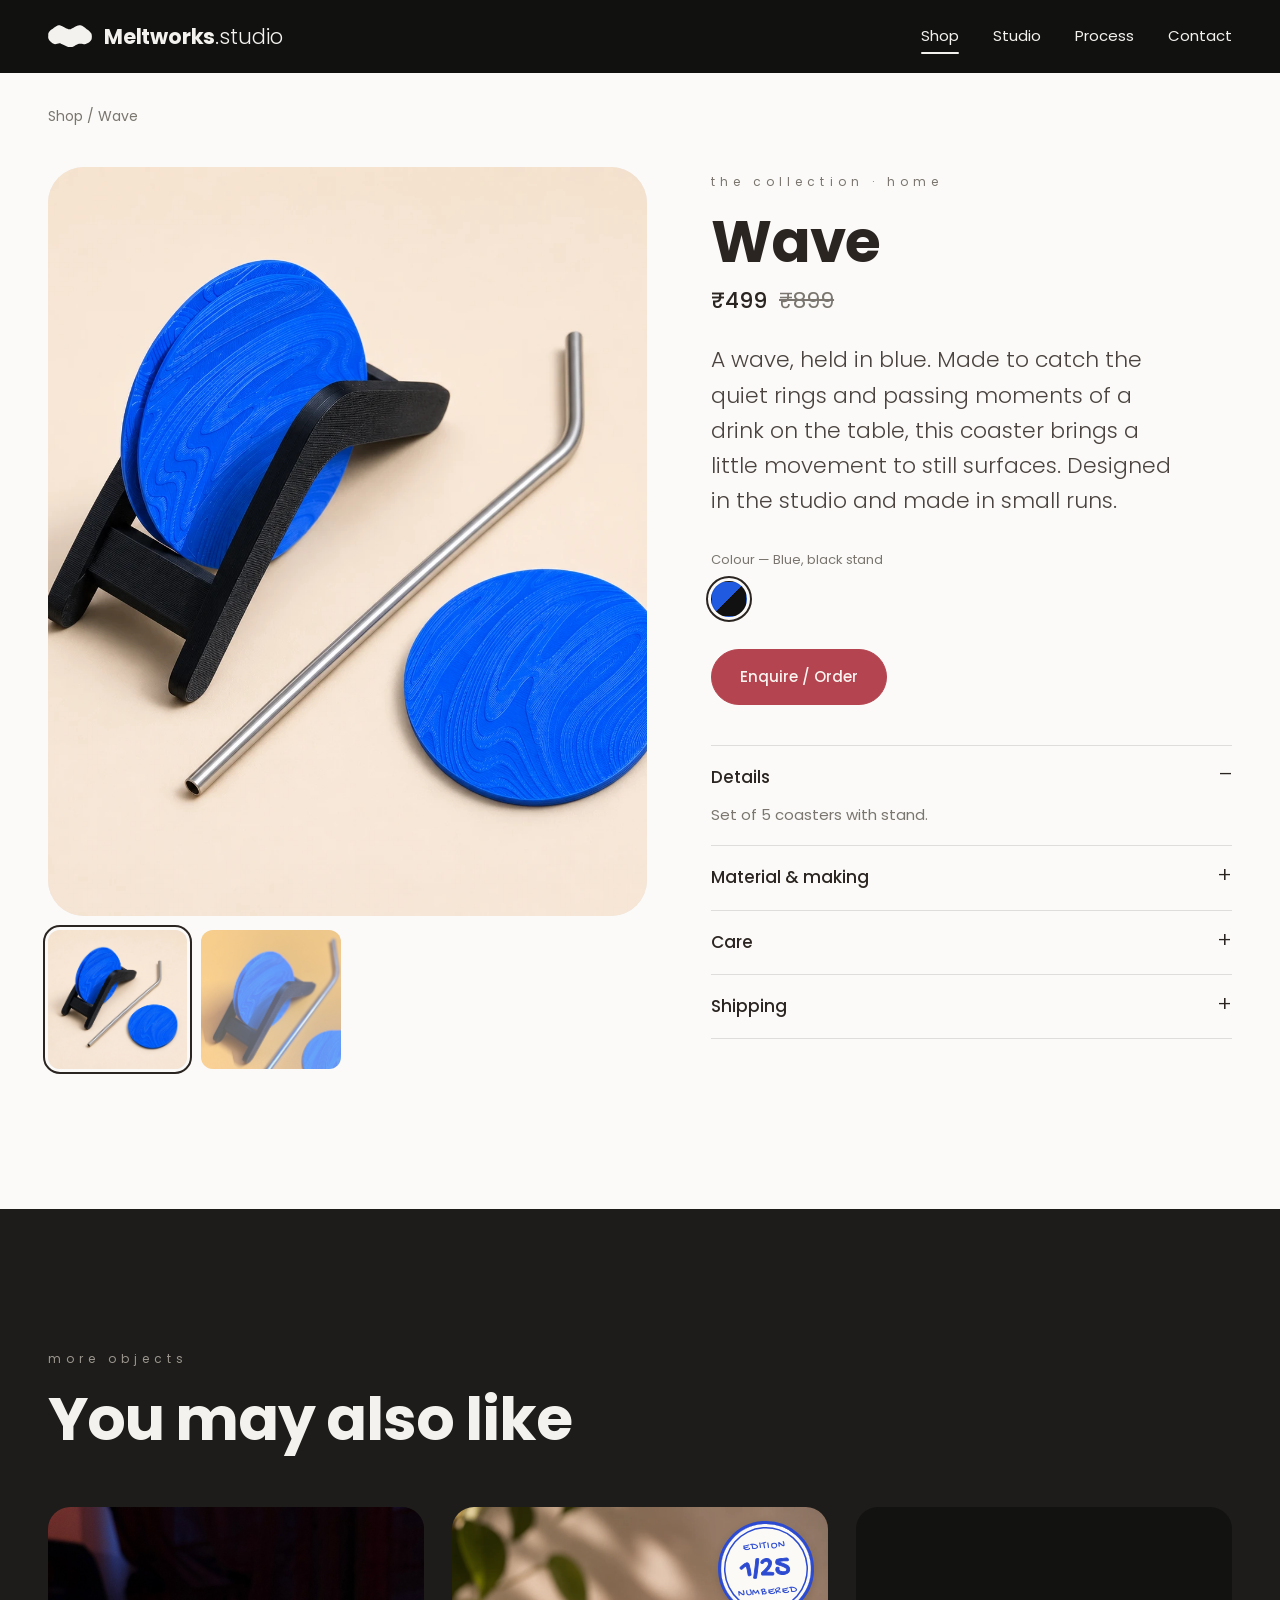
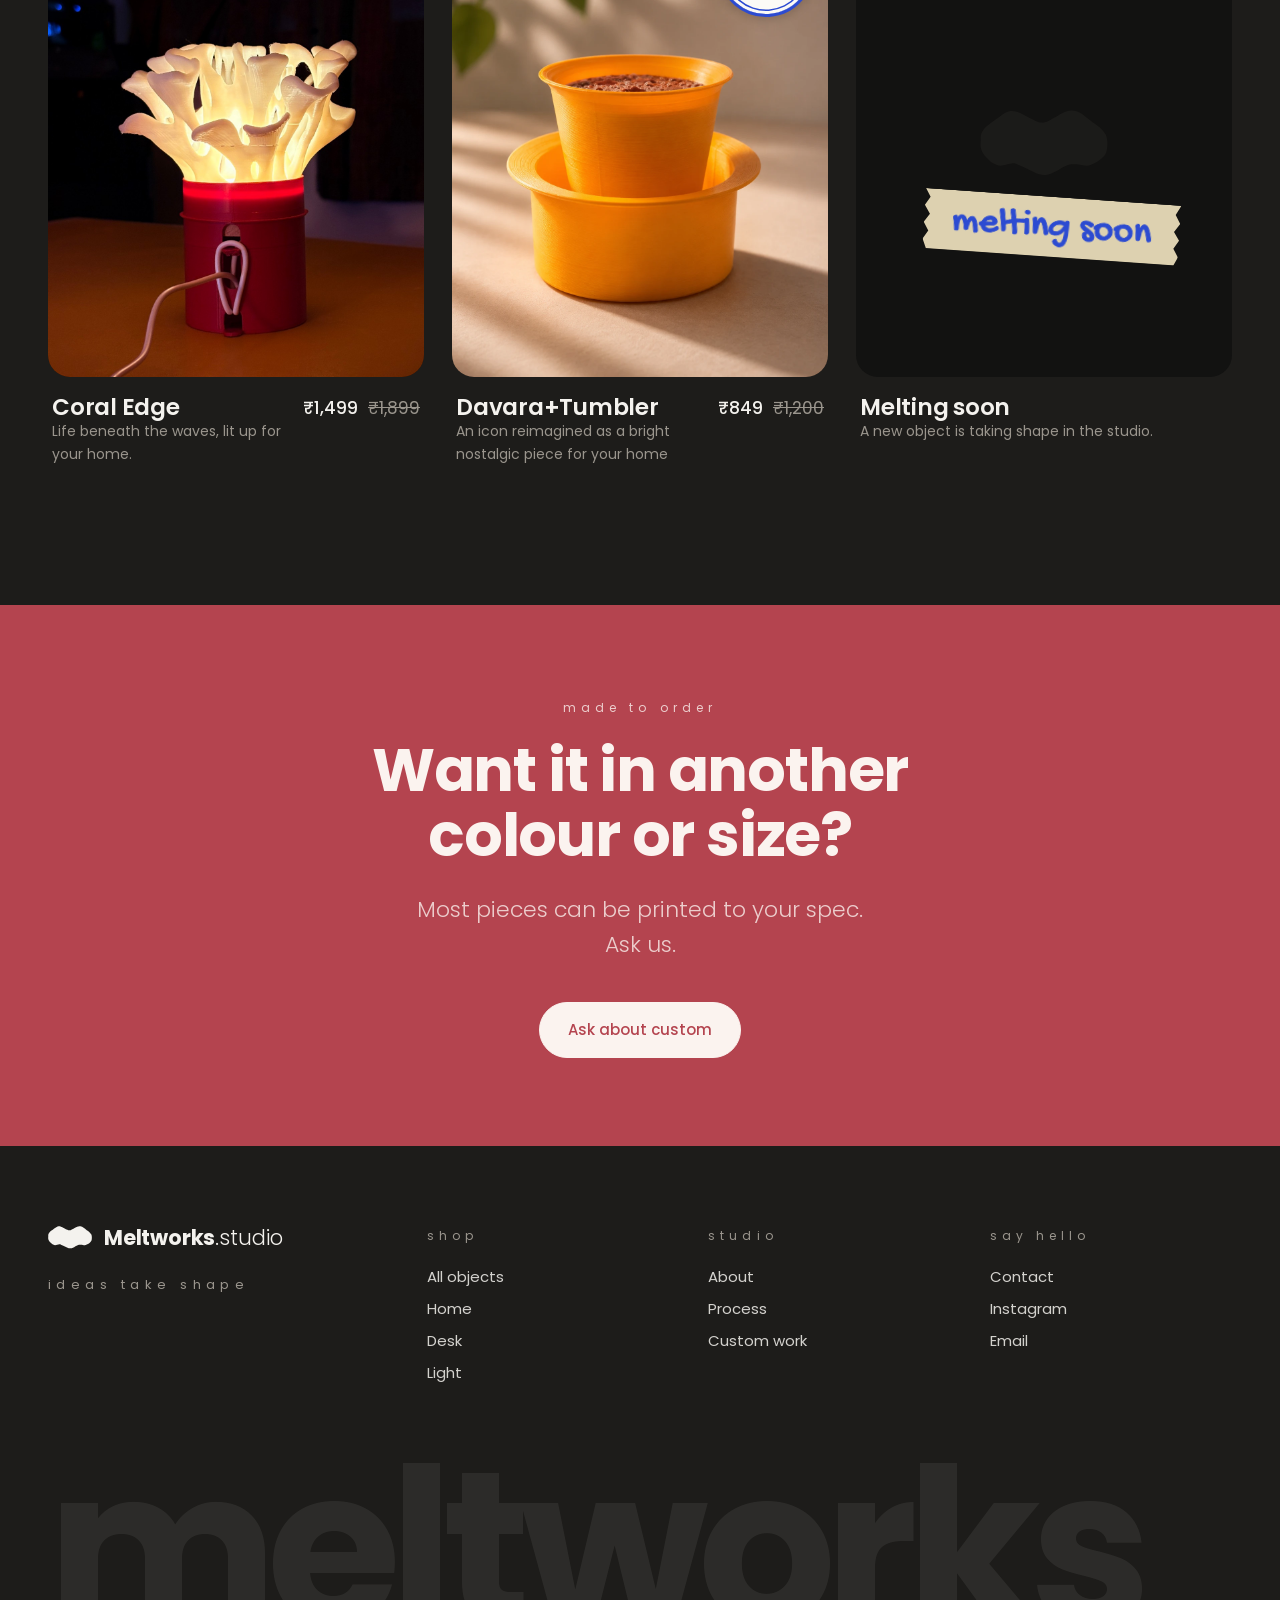
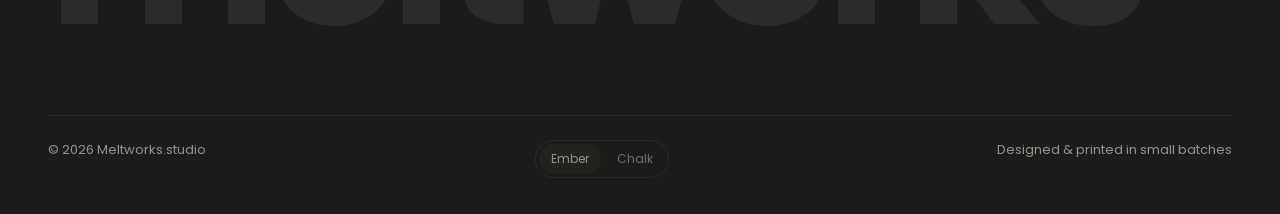
<file: product-wave.html>
<!doctype html>
<html lang="en">
<head>
<meta charset="utf-8">
<meta name="viewport" content="width=device-width, initial-scale=1">
<script>try{if(localStorage.getItem("mw-theme")==="light")document.documentElement.dataset.theme="light"}catch(e){}</script>
<title>Wave · Meltworks.studio</title>
<meta name="description" content="Product details — Meltworks.studio.">
<link rel="icon" href="assets/favicon.svg" type="image/svg+xml">
<link rel="preconnect" href="https://fonts.googleapis.com">
<link rel="preconnect" href="https://fonts.gstatic.com" crossorigin>
<link href="https://fonts.googleapis.com/css2?family=Gochi+Hand&family=Poppins:wght@300;400;500;600;700&display=swap" rel="stylesheet">
<link rel="stylesheet" href="css/style.css?v=15">
</head>
<body>
<header class="site-header">
  <div class="container">
    <a class="wordmark" href="index.html" aria-label="Meltworks.studio home"><svg viewBox="0 0 477 245" fill="currentColor" aria-hidden="true"><path d="M475 115 C476 123.2 475.7 131.7 474.7 139.9 C473.6 148.1 472.6 156.6 468.5 164 C464.4 171.3 457.1 178 450.2 183.9 C443.2 189.7 435.1 194.8 426.7 198.9 C418.3 203 411.2 207.7 399.9 208.3 C388.6 208.9 369.6 203.6 358.9 202.7 C348.2 201.8 342 202.2 335.8 203 C329.5 203.8 325.8 205.9 321.5 207.7 C317.1 209.5 313.6 211.7 309.8 213.8 C306 215.8 302.3 217.8 298.6 219.9 C294.9 222.1 291.4 224.5 287.7 226.7 C284 228.8 280.1 230.8 276.2 232.7 C272.3 234.6 268.3 236.5 264.1 238 C260 239.5 255.7 240.9 251.3 241.7 C247 242.4 242.4 242.4 238 242.3 C233.6 242.2 229.1 241.9 224.8 241 C220.4 240.1 216.2 238.5 212.1 236.9 C208 235.3 204.1 233.2 200.2 231.3 C196.3 229.5 192.6 227.5 188.7 225.7 C184.9 223.9 180.9 222.3 177.1 220.5 C173.2 218.7 169.6 216.5 165.6 214.7 C161.6 212.8 157.4 211.1 153.1 209.2 C148.8 207.3 145 205 139.9 203.3 C134.7 201.6 132.6 198.4 122.1 199.1 C111.5 199.9 88.8 208 76.6 208 C64.4 208 56.9 203.3 49 199.1 C41.2 194.9 35.7 188.7 29.6 182.7 C23.5 176.6 16.8 170.1 12.3 162.9 C7.9 155.8 4.3 147.7 2.7 139.7 C1.1 131.7 2.4 123.2 2.7 115 C2.9 106.8 1.6 98.2 4 90.4 C6.4 82.6 11.5 74.8 17.1 68.1 C22.8 61.4 30.9 55.5 37.7 50 C44.6 44.5 51.6 39.6 58.1 35 C64.6 30.3 70.9 26.1 76.8 22 C82.8 17.9 87.8 13.5 94.1 10.5 C100.3 7.4 106.6 4.3 114.3 3.7 C122.1 3.2 131.4 4.1 140.6 7 C149.8 9.9 161.4 16.9 169.6 21 C177.8 25.1 184 28.6 189.8 31.7 C195.6 34.7 200.1 37.2 204.3 39.3 C208.5 41.5 211.8 43.1 215 44.3 C218.2 45.6 220.8 46.2 223.5 46.7 C226.1 47.1 228.4 47 230.9 47 C233.3 47.1 235.6 47.3 238 47 C240.4 46.7 242.8 45.8 245.4 45 C248 44.2 250.5 43.5 253.5 42 C256.6 40.5 259.9 38.2 263.7 36 C267.5 33.8 271.4 31.8 276.3 29 C281.3 26.2 286.7 22.9 293.3 19.3 C299.9 15.8 308.4 10.5 316.1 7.7 C323.8 4.8 332.2 2.8 339.5 2.3 C346.9 1.9 353.8 3.2 360.3 5 C366.7 6.8 372.5 9.9 378.1 13.2 C383.8 16.5 388.6 20.8 394.1 24.9 C399.5 29.1 405 33.4 411 38.1 C417 42.7 423.2 47.4 430 52.7 C436.8 57.9 445.3 63.3 451.7 69.6 C458.2 76 464.7 83.2 468.6 90.8 C472.5 98.4 474 106.8 475 115Z"/></svg><span><b>Meltworks</b><span>.studio</span></span></a>
    <button class="nav-toggle" aria-label="Menu" aria-expanded="false"><span></span><span></span></button>
    <nav class="nav"><a href="shop.html" aria-current="page">Shop</a><a href="about.html">Studio</a><a href="index.html#process">Process</a><a href="contact.html">Contact</a></nav>
  </div>
</header>
<main>
<section class="section--light">

<div class="container">
  <p style="padding-top:32px;font-size:14px;color:var(--muted)"><a href="shop.html">Shop</a> / Wave</p>
  <div class="pdp">
    <div class="gallery">
      <div class="gallery-main"><img src="assets/products/wave/wave-01.webp" alt="Wave coasters in blue Eco PLA+ in their black stand, with a steel straw and one coaster laid flat" data-gallery-main></div>
      <div class="gallery-thumbs"><button class="gallery-thumb is-active" data-src="assets/products/wave/wave-01.webp" data-alt="Wave coasters in blue Eco PLA+ in their black stand, with a steel straw and one coaster laid flat" aria-label="Show photo 1"><img src="assets/products/wave/wave-01.webp" alt="" loading="lazy"></button><button class="gallery-thumb" data-src="assets/products/wave/wave-02.jpg" data-alt="Wave coasters stacked in their black stand beside a steel straw, on an orange table" aria-label="Show photo 2"><img src="assets/products/wave/wave-02.jpg" alt="" loading="lazy"></button></div>
    </div>
    <div class="pdp-info">
      <span class="eyebrow">the collection · home</span>
      <h1>Wave</h1>
      <p class="pdp-price">₹499 <s class="price-was">₹899</s></p>
      <p class="lede">A wave, held in blue. Made to catch the quiet rings and passing moments of a drink on the table, this coaster brings a little movement to still surfaces. Designed in the studio and made in small runs.</p>
      <span class="option-label">Colour — <span data-swatch-name>Blue, black stand</span></span>
      <div class="swatches">
        <button class="swatch is-active" style="background:linear-gradient(135deg,#1f5ae0 50%,#111 50%)" aria-label="Blue, black stand"></button>
      </div>
      <div class="btn-row"><a class="btn" href="contact.html">Enquire / Order</a></div>
      <div class="specs">
        <details open><summary>Details</summary><p>Set of 5 coasters with stand.</p></details>
        <details><summary>Material &amp; making</summary><p>Eco PLA+. Designed in the studio and made in small runs.</p></details>
        <details><summary>Care</summary><p>Wipe clean with a soft, dry cloth. Keep away from heat and prolonged direct sunlight.</p></details>
        <details><summary>Shipping</summary><p>Made-to-order lead time and delivery.</p></details>
      </div>
    </div>
  </div>
</div>
</section>
<section class="section section--studio">
  <div class="container">
    <div class="section-head"><div><span class="eyebrow">more objects</span><h2>You may also like</h2></div></div>
    <div class="grid"><a class="card reveal" href="product-coral-edge.html" data-cat="light">
        <div class="card-media"><img src="assets/products/coral-edge/coral-edge-01.jpg" alt="Coral Edge lamp glowing warm white on a red base" loading="lazy" style="object-position: 50% 52%"></div>
        <div class="card-body"><div><h3>Coral Edge</h3><p>Life beneath the waves, lit up for your home.</p></div><span class="card-price">₹1,499 <s class="price-was">₹1,899</s></span></div>
      </a><a class="card reveal" href="product-davara-tumbler.html" data-cat="desk">
        <div class="card-media"><img src="assets/products/davara-tumbler/davara-tumbler-01.webp" alt="Davara+Tumbler pen stand in bright orange, in soft window light" loading="lazy"><span class="stamp" style="--tilt:-4deg" aria-label="Numbered edition, 1 of 25"><span>Edition</span><b>1/25</b><span>Numbered</span></span></div>
        <div class="card-body"><div><h3>Davara+Tumbler</h3><p>An icon reimagined as a bright nostalgic piece for your home</p></div><span class="card-price">₹849 <s class="price-was">₹1,200</s></span></div>
      </a><div class="card card--soon reveal" data-cat="soon">
        <div class="card-media"><div class="ph"><svg viewBox="0 0 477 245" fill="currentColor" aria-hidden="true"><path d="M475 115 C476 123.2 475.7 131.7 474.7 139.9 C473.6 148.1 472.6 156.6 468.5 164 C464.4 171.3 457.1 178 450.2 183.9 C443.2 189.7 435.1 194.8 426.7 198.9 C418.3 203 411.2 207.7 399.9 208.3 C388.6 208.9 369.6 203.6 358.9 202.7 C348.2 201.8 342 202.2 335.8 203 C329.5 203.8 325.8 205.9 321.5 207.7 C317.1 209.5 313.6 211.7 309.8 213.8 C306 215.8 302.3 217.8 298.6 219.9 C294.9 222.1 291.4 224.5 287.7 226.7 C284 228.8 280.1 230.8 276.2 232.7 C272.3 234.6 268.3 236.5 264.1 238 C260 239.5 255.7 240.9 251.3 241.7 C247 242.4 242.4 242.4 238 242.3 C233.6 242.2 229.1 241.9 224.8 241 C220.4 240.1 216.2 238.5 212.1 236.9 C208 235.3 204.1 233.2 200.2 231.3 C196.3 229.5 192.6 227.5 188.7 225.7 C184.9 223.9 180.9 222.3 177.1 220.5 C173.2 218.7 169.6 216.5 165.6 214.7 C161.6 212.8 157.4 211.1 153.1 209.2 C148.8 207.3 145 205 139.9 203.3 C134.7 201.6 132.6 198.4 122.1 199.1 C111.5 199.9 88.8 208 76.6 208 C64.4 208 56.9 203.3 49 199.1 C41.2 194.9 35.7 188.7 29.6 182.7 C23.5 176.6 16.8 170.1 12.3 162.9 C7.9 155.8 4.3 147.7 2.7 139.7 C1.1 131.7 2.4 123.2 2.7 115 C2.9 106.8 1.6 98.2 4 90.4 C6.4 82.6 11.5 74.8 17.1 68.1 C22.8 61.4 30.9 55.5 37.7 50 C44.6 44.5 51.6 39.6 58.1 35 C64.6 30.3 70.9 26.1 76.8 22 C82.8 17.9 87.8 13.5 94.1 10.5 C100.3 7.4 106.6 4.3 114.3 3.7 C122.1 3.2 131.4 4.1 140.6 7 C149.8 9.9 161.4 16.9 169.6 21 C177.8 25.1 184 28.6 189.8 31.7 C195.6 34.7 200.1 37.2 204.3 39.3 C208.5 41.5 211.8 43.1 215 44.3 C218.2 45.6 220.8 46.2 223.5 46.7 C226.1 47.1 228.4 47 230.9 47 C233.3 47.1 235.6 47.3 238 47 C240.4 46.7 242.8 45.8 245.4 45 C248 44.2 250.5 43.5 253.5 42 C256.6 40.5 259.9 38.2 263.7 36 C267.5 33.8 271.4 31.8 276.3 29 C281.3 26.2 286.7 22.9 293.3 19.3 C299.9 15.8 308.4 10.5 316.1 7.7 C323.8 4.8 332.2 2.8 339.5 2.3 C346.9 1.9 353.8 3.2 360.3 5 C366.7 6.8 372.5 9.9 378.1 13.2 C383.8 16.5 388.6 20.8 394.1 24.9 C399.5 29.1 405 33.4 411 38.1 C417 42.7 423.2 47.4 430 52.7 C436.8 57.9 445.3 63.3 451.7 69.6 C458.2 76 464.7 83.2 468.6 90.8 C472.5 98.4 474 106.8 475 115Z"/></svg></div><span class="tape" style="--tilt:4deg;--x:3%;--y:0%">melting soon</span></div>
        <div class="card-body"><div><h3>Melting soon</h3><p>A new object is taking shape in the studio.</p></div></div>
      </div></div>
  </div>
</section>
<section class="section cta" style="--cta-pad: 88px">
  <div class="container reveal">
    <span class="eyebrow">made to order</span>
    <h2 style="margin-top:18px">Want it in another colour or size?</h2>
    <p class="lede">Most pieces can be printed to your spec. Ask us.</p>
    <div class="btn-row"><a class="btn" href="contact.html">Ask about custom</a></div>
  </div>
</section>
</main>
<footer class="site-footer">
  <div class="container">
    <div class="footer-top">
      <div>
        <a class="wordmark" href="index.html"><svg viewBox="0 0 477 245" fill="currentColor" aria-hidden="true"><path d="M475 115 C476 123.2 475.7 131.7 474.7 139.9 C473.6 148.1 472.6 156.6 468.5 164 C464.4 171.3 457.1 178 450.2 183.9 C443.2 189.7 435.1 194.8 426.7 198.9 C418.3 203 411.2 207.7 399.9 208.3 C388.6 208.9 369.6 203.6 358.9 202.7 C348.2 201.8 342 202.2 335.8 203 C329.5 203.8 325.8 205.9 321.5 207.7 C317.1 209.5 313.6 211.7 309.8 213.8 C306 215.8 302.3 217.8 298.6 219.9 C294.9 222.1 291.4 224.5 287.7 226.7 C284 228.8 280.1 230.8 276.2 232.7 C272.3 234.6 268.3 236.5 264.1 238 C260 239.5 255.7 240.9 251.3 241.7 C247 242.4 242.4 242.4 238 242.3 C233.6 242.2 229.1 241.9 224.8 241 C220.4 240.1 216.2 238.5 212.1 236.9 C208 235.3 204.1 233.2 200.2 231.3 C196.3 229.5 192.6 227.5 188.7 225.7 C184.9 223.9 180.9 222.3 177.1 220.5 C173.2 218.7 169.6 216.5 165.6 214.7 C161.6 212.8 157.4 211.1 153.1 209.2 C148.8 207.3 145 205 139.9 203.3 C134.7 201.6 132.6 198.4 122.1 199.1 C111.5 199.9 88.8 208 76.6 208 C64.4 208 56.9 203.3 49 199.1 C41.2 194.9 35.7 188.7 29.6 182.7 C23.5 176.6 16.8 170.1 12.3 162.9 C7.9 155.8 4.3 147.7 2.7 139.7 C1.1 131.7 2.4 123.2 2.7 115 C2.9 106.8 1.6 98.2 4 90.4 C6.4 82.6 11.5 74.8 17.1 68.1 C22.8 61.4 30.9 55.5 37.7 50 C44.6 44.5 51.6 39.6 58.1 35 C64.6 30.3 70.9 26.1 76.8 22 C82.8 17.9 87.8 13.5 94.1 10.5 C100.3 7.4 106.6 4.3 114.3 3.7 C122.1 3.2 131.4 4.1 140.6 7 C149.8 9.9 161.4 16.9 169.6 21 C177.8 25.1 184 28.6 189.8 31.7 C195.6 34.7 200.1 37.2 204.3 39.3 C208.5 41.5 211.8 43.1 215 44.3 C218.2 45.6 220.8 46.2 223.5 46.7 C226.1 47.1 228.4 47 230.9 47 C233.3 47.1 235.6 47.3 238 47 C240.4 46.7 242.8 45.8 245.4 45 C248 44.2 250.5 43.5 253.5 42 C256.6 40.5 259.9 38.2 263.7 36 C267.5 33.8 271.4 31.8 276.3 29 C281.3 26.2 286.7 22.9 293.3 19.3 C299.9 15.8 308.4 10.5 316.1 7.7 C323.8 4.8 332.2 2.8 339.5 2.3 C346.9 1.9 353.8 3.2 360.3 5 C366.7 6.8 372.5 9.9 378.1 13.2 C383.8 16.5 388.6 20.8 394.1 24.9 C399.5 29.1 405 33.4 411 38.1 C417 42.7 423.2 47.4 430 52.7 C436.8 57.9 445.3 63.3 451.7 69.6 C458.2 76 464.7 83.2 468.6 90.8 C472.5 98.4 474 106.8 475 115Z"/></svg><span><b>Meltworks</b><span>.studio</span></span></a>
        <p class="tagline">ideas take shape</p>
      </div>
      <div class="footer-col"><h4>shop</h4><a href="shop.html">All objects</a><a href="shop.html">Home</a><a href="shop.html">Desk</a><a href="shop.html">Light</a></div>
      <div class="footer-col"><h4>studio</h4><a href="about.html">About</a><a href="index.html#process">Process</a><a href="contact.html">Custom work</a></div>
      <div class="footer-col"><h4>say hello</h4><a href="contact.html">Contact</a><a href="https://www.instagram.com/meltworks.studio/" target="_blank" rel="noopener">Instagram</a><a href="mailto:hello@meltworks.co.in">Email</a></div>
    </div>
    <div class="footer-word" aria-hidden="true">meltworks</div>
    <div class="footer-bottom"><span>© <span data-year>2026</span> Meltworks.studio</span><span class="theme-switch" role="group" aria-label="Colour theme"><button type="button" data-theme-set="dark">Ember</button><button type="button" data-theme-set="light">Chalk</button></span><span>Designed &amp; printed in small batches</span></div>
  </div>
</footer>
<script src="js/main.js?v=6"></script>
</body>
</html>
</file>
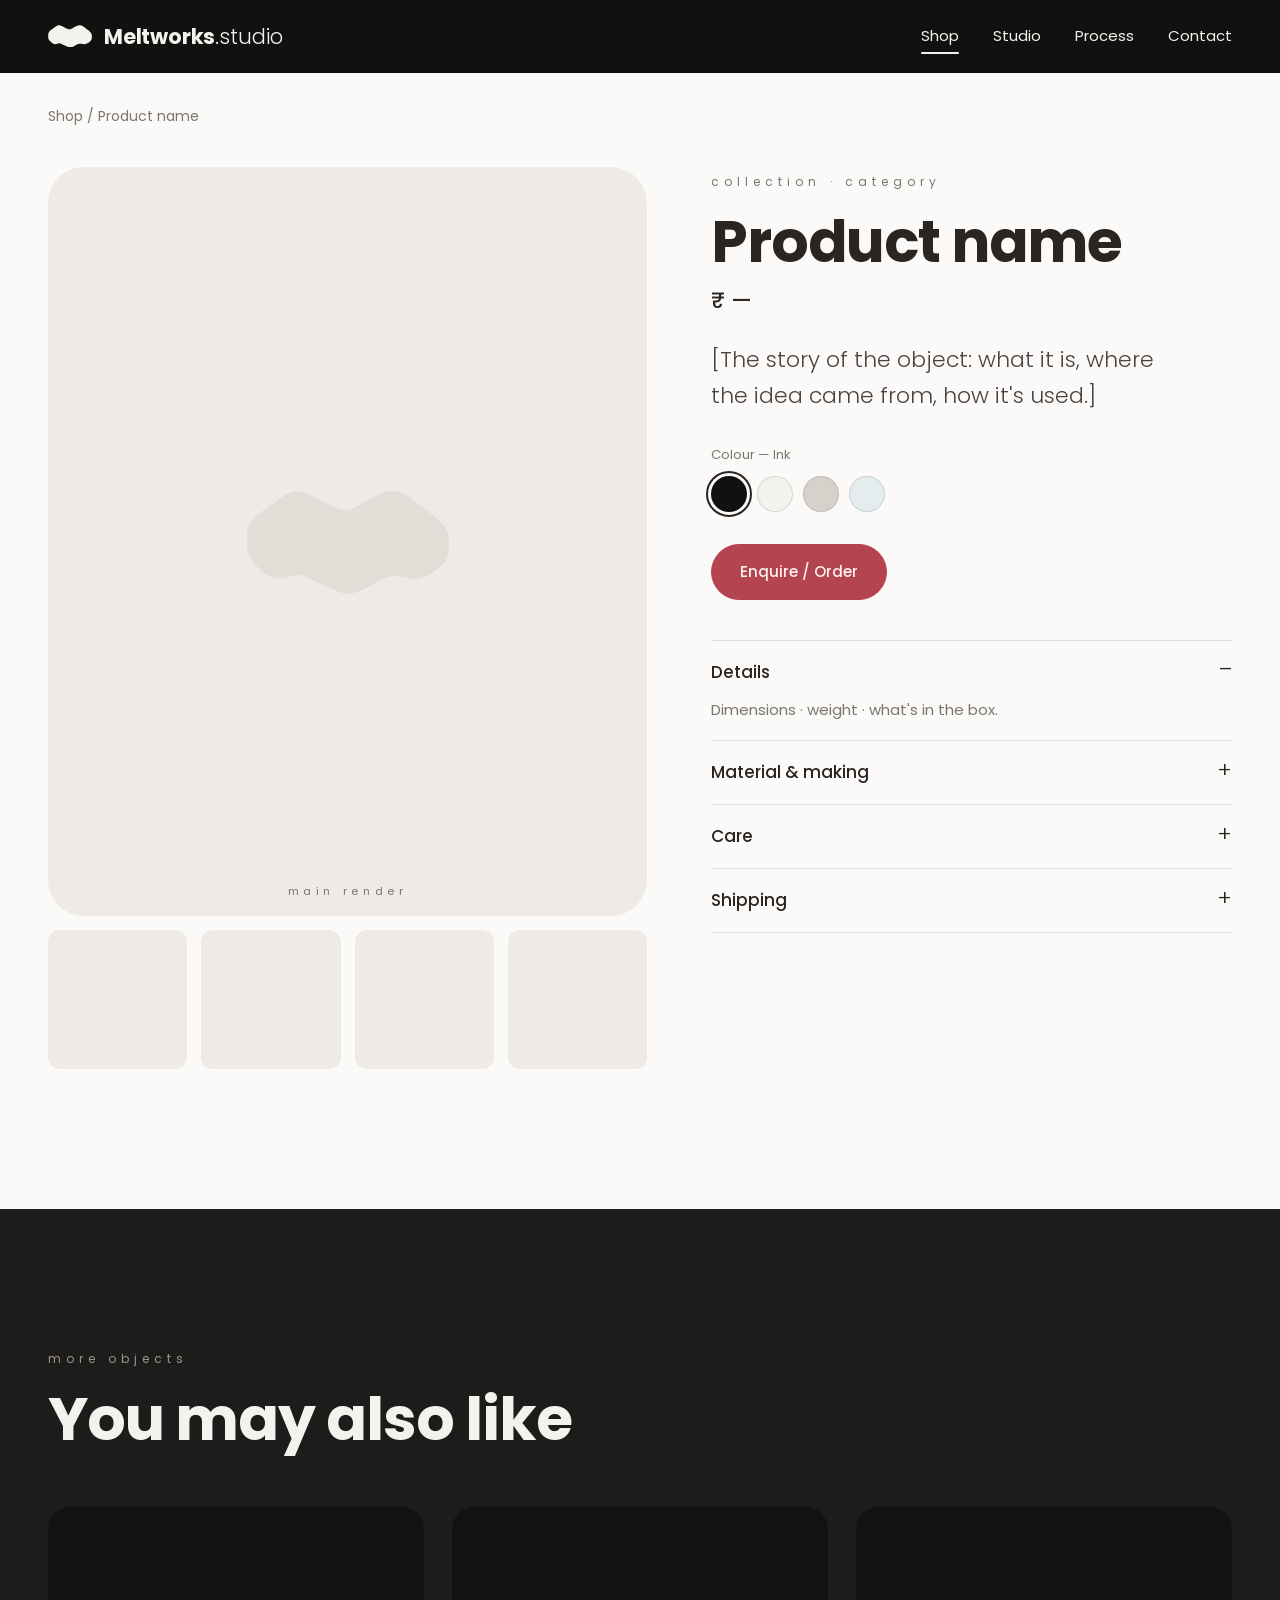
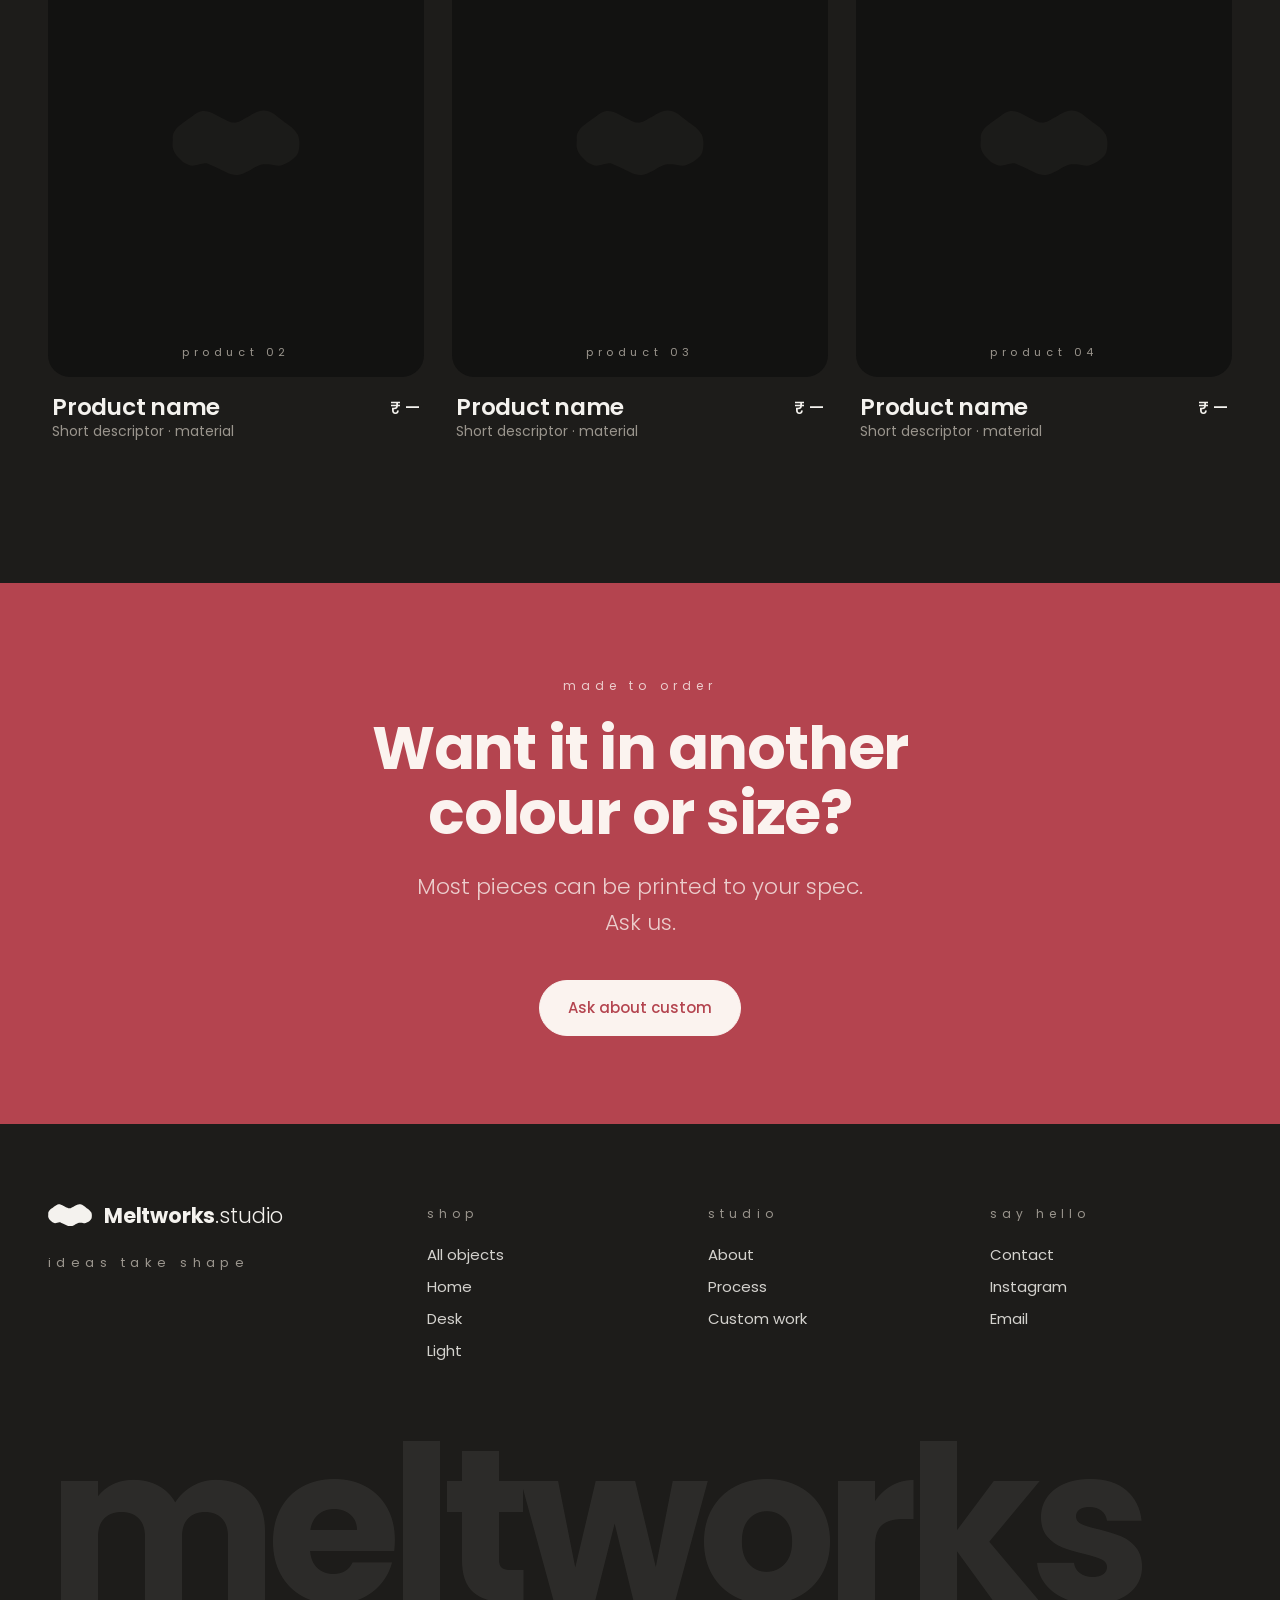
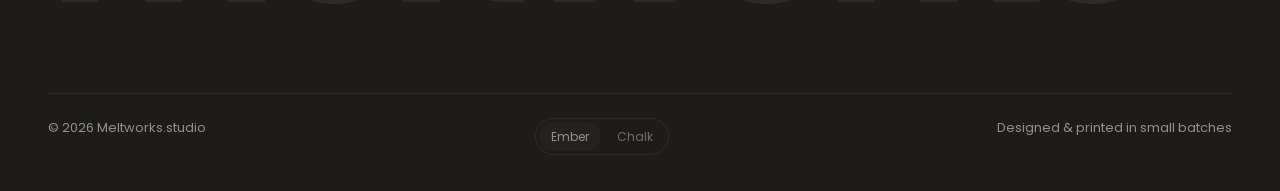
<file: product.html>
<!doctype html>
<html lang="en">
<head>
<meta charset="utf-8">
<meta name="viewport" content="width=device-width, initial-scale=1">
<script>try{if(localStorage.getItem("mw-theme")==="light")document.documentElement.dataset.theme="light"}catch(e){}</script>
<title>Product · Meltworks.studio</title>
<meta name="description" content="Product details — Meltworks.studio.">
<link rel="icon" href="assets/favicon.svg" type="image/svg+xml">
<link rel="preconnect" href="https://fonts.googleapis.com">
<link rel="preconnect" href="https://fonts.gstatic.com" crossorigin>
<link href="https://fonts.googleapis.com/css2?family=Gochi+Hand&family=Poppins:wght@300;400;500;600;700&display=swap" rel="stylesheet">
<link rel="stylesheet" href="css/style.css?v=15">
</head>
<body>
<header class="site-header">
  <div class="container">
    <a class="wordmark" href="index.html" aria-label="Meltworks.studio home"><svg viewBox="0 0 477 245" fill="currentColor" aria-hidden="true"><path d="M475 115 C476 123.2 475.7 131.7 474.7 139.9 C473.6 148.1 472.6 156.6 468.5 164 C464.4 171.3 457.1 178 450.2 183.9 C443.2 189.7 435.1 194.8 426.7 198.9 C418.3 203 411.2 207.7 399.9 208.3 C388.6 208.9 369.6 203.6 358.9 202.7 C348.2 201.8 342 202.2 335.8 203 C329.5 203.8 325.8 205.9 321.5 207.7 C317.1 209.5 313.6 211.7 309.8 213.8 C306 215.8 302.3 217.8 298.6 219.9 C294.9 222.1 291.4 224.5 287.7 226.7 C284 228.8 280.1 230.8 276.2 232.7 C272.3 234.6 268.3 236.5 264.1 238 C260 239.5 255.7 240.9 251.3 241.7 C247 242.4 242.4 242.4 238 242.3 C233.6 242.2 229.1 241.9 224.8 241 C220.4 240.1 216.2 238.5 212.1 236.9 C208 235.3 204.1 233.2 200.2 231.3 C196.3 229.5 192.6 227.5 188.7 225.7 C184.9 223.9 180.9 222.3 177.1 220.5 C173.2 218.7 169.6 216.5 165.6 214.7 C161.6 212.8 157.4 211.1 153.1 209.2 C148.8 207.3 145 205 139.9 203.3 C134.7 201.6 132.6 198.4 122.1 199.1 C111.5 199.9 88.8 208 76.6 208 C64.4 208 56.9 203.3 49 199.1 C41.2 194.9 35.7 188.7 29.6 182.7 C23.5 176.6 16.8 170.1 12.3 162.9 C7.9 155.8 4.3 147.7 2.7 139.7 C1.1 131.7 2.4 123.2 2.7 115 C2.9 106.8 1.6 98.2 4 90.4 C6.4 82.6 11.5 74.8 17.1 68.1 C22.8 61.4 30.9 55.5 37.7 50 C44.6 44.5 51.6 39.6 58.1 35 C64.6 30.3 70.9 26.1 76.8 22 C82.8 17.9 87.8 13.5 94.1 10.5 C100.3 7.4 106.6 4.3 114.3 3.7 C122.1 3.2 131.4 4.1 140.6 7 C149.8 9.9 161.4 16.9 169.6 21 C177.8 25.1 184 28.6 189.8 31.7 C195.6 34.7 200.1 37.2 204.3 39.3 C208.5 41.5 211.8 43.1 215 44.3 C218.2 45.6 220.8 46.2 223.5 46.7 C226.1 47.1 228.4 47 230.9 47 C233.3 47.1 235.6 47.3 238 47 C240.4 46.7 242.8 45.8 245.4 45 C248 44.2 250.5 43.5 253.5 42 C256.6 40.5 259.9 38.2 263.7 36 C267.5 33.8 271.4 31.8 276.3 29 C281.3 26.2 286.7 22.9 293.3 19.3 C299.9 15.8 308.4 10.5 316.1 7.7 C323.8 4.8 332.2 2.8 339.5 2.3 C346.9 1.9 353.8 3.2 360.3 5 C366.7 6.8 372.5 9.9 378.1 13.2 C383.8 16.5 388.6 20.8 394.1 24.9 C399.5 29.1 405 33.4 411 38.1 C417 42.7 423.2 47.4 430 52.7 C436.8 57.9 445.3 63.3 451.7 69.6 C458.2 76 464.7 83.2 468.6 90.8 C472.5 98.4 474 106.8 475 115Z"/></svg><span><b>Meltworks</b><span>.studio</span></span></a>
    <button class="nav-toggle" aria-label="Menu" aria-expanded="false"><span></span><span></span></button>
    <nav class="nav"><a href="shop.html" aria-current="page">Shop</a><a href="about.html">Studio</a><a href="index.html#process">Process</a><a href="contact.html">Contact</a></nav>
  </div>
</header>
<main>
<section class="section--light">

<div class="container">
  <p style="padding-top:32px;font-size:14px;color:var(--muted)"><a href="shop.html">Shop</a> / Product name</p>
  <div class="pdp">
    <div class="gallery">
      <div class="gallery-main"><div class="ph"><svg viewBox="0 0 477 245" fill="currentColor" aria-hidden="true"><path d="M475 115 C476 123.2 475.7 131.7 474.7 139.9 C473.6 148.1 472.6 156.6 468.5 164 C464.4 171.3 457.1 178 450.2 183.9 C443.2 189.7 435.1 194.8 426.7 198.9 C418.3 203 411.2 207.7 399.9 208.3 C388.6 208.9 369.6 203.6 358.9 202.7 C348.2 201.8 342 202.2 335.8 203 C329.5 203.8 325.8 205.9 321.5 207.7 C317.1 209.5 313.6 211.7 309.8 213.8 C306 215.8 302.3 217.8 298.6 219.9 C294.9 222.1 291.4 224.5 287.7 226.7 C284 228.8 280.1 230.8 276.2 232.7 C272.3 234.6 268.3 236.5 264.1 238 C260 239.5 255.7 240.9 251.3 241.7 C247 242.4 242.4 242.4 238 242.3 C233.6 242.2 229.1 241.9 224.8 241 C220.4 240.1 216.2 238.5 212.1 236.9 C208 235.3 204.1 233.2 200.2 231.3 C196.3 229.5 192.6 227.5 188.7 225.7 C184.9 223.9 180.9 222.3 177.1 220.5 C173.2 218.7 169.6 216.5 165.6 214.7 C161.6 212.8 157.4 211.1 153.1 209.2 C148.8 207.3 145 205 139.9 203.3 C134.7 201.6 132.6 198.4 122.1 199.1 C111.5 199.9 88.8 208 76.6 208 C64.4 208 56.9 203.3 49 199.1 C41.2 194.9 35.7 188.7 29.6 182.7 C23.5 176.6 16.8 170.1 12.3 162.9 C7.9 155.8 4.3 147.7 2.7 139.7 C1.1 131.7 2.4 123.2 2.7 115 C2.9 106.8 1.6 98.2 4 90.4 C6.4 82.6 11.5 74.8 17.1 68.1 C22.8 61.4 30.9 55.5 37.7 50 C44.6 44.5 51.6 39.6 58.1 35 C64.6 30.3 70.9 26.1 76.8 22 C82.8 17.9 87.8 13.5 94.1 10.5 C100.3 7.4 106.6 4.3 114.3 3.7 C122.1 3.2 131.4 4.1 140.6 7 C149.8 9.9 161.4 16.9 169.6 21 C177.8 25.1 184 28.6 189.8 31.7 C195.6 34.7 200.1 37.2 204.3 39.3 C208.5 41.5 211.8 43.1 215 44.3 C218.2 45.6 220.8 46.2 223.5 46.7 C226.1 47.1 228.4 47 230.9 47 C233.3 47.1 235.6 47.3 238 47 C240.4 46.7 242.8 45.8 245.4 45 C248 44.2 250.5 43.5 253.5 42 C256.6 40.5 259.9 38.2 263.7 36 C267.5 33.8 271.4 31.8 276.3 29 C281.3 26.2 286.7 22.9 293.3 19.3 C299.9 15.8 308.4 10.5 316.1 7.7 C323.8 4.8 332.2 2.8 339.5 2.3 C346.9 1.9 353.8 3.2 360.3 5 C366.7 6.8 372.5 9.9 378.1 13.2 C383.8 16.5 388.6 20.8 394.1 24.9 C399.5 29.1 405 33.4 411 38.1 C417 42.7 423.2 47.4 430 52.7 C436.8 57.9 445.3 63.3 451.7 69.6 C458.2 76 464.7 83.2 468.6 90.8 C472.5 98.4 474 106.8 475 115Z"/></svg></div><span class="ph-label">main render</span></div>
      <div class="gallery-thumbs"><div></div><div></div><div></div><div></div></div>
    </div>
    <div class="pdp-info">
      <span class="eyebrow">collection · category</span>
      <h1>Product name</h1>
      <p class="pdp-price">₹ —</p>
      <p class="lede">[The story of the object: what it is, where the idea came from, how it's used.]</p>
      <span class="option-label">Colour — <span data-swatch-name>Ink</span></span>
      <div class="swatches">
        <button class="swatch is-active" style="background:#111" aria-label="Ink"></button>
        <button class="swatch" style="background:#f4f2ee" aria-label="Chalk"></button>
        <button class="swatch" style="background:#d6d2cb" aria-label="Studio grey"></button>
        <button class="swatch" style="background:rgba(220,230,232,.7)" aria-label="Clear"></button>
      </div>
      <div class="btn-row"><a class="btn" href="contact.html">Enquire / Order</a></div>
      <div class="specs">
        <details open><summary>Details</summary><p>Dimensions · weight · what's in the box.</p></details>
        <details><summary>Material &amp; making</summary><p>Material, layer height, print time, finishing.</p></details>
        <details><summary>Care</summary><p>How to clean and look after the piece.</p></details>
        <details><summary>Shipping</summary><p>Made-to-order lead time and delivery.</p></details>
      </div>
    </div>
  </div>
</div>
</section>
<section class="section section--studio">
  <div class="container">
    <div class="section-head"><div><span class="eyebrow">more objects</span><h2>You may also like</h2></div></div>
    <div class="grid"><a class="card reveal" href="product.html" data-cat="">
        <div class="card-media"><div class="ph"><svg viewBox="0 0 477 245" fill="currentColor" aria-hidden="true"><path d="M475 115 C476 123.2 475.7 131.7 474.7 139.9 C473.6 148.1 472.6 156.6 468.5 164 C464.4 171.3 457.1 178 450.2 183.9 C443.2 189.7 435.1 194.8 426.7 198.9 C418.3 203 411.2 207.7 399.9 208.3 C388.6 208.9 369.6 203.6 358.9 202.7 C348.2 201.8 342 202.2 335.8 203 C329.5 203.8 325.8 205.9 321.5 207.7 C317.1 209.5 313.6 211.7 309.8 213.8 C306 215.8 302.3 217.8 298.6 219.9 C294.9 222.1 291.4 224.5 287.7 226.7 C284 228.8 280.1 230.8 276.2 232.7 C272.3 234.6 268.3 236.5 264.1 238 C260 239.5 255.7 240.9 251.3 241.7 C247 242.4 242.4 242.4 238 242.3 C233.6 242.2 229.1 241.9 224.8 241 C220.4 240.1 216.2 238.5 212.1 236.9 C208 235.3 204.1 233.2 200.2 231.3 C196.3 229.5 192.6 227.5 188.7 225.7 C184.9 223.9 180.9 222.3 177.1 220.5 C173.2 218.7 169.6 216.5 165.6 214.7 C161.6 212.8 157.4 211.1 153.1 209.2 C148.8 207.3 145 205 139.9 203.3 C134.7 201.6 132.6 198.4 122.1 199.1 C111.5 199.9 88.8 208 76.6 208 C64.4 208 56.9 203.3 49 199.1 C41.2 194.9 35.7 188.7 29.6 182.7 C23.5 176.6 16.8 170.1 12.3 162.9 C7.9 155.8 4.3 147.7 2.7 139.7 C1.1 131.7 2.4 123.2 2.7 115 C2.9 106.8 1.6 98.2 4 90.4 C6.4 82.6 11.5 74.8 17.1 68.1 C22.8 61.4 30.9 55.5 37.7 50 C44.6 44.5 51.6 39.6 58.1 35 C64.6 30.3 70.9 26.1 76.8 22 C82.8 17.9 87.8 13.5 94.1 10.5 C100.3 7.4 106.6 4.3 114.3 3.7 C122.1 3.2 131.4 4.1 140.6 7 C149.8 9.9 161.4 16.9 169.6 21 C177.8 25.1 184 28.6 189.8 31.7 C195.6 34.7 200.1 37.2 204.3 39.3 C208.5 41.5 211.8 43.1 215 44.3 C218.2 45.6 220.8 46.2 223.5 46.7 C226.1 47.1 228.4 47 230.9 47 C233.3 47.1 235.6 47.3 238 47 C240.4 46.7 242.8 45.8 245.4 45 C248 44.2 250.5 43.5 253.5 42 C256.6 40.5 259.9 38.2 263.7 36 C267.5 33.8 271.4 31.8 276.3 29 C281.3 26.2 286.7 22.9 293.3 19.3 C299.9 15.8 308.4 10.5 316.1 7.7 C323.8 4.8 332.2 2.8 339.5 2.3 C346.9 1.9 353.8 3.2 360.3 5 C366.7 6.8 372.5 9.9 378.1 13.2 C383.8 16.5 388.6 20.8 394.1 24.9 C399.5 29.1 405 33.4 411 38.1 C417 42.7 423.2 47.4 430 52.7 C436.8 57.9 445.3 63.3 451.7 69.6 C458.2 76 464.7 83.2 468.6 90.8 C472.5 98.4 474 106.8 475 115Z"/></svg></div><span class="ph-label">product 02</span></div>
        <div class="card-body"><div><h3>Product name</h3><p>Short descriptor · material</p></div><span class="card-price">₹ —</span></div>
      </a><a class="card reveal" href="product.html" data-cat="">
        <div class="card-media"><div class="ph"><svg viewBox="0 0 477 245" fill="currentColor" aria-hidden="true"><path d="M475 115 C476 123.2 475.7 131.7 474.7 139.9 C473.6 148.1 472.6 156.6 468.5 164 C464.4 171.3 457.1 178 450.2 183.9 C443.2 189.7 435.1 194.8 426.7 198.9 C418.3 203 411.2 207.7 399.9 208.3 C388.6 208.9 369.6 203.6 358.9 202.7 C348.2 201.8 342 202.2 335.8 203 C329.5 203.8 325.8 205.9 321.5 207.7 C317.1 209.5 313.6 211.7 309.8 213.8 C306 215.8 302.3 217.8 298.6 219.9 C294.9 222.1 291.4 224.5 287.7 226.7 C284 228.8 280.1 230.8 276.2 232.7 C272.3 234.6 268.3 236.5 264.1 238 C260 239.5 255.7 240.9 251.3 241.7 C247 242.4 242.4 242.4 238 242.3 C233.6 242.2 229.1 241.9 224.8 241 C220.4 240.1 216.2 238.5 212.1 236.9 C208 235.3 204.1 233.2 200.2 231.3 C196.3 229.5 192.6 227.5 188.7 225.7 C184.9 223.9 180.9 222.3 177.1 220.5 C173.2 218.7 169.6 216.5 165.6 214.7 C161.6 212.8 157.4 211.1 153.1 209.2 C148.8 207.3 145 205 139.9 203.3 C134.7 201.6 132.6 198.4 122.1 199.1 C111.5 199.9 88.8 208 76.6 208 C64.4 208 56.9 203.3 49 199.1 C41.2 194.9 35.7 188.7 29.6 182.7 C23.5 176.6 16.8 170.1 12.3 162.9 C7.9 155.8 4.3 147.7 2.7 139.7 C1.1 131.7 2.4 123.2 2.7 115 C2.9 106.8 1.6 98.2 4 90.4 C6.4 82.6 11.5 74.8 17.1 68.1 C22.8 61.4 30.9 55.5 37.7 50 C44.6 44.5 51.6 39.6 58.1 35 C64.6 30.3 70.9 26.1 76.8 22 C82.8 17.9 87.8 13.5 94.1 10.5 C100.3 7.4 106.6 4.3 114.3 3.7 C122.1 3.2 131.4 4.1 140.6 7 C149.8 9.9 161.4 16.9 169.6 21 C177.8 25.1 184 28.6 189.8 31.7 C195.6 34.7 200.1 37.2 204.3 39.3 C208.5 41.5 211.8 43.1 215 44.3 C218.2 45.6 220.8 46.2 223.5 46.7 C226.1 47.1 228.4 47 230.9 47 C233.3 47.1 235.6 47.3 238 47 C240.4 46.7 242.8 45.8 245.4 45 C248 44.2 250.5 43.5 253.5 42 C256.6 40.5 259.9 38.2 263.7 36 C267.5 33.8 271.4 31.8 276.3 29 C281.3 26.2 286.7 22.9 293.3 19.3 C299.9 15.8 308.4 10.5 316.1 7.7 C323.8 4.8 332.2 2.8 339.5 2.3 C346.9 1.9 353.8 3.2 360.3 5 C366.7 6.8 372.5 9.9 378.1 13.2 C383.8 16.5 388.6 20.8 394.1 24.9 C399.5 29.1 405 33.4 411 38.1 C417 42.7 423.2 47.4 430 52.7 C436.8 57.9 445.3 63.3 451.7 69.6 C458.2 76 464.7 83.2 468.6 90.8 C472.5 98.4 474 106.8 475 115Z"/></svg></div><span class="ph-label">product 03</span></div>
        <div class="card-body"><div><h3>Product name</h3><p>Short descriptor · material</p></div><span class="card-price">₹ —</span></div>
      </a><a class="card reveal" href="product.html" data-cat="">
        <div class="card-media"><div class="ph"><svg viewBox="0 0 477 245" fill="currentColor" aria-hidden="true"><path d="M475 115 C476 123.2 475.7 131.7 474.7 139.9 C473.6 148.1 472.6 156.6 468.5 164 C464.4 171.3 457.1 178 450.2 183.9 C443.2 189.7 435.1 194.8 426.7 198.9 C418.3 203 411.2 207.7 399.9 208.3 C388.6 208.9 369.6 203.6 358.9 202.7 C348.2 201.8 342 202.2 335.8 203 C329.5 203.8 325.8 205.9 321.5 207.7 C317.1 209.5 313.6 211.7 309.8 213.8 C306 215.8 302.3 217.8 298.6 219.9 C294.9 222.1 291.4 224.5 287.7 226.7 C284 228.8 280.1 230.8 276.2 232.7 C272.3 234.6 268.3 236.5 264.1 238 C260 239.5 255.7 240.9 251.3 241.7 C247 242.4 242.4 242.4 238 242.3 C233.6 242.2 229.1 241.9 224.8 241 C220.4 240.1 216.2 238.5 212.1 236.9 C208 235.3 204.1 233.2 200.2 231.3 C196.3 229.5 192.6 227.5 188.7 225.7 C184.9 223.9 180.9 222.3 177.1 220.5 C173.2 218.7 169.6 216.5 165.6 214.7 C161.6 212.8 157.4 211.1 153.1 209.2 C148.8 207.3 145 205 139.9 203.3 C134.7 201.6 132.6 198.4 122.1 199.1 C111.5 199.9 88.8 208 76.6 208 C64.4 208 56.9 203.3 49 199.1 C41.2 194.9 35.7 188.7 29.6 182.7 C23.5 176.6 16.8 170.1 12.3 162.9 C7.9 155.8 4.3 147.7 2.7 139.7 C1.1 131.7 2.4 123.2 2.7 115 C2.9 106.8 1.6 98.2 4 90.4 C6.4 82.6 11.5 74.8 17.1 68.1 C22.8 61.4 30.9 55.5 37.7 50 C44.6 44.5 51.6 39.6 58.1 35 C64.6 30.3 70.9 26.1 76.8 22 C82.8 17.9 87.8 13.5 94.1 10.5 C100.3 7.4 106.6 4.3 114.3 3.7 C122.1 3.2 131.4 4.1 140.6 7 C149.8 9.9 161.4 16.9 169.6 21 C177.8 25.1 184 28.6 189.8 31.7 C195.6 34.7 200.1 37.2 204.3 39.3 C208.5 41.5 211.8 43.1 215 44.3 C218.2 45.6 220.8 46.2 223.5 46.7 C226.1 47.1 228.4 47 230.9 47 C233.3 47.1 235.6 47.3 238 47 C240.4 46.7 242.8 45.8 245.4 45 C248 44.2 250.5 43.5 253.5 42 C256.6 40.5 259.9 38.2 263.7 36 C267.5 33.8 271.4 31.8 276.3 29 C281.3 26.2 286.7 22.9 293.3 19.3 C299.9 15.8 308.4 10.5 316.1 7.7 C323.8 4.8 332.2 2.8 339.5 2.3 C346.9 1.9 353.8 3.2 360.3 5 C366.7 6.8 372.5 9.9 378.1 13.2 C383.8 16.5 388.6 20.8 394.1 24.9 C399.5 29.1 405 33.4 411 38.1 C417 42.7 423.2 47.4 430 52.7 C436.8 57.9 445.3 63.3 451.7 69.6 C458.2 76 464.7 83.2 468.6 90.8 C472.5 98.4 474 106.8 475 115Z"/></svg></div><span class="ph-label">product 04</span></div>
        <div class="card-body"><div><h3>Product name</h3><p>Short descriptor · material</p></div><span class="card-price">₹ —</span></div>
      </a></div>
  </div>
</section>
<section class="section cta" style="--cta-pad: 88px">
  <div class="container reveal">
    <span class="eyebrow">made to order</span>
    <h2 style="margin-top:18px">Want it in another colour or size?</h2>
    <p class="lede">Most pieces can be printed to your spec. Ask us.</p>
    <div class="btn-row"><a class="btn" href="contact.html">Ask about custom</a></div>
  </div>
</section>
</main>
<footer class="site-footer">
  <div class="container">
    <div class="footer-top">
      <div>
        <a class="wordmark" href="index.html"><svg viewBox="0 0 477 245" fill="currentColor" aria-hidden="true"><path d="M475 115 C476 123.2 475.7 131.7 474.7 139.9 C473.6 148.1 472.6 156.6 468.5 164 C464.4 171.3 457.1 178 450.2 183.9 C443.2 189.7 435.1 194.8 426.7 198.9 C418.3 203 411.2 207.7 399.9 208.3 C388.6 208.9 369.6 203.6 358.9 202.7 C348.2 201.8 342 202.2 335.8 203 C329.5 203.8 325.8 205.9 321.5 207.7 C317.1 209.5 313.6 211.7 309.8 213.8 C306 215.8 302.3 217.8 298.6 219.9 C294.9 222.1 291.4 224.5 287.7 226.7 C284 228.8 280.1 230.8 276.2 232.7 C272.3 234.6 268.3 236.5 264.1 238 C260 239.5 255.7 240.9 251.3 241.7 C247 242.4 242.4 242.4 238 242.3 C233.6 242.2 229.1 241.9 224.8 241 C220.4 240.1 216.2 238.5 212.1 236.9 C208 235.3 204.1 233.2 200.2 231.3 C196.3 229.5 192.6 227.5 188.7 225.7 C184.9 223.9 180.9 222.3 177.1 220.5 C173.2 218.7 169.6 216.5 165.6 214.7 C161.6 212.8 157.4 211.1 153.1 209.2 C148.8 207.3 145 205 139.9 203.3 C134.7 201.6 132.6 198.4 122.1 199.1 C111.5 199.9 88.8 208 76.6 208 C64.4 208 56.9 203.3 49 199.1 C41.2 194.9 35.7 188.7 29.6 182.7 C23.5 176.6 16.8 170.1 12.3 162.9 C7.9 155.8 4.3 147.7 2.7 139.7 C1.1 131.7 2.4 123.2 2.7 115 C2.9 106.8 1.6 98.2 4 90.4 C6.4 82.6 11.5 74.8 17.1 68.1 C22.8 61.4 30.9 55.5 37.7 50 C44.6 44.5 51.6 39.6 58.1 35 C64.6 30.3 70.9 26.1 76.8 22 C82.8 17.9 87.8 13.5 94.1 10.5 C100.3 7.4 106.6 4.3 114.3 3.7 C122.1 3.2 131.4 4.1 140.6 7 C149.8 9.9 161.4 16.9 169.6 21 C177.8 25.1 184 28.6 189.8 31.7 C195.6 34.7 200.1 37.2 204.3 39.3 C208.5 41.5 211.8 43.1 215 44.3 C218.2 45.6 220.8 46.2 223.5 46.7 C226.1 47.1 228.4 47 230.9 47 C233.3 47.1 235.6 47.3 238 47 C240.4 46.7 242.8 45.8 245.4 45 C248 44.2 250.5 43.5 253.5 42 C256.6 40.5 259.9 38.2 263.7 36 C267.5 33.8 271.4 31.8 276.3 29 C281.3 26.2 286.7 22.9 293.3 19.3 C299.9 15.8 308.4 10.5 316.1 7.7 C323.8 4.8 332.2 2.8 339.5 2.3 C346.9 1.9 353.8 3.2 360.3 5 C366.7 6.8 372.5 9.9 378.1 13.2 C383.8 16.5 388.6 20.8 394.1 24.9 C399.5 29.1 405 33.4 411 38.1 C417 42.7 423.2 47.4 430 52.7 C436.8 57.9 445.3 63.3 451.7 69.6 C458.2 76 464.7 83.2 468.6 90.8 C472.5 98.4 474 106.8 475 115Z"/></svg><span><b>Meltworks</b><span>.studio</span></span></a>
        <p class="tagline">ideas take shape</p>
      </div>
      <div class="footer-col"><h4>shop</h4><a href="shop.html">All objects</a><a href="shop.html">Home</a><a href="shop.html">Desk</a><a href="shop.html">Light</a></div>
      <div class="footer-col"><h4>studio</h4><a href="about.html">About</a><a href="index.html#process">Process</a><a href="contact.html">Custom work</a></div>
      <div class="footer-col"><h4>say hello</h4><a href="contact.html">Contact</a><a href="https://www.instagram.com/meltworks.studio/" target="_blank" rel="noopener">Instagram</a><a href="mailto:hello@meltworks.co.in">Email</a></div>
    </div>
    <div class="footer-word" aria-hidden="true">meltworks</div>
    <div class="footer-bottom"><span>© <span data-year>2026</span> Meltworks.studio</span><span class="theme-switch" role="group" aria-label="Colour theme"><button type="button" data-theme-set="dark">Ember</button><button type="button" data-theme-set="light">Chalk</button></span><span>Designed &amp; printed in small batches</span></div>
  </div>
</footer>
<script src="js/main.js?v=6"></script>
</body>
</html>
</file>
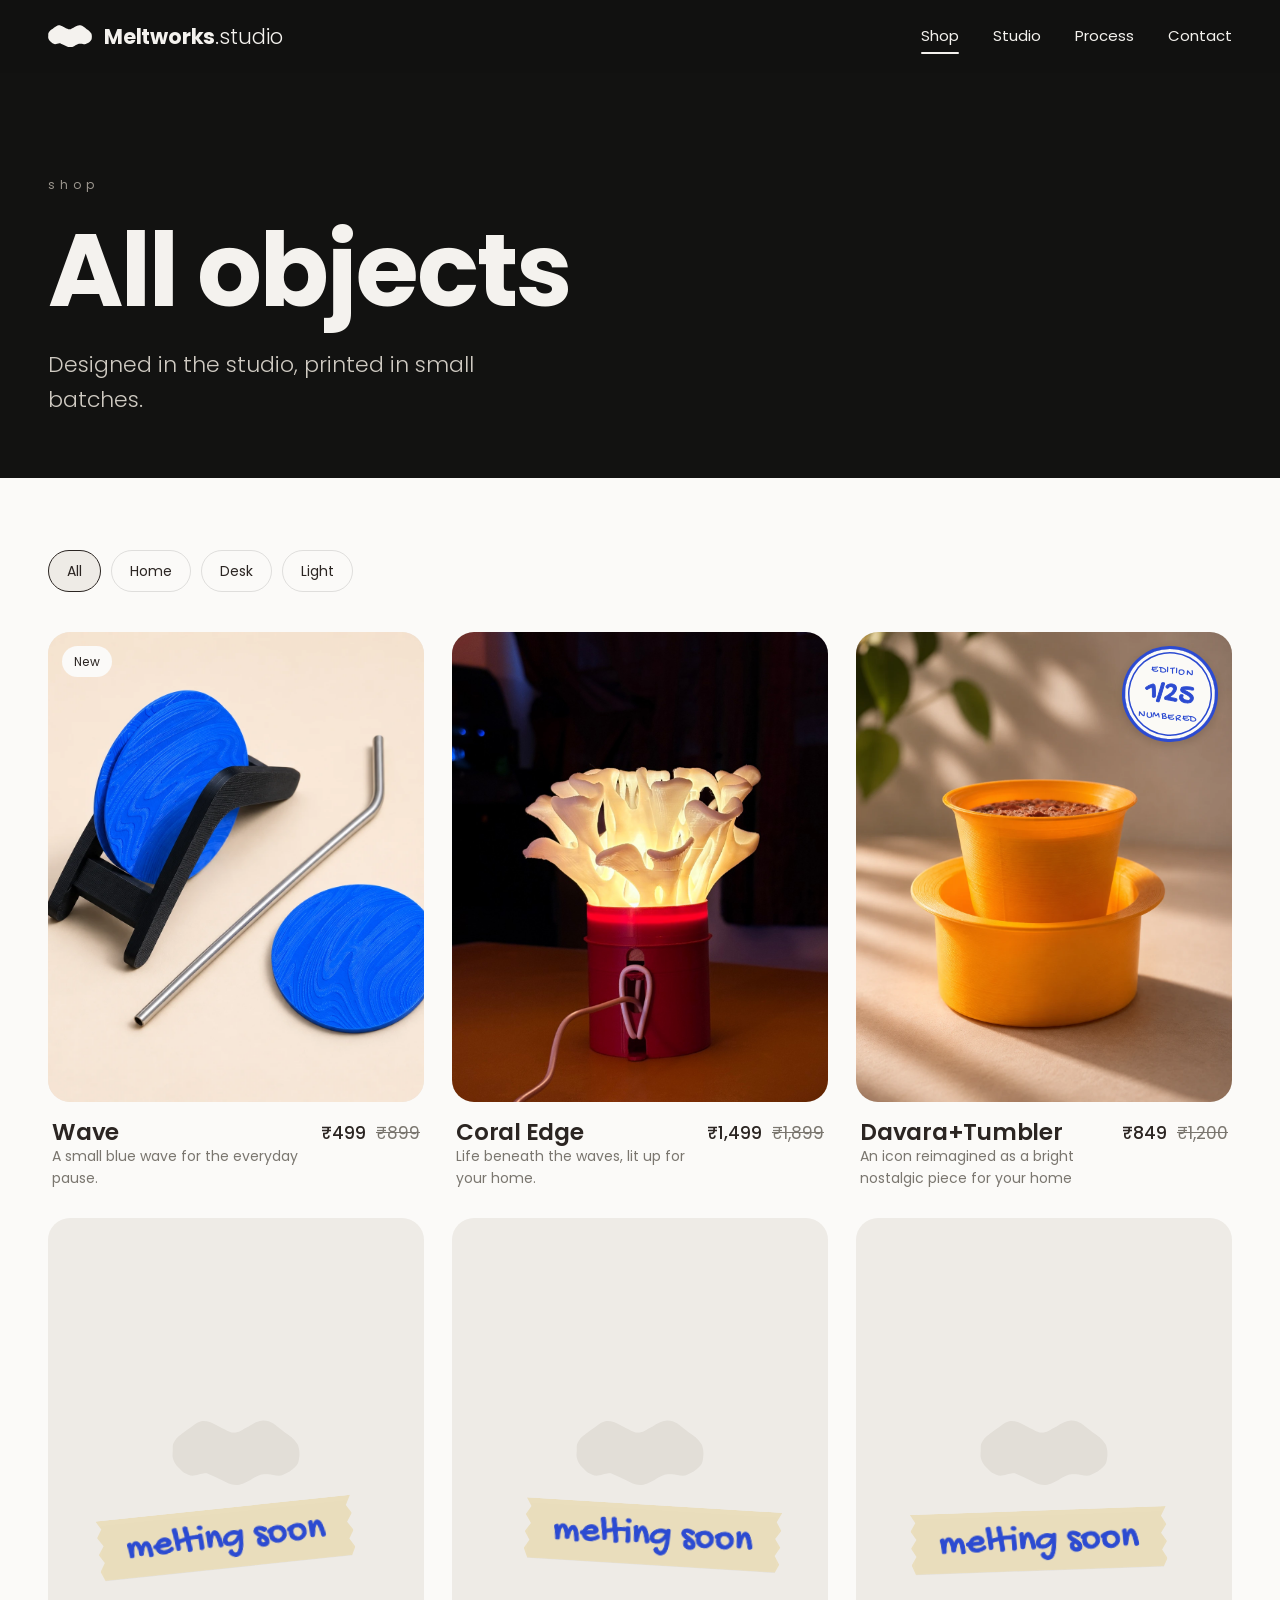
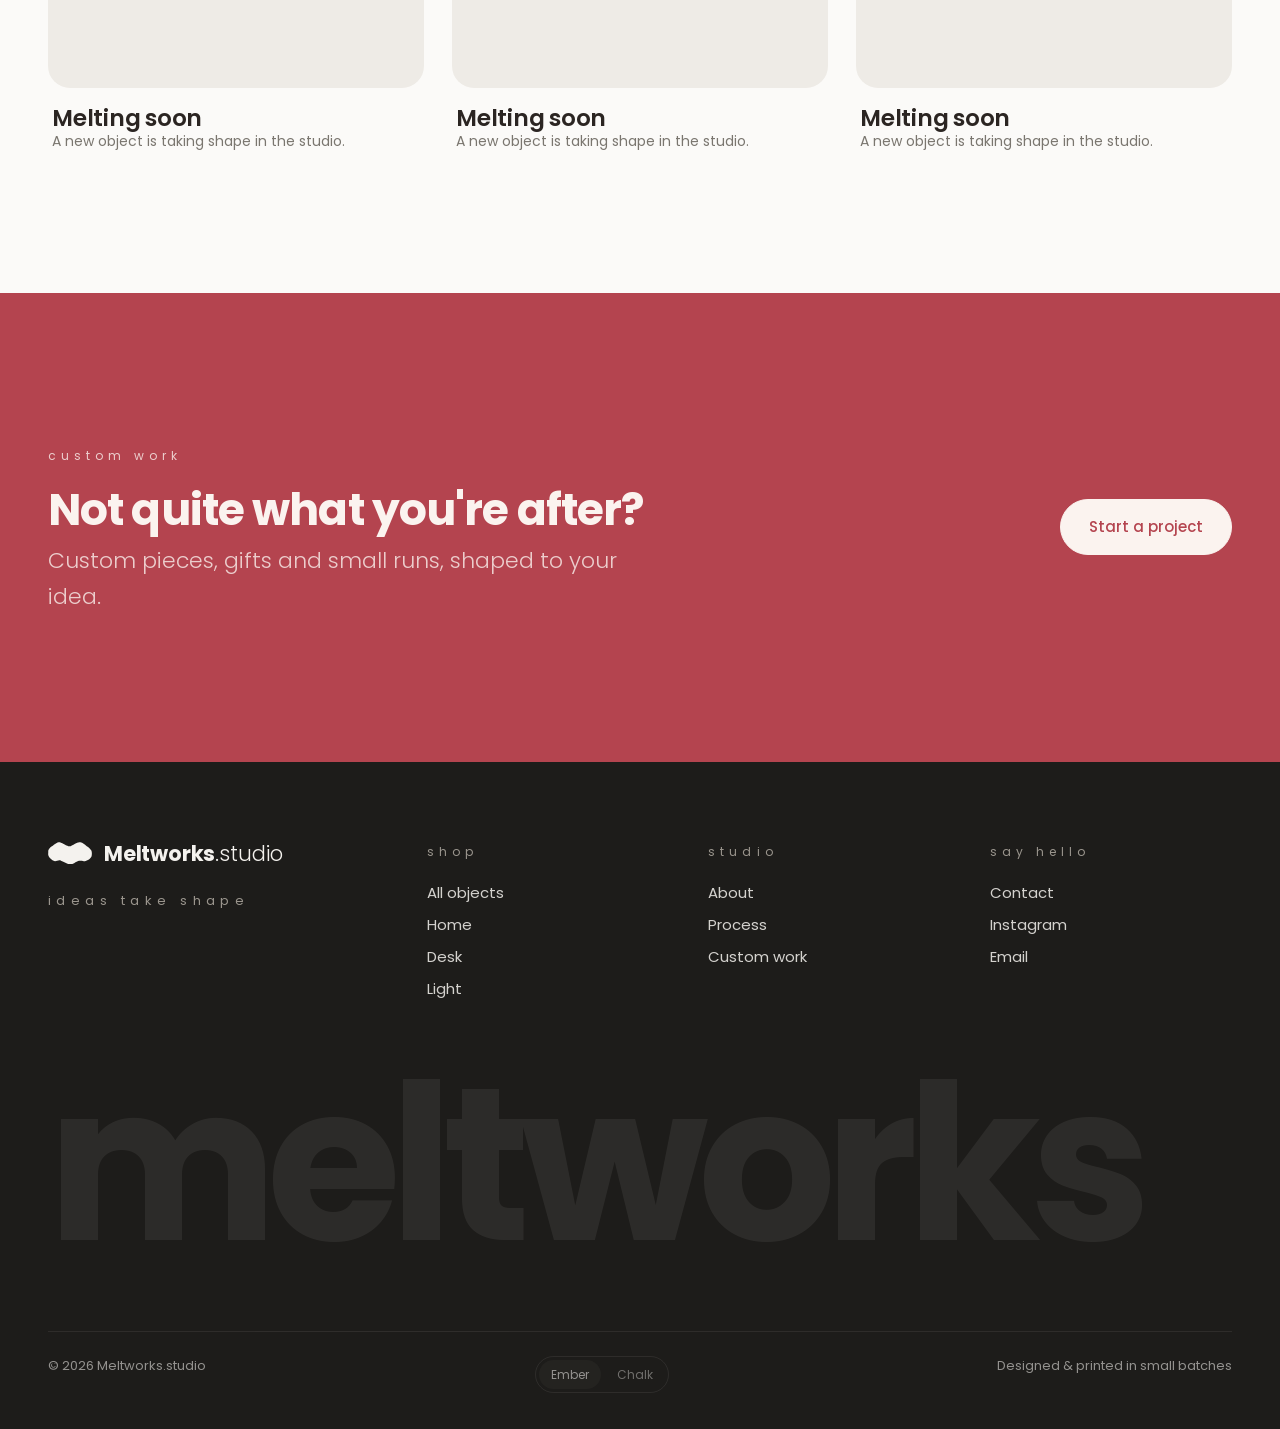
<file: shop.html>
<!doctype html>
<html lang="en">
<head>
<meta charset="utf-8">
<meta name="viewport" content="width=device-width, initial-scale=1">
<script>try{if(localStorage.getItem("mw-theme")==="light")document.documentElement.dataset.theme="light"}catch(e){}</script>
<title>Shop · Meltworks.studio</title>
<meta name="description" content="Shop small-batch 3D-printed objects from Meltworks.studio.">
<link rel="icon" href="assets/favicon.svg" type="image/svg+xml">
<link rel="preconnect" href="https://fonts.googleapis.com">
<link rel="preconnect" href="https://fonts.gstatic.com" crossorigin>
<link href="https://fonts.googleapis.com/css2?family=Gochi+Hand&family=Poppins:wght@300;400;500;600;700&display=swap" rel="stylesheet">
<link rel="stylesheet" href="css/style.css?v=15">
</head>
<body>
<header class="site-header">
  <div class="container">
    <a class="wordmark" href="index.html" aria-label="Meltworks.studio home"><svg viewBox="0 0 477 245" fill="currentColor" aria-hidden="true"><path d="M475 115 C476 123.2 475.7 131.7 474.7 139.9 C473.6 148.1 472.6 156.6 468.5 164 C464.4 171.3 457.1 178 450.2 183.9 C443.2 189.7 435.1 194.8 426.7 198.9 C418.3 203 411.2 207.7 399.9 208.3 C388.6 208.9 369.6 203.6 358.9 202.7 C348.2 201.8 342 202.2 335.8 203 C329.5 203.8 325.8 205.9 321.5 207.7 C317.1 209.5 313.6 211.7 309.8 213.8 C306 215.8 302.3 217.8 298.6 219.9 C294.9 222.1 291.4 224.5 287.7 226.7 C284 228.8 280.1 230.8 276.2 232.7 C272.3 234.6 268.3 236.5 264.1 238 C260 239.5 255.7 240.9 251.3 241.7 C247 242.4 242.4 242.4 238 242.3 C233.6 242.2 229.1 241.9 224.8 241 C220.4 240.1 216.2 238.5 212.1 236.9 C208 235.3 204.1 233.2 200.2 231.3 C196.3 229.5 192.6 227.5 188.7 225.7 C184.9 223.9 180.9 222.3 177.1 220.5 C173.2 218.7 169.6 216.5 165.6 214.7 C161.6 212.8 157.4 211.1 153.1 209.2 C148.8 207.3 145 205 139.9 203.3 C134.7 201.6 132.6 198.4 122.1 199.1 C111.5 199.9 88.8 208 76.6 208 C64.4 208 56.9 203.3 49 199.1 C41.2 194.9 35.7 188.7 29.6 182.7 C23.5 176.6 16.8 170.1 12.3 162.9 C7.9 155.8 4.3 147.7 2.7 139.7 C1.1 131.7 2.4 123.2 2.7 115 C2.9 106.8 1.6 98.2 4 90.4 C6.4 82.6 11.5 74.8 17.1 68.1 C22.8 61.4 30.9 55.5 37.7 50 C44.6 44.5 51.6 39.6 58.1 35 C64.6 30.3 70.9 26.1 76.8 22 C82.8 17.9 87.8 13.5 94.1 10.5 C100.3 7.4 106.6 4.3 114.3 3.7 C122.1 3.2 131.4 4.1 140.6 7 C149.8 9.9 161.4 16.9 169.6 21 C177.8 25.1 184 28.6 189.8 31.7 C195.6 34.7 200.1 37.2 204.3 39.3 C208.5 41.5 211.8 43.1 215 44.3 C218.2 45.6 220.8 46.2 223.5 46.7 C226.1 47.1 228.4 47 230.9 47 C233.3 47.1 235.6 47.3 238 47 C240.4 46.7 242.8 45.8 245.4 45 C248 44.2 250.5 43.5 253.5 42 C256.6 40.5 259.9 38.2 263.7 36 C267.5 33.8 271.4 31.8 276.3 29 C281.3 26.2 286.7 22.9 293.3 19.3 C299.9 15.8 308.4 10.5 316.1 7.7 C323.8 4.8 332.2 2.8 339.5 2.3 C346.9 1.9 353.8 3.2 360.3 5 C366.7 6.8 372.5 9.9 378.1 13.2 C383.8 16.5 388.6 20.8 394.1 24.9 C399.5 29.1 405 33.4 411 38.1 C417 42.7 423.2 47.4 430 52.7 C436.8 57.9 445.3 63.3 451.7 69.6 C458.2 76 464.7 83.2 468.6 90.8 C472.5 98.4 474 106.8 475 115Z"/></svg><span><b>Meltworks</b><span>.studio</span></span></a>
    <button class="nav-toggle" aria-label="Menu" aria-expanded="false"><span></span><span></span></button>
    <nav class="nav"><a href="shop.html" aria-current="page">Shop</a><a href="about.html">Studio</a><a href="index.html#process">Process</a><a href="contact.html">Contact</a></nav>
  </div>
</header>
<main>

<section class="page-head">
  <div class="container">
    <span class="eyebrow">shop</span>
    <h1>All objects</h1>
    <p class="lede">Designed in the studio, printed in small batches.</p>
  </div>
</section>
<section class="section--light wrap-light">
<div class="container">
  <div class="filters" role="group" aria-label="Filter products">
    <button class="chip is-active" data-filter="all">All</button>
    <button class="chip" data-filter="home">Home</button>
    <button class="chip" data-filter="desk">Desk</button>
    <button class="chip" data-filter="light">Light</button>
  </div>
  <div class="grid">
    <a class="card reveal" href="product-wave.html" data-cat="home">
        <div class="card-media"><span class="tag">New</span><img src="assets/products/wave/wave-01.webp" alt="Wave coasters in blue Eco PLA+ in their black stand, with a steel straw and one coaster laid flat" loading="lazy"></div>
        <div class="card-body"><div><h3>Wave</h3><p>A small blue wave for the everyday pause.</p></div><span class="card-price">₹499 <s class="price-was">₹899</s></span></div>
      </a>
    <a class="card reveal" href="product-coral-edge.html" data-cat="light">
        <div class="card-media"><img src="assets/products/coral-edge/coral-edge-01.jpg" alt="Coral Edge lamp glowing warm white on a red base" loading="lazy" style="object-position: 50% 52%"></div>
        <div class="card-body"><div><h3>Coral Edge</h3><p>Life beneath the waves, lit up for your home.</p></div><span class="card-price">₹1,499 <s class="price-was">₹1,899</s></span></div>
      </a>
    <a class="card reveal" href="product-davara-tumbler.html" data-cat="desk">
        <div class="card-media"><img src="assets/products/davara-tumbler/davara-tumbler-01.webp" alt="Davara+Tumbler pen stand in bright orange, in soft window light" loading="lazy"><span class="stamp" style="--tilt:6deg" aria-label="Numbered edition, 1 of 25"><span>Edition</span><b>1/25</b><span>Numbered</span></span></div>
        <div class="card-body"><div><h3>Davara+Tumbler</h3><p>An icon reimagined as a bright nostalgic piece for your home</p></div><span class="card-price">₹849 <s class="price-was">₹1,200</s></span></div>
      </a>
    <div class="card card--soon reveal" data-cat="soon">
        <div class="card-media"><div class="ph"><svg viewBox="0 0 477 245" fill="currentColor" aria-hidden="true"><path d="M475 115 C476 123.2 475.7 131.7 474.7 139.9 C473.6 148.1 472.6 156.6 468.5 164 C464.4 171.3 457.1 178 450.2 183.9 C443.2 189.7 435.1 194.8 426.7 198.9 C418.3 203 411.2 207.7 399.9 208.3 C388.6 208.9 369.6 203.6 358.9 202.7 C348.2 201.8 342 202.2 335.8 203 C329.5 203.8 325.8 205.9 321.5 207.7 C317.1 209.5 313.6 211.7 309.8 213.8 C306 215.8 302.3 217.8 298.6 219.9 C294.9 222.1 291.4 224.5 287.7 226.7 C284 228.8 280.1 230.8 276.2 232.7 C272.3 234.6 268.3 236.5 264.1 238 C260 239.5 255.7 240.9 251.3 241.7 C247 242.4 242.4 242.4 238 242.3 C233.6 242.2 229.1 241.9 224.8 241 C220.4 240.1 216.2 238.5 212.1 236.9 C208 235.3 204.1 233.2 200.2 231.3 C196.3 229.5 192.6 227.5 188.7 225.7 C184.9 223.9 180.9 222.3 177.1 220.5 C173.2 218.7 169.6 216.5 165.6 214.7 C161.6 212.8 157.4 211.1 153.1 209.2 C148.8 207.3 145 205 139.9 203.3 C134.7 201.6 132.6 198.4 122.1 199.1 C111.5 199.9 88.8 208 76.6 208 C64.4 208 56.9 203.3 49 199.1 C41.2 194.9 35.7 188.7 29.6 182.7 C23.5 176.6 16.8 170.1 12.3 162.9 C7.9 155.8 4.3 147.7 2.7 139.7 C1.1 131.7 2.4 123.2 2.7 115 C2.9 106.8 1.6 98.2 4 90.4 C6.4 82.6 11.5 74.8 17.1 68.1 C22.8 61.4 30.9 55.5 37.7 50 C44.6 44.5 51.6 39.6 58.1 35 C64.6 30.3 70.9 26.1 76.8 22 C82.8 17.9 87.8 13.5 94.1 10.5 C100.3 7.4 106.6 4.3 114.3 3.7 C122.1 3.2 131.4 4.1 140.6 7 C149.8 9.9 161.4 16.9 169.6 21 C177.8 25.1 184 28.6 189.8 31.7 C195.6 34.7 200.1 37.2 204.3 39.3 C208.5 41.5 211.8 43.1 215 44.3 C218.2 45.6 220.8 46.2 223.5 46.7 C226.1 47.1 228.4 47 230.9 47 C233.3 47.1 235.6 47.3 238 47 C240.4 46.7 242.8 45.8 245.4 45 C248 44.2 250.5 43.5 253.5 42 C256.6 40.5 259.9 38.2 263.7 36 C267.5 33.8 271.4 31.8 276.3 29 C281.3 26.2 286.7 22.9 293.3 19.3 C299.9 15.8 308.4 10.5 316.1 7.7 C323.8 4.8 332.2 2.8 339.5 2.3 C346.9 1.9 353.8 3.2 360.3 5 C366.7 6.8 372.5 9.9 378.1 13.2 C383.8 16.5 388.6 20.8 394.1 24.9 C399.5 29.1 405 33.4 411 38.1 C417 42.7 423.2 47.4 430 52.7 C436.8 57.9 445.3 63.3 451.7 69.6 C458.2 76 464.7 83.2 468.6 90.8 C472.5 98.4 474 106.8 475 115Z"/></svg></div><span class="tape" style="--tilt:-6deg;--x:-4%;--y:2%">melting soon</span></div>
        <div class="card-body"><div><h3>Melting soon</h3><p>A new object is taking shape in the studio.</p></div></div>
      </div>
    <div class="card card--soon reveal" data-cat="soon">
        <div class="card-media"><div class="ph"><svg viewBox="0 0 477 245" fill="currentColor" aria-hidden="true"><path d="M475 115 C476 123.2 475.7 131.7 474.7 139.9 C473.6 148.1 472.6 156.6 468.5 164 C464.4 171.3 457.1 178 450.2 183.9 C443.2 189.7 435.1 194.8 426.7 198.9 C418.3 203 411.2 207.7 399.9 208.3 C388.6 208.9 369.6 203.6 358.9 202.7 C348.2 201.8 342 202.2 335.8 203 C329.5 203.8 325.8 205.9 321.5 207.7 C317.1 209.5 313.6 211.7 309.8 213.8 C306 215.8 302.3 217.8 298.6 219.9 C294.9 222.1 291.4 224.5 287.7 226.7 C284 228.8 280.1 230.8 276.2 232.7 C272.3 234.6 268.3 236.5 264.1 238 C260 239.5 255.7 240.9 251.3 241.7 C247 242.4 242.4 242.4 238 242.3 C233.6 242.2 229.1 241.9 224.8 241 C220.4 240.1 216.2 238.5 212.1 236.9 C208 235.3 204.1 233.2 200.2 231.3 C196.3 229.5 192.6 227.5 188.7 225.7 C184.9 223.9 180.9 222.3 177.1 220.5 C173.2 218.7 169.6 216.5 165.6 214.7 C161.6 212.8 157.4 211.1 153.1 209.2 C148.8 207.3 145 205 139.9 203.3 C134.7 201.6 132.6 198.4 122.1 199.1 C111.5 199.9 88.8 208 76.6 208 C64.4 208 56.9 203.3 49 199.1 C41.2 194.9 35.7 188.7 29.6 182.7 C23.5 176.6 16.8 170.1 12.3 162.9 C7.9 155.8 4.3 147.7 2.7 139.7 C1.1 131.7 2.4 123.2 2.7 115 C2.9 106.8 1.6 98.2 4 90.4 C6.4 82.6 11.5 74.8 17.1 68.1 C22.8 61.4 30.9 55.5 37.7 50 C44.6 44.5 51.6 39.6 58.1 35 C64.6 30.3 70.9 26.1 76.8 22 C82.8 17.9 87.8 13.5 94.1 10.5 C100.3 7.4 106.6 4.3 114.3 3.7 C122.1 3.2 131.4 4.1 140.6 7 C149.8 9.9 161.4 16.9 169.6 21 C177.8 25.1 184 28.6 189.8 31.7 C195.6 34.7 200.1 37.2 204.3 39.3 C208.5 41.5 211.8 43.1 215 44.3 C218.2 45.6 220.8 46.2 223.5 46.7 C226.1 47.1 228.4 47 230.9 47 C233.3 47.1 235.6 47.3 238 47 C240.4 46.7 242.8 45.8 245.4 45 C248 44.2 250.5 43.5 253.5 42 C256.6 40.5 259.9 38.2 263.7 36 C267.5 33.8 271.4 31.8 276.3 29 C281.3 26.2 286.7 22.9 293.3 19.3 C299.9 15.8 308.4 10.5 316.1 7.7 C323.8 4.8 332.2 2.8 339.5 2.3 C346.9 1.9 353.8 3.2 360.3 5 C366.7 6.8 372.5 9.9 378.1 13.2 C383.8 16.5 388.6 20.8 394.1 24.9 C399.5 29.1 405 33.4 411 38.1 C417 42.7 423.2 47.4 430 52.7 C436.8 57.9 445.3 63.3 451.7 69.6 C458.2 76 464.7 83.2 468.6 90.8 C472.5 98.4 474 106.8 475 115Z"/></svg></div><span class="tape" style="--tilt:3.5deg;--x:5%;--y:-3%">melting soon</span></div>
        <div class="card-body"><div><h3>Melting soon</h3><p>A new object is taking shape in the studio.</p></div></div>
      </div>
    <div class="card card--soon reveal" data-cat="soon">
        <div class="card-media"><div class="ph"><svg viewBox="0 0 477 245" fill="currentColor" aria-hidden="true"><path d="M475 115 C476 123.2 475.7 131.7 474.7 139.9 C473.6 148.1 472.6 156.6 468.5 164 C464.4 171.3 457.1 178 450.2 183.9 C443.2 189.7 435.1 194.8 426.7 198.9 C418.3 203 411.2 207.7 399.9 208.3 C388.6 208.9 369.6 203.6 358.9 202.7 C348.2 201.8 342 202.2 335.8 203 C329.5 203.8 325.8 205.9 321.5 207.7 C317.1 209.5 313.6 211.7 309.8 213.8 C306 215.8 302.3 217.8 298.6 219.9 C294.9 222.1 291.4 224.5 287.7 226.7 C284 228.8 280.1 230.8 276.2 232.7 C272.3 234.6 268.3 236.5 264.1 238 C260 239.5 255.7 240.9 251.3 241.7 C247 242.4 242.4 242.4 238 242.3 C233.6 242.2 229.1 241.9 224.8 241 C220.4 240.1 216.2 238.5 212.1 236.9 C208 235.3 204.1 233.2 200.2 231.3 C196.3 229.5 192.6 227.5 188.7 225.7 C184.9 223.9 180.9 222.3 177.1 220.5 C173.2 218.7 169.6 216.5 165.6 214.7 C161.6 212.8 157.4 211.1 153.1 209.2 C148.8 207.3 145 205 139.9 203.3 C134.7 201.6 132.6 198.4 122.1 199.1 C111.5 199.9 88.8 208 76.6 208 C64.4 208 56.9 203.3 49 199.1 C41.2 194.9 35.7 188.7 29.6 182.7 C23.5 176.6 16.8 170.1 12.3 162.9 C7.9 155.8 4.3 147.7 2.7 139.7 C1.1 131.7 2.4 123.2 2.7 115 C2.9 106.8 1.6 98.2 4 90.4 C6.4 82.6 11.5 74.8 17.1 68.1 C22.8 61.4 30.9 55.5 37.7 50 C44.6 44.5 51.6 39.6 58.1 35 C64.6 30.3 70.9 26.1 76.8 22 C82.8 17.9 87.8 13.5 94.1 10.5 C100.3 7.4 106.6 4.3 114.3 3.7 C122.1 3.2 131.4 4.1 140.6 7 C149.8 9.9 161.4 16.9 169.6 21 C177.8 25.1 184 28.6 189.8 31.7 C195.6 34.7 200.1 37.2 204.3 39.3 C208.5 41.5 211.8 43.1 215 44.3 C218.2 45.6 220.8 46.2 223.5 46.7 C226.1 47.1 228.4 47 230.9 47 C233.3 47.1 235.6 47.3 238 47 C240.4 46.7 242.8 45.8 245.4 45 C248 44.2 250.5 43.5 253.5 42 C256.6 40.5 259.9 38.2 263.7 36 C267.5 33.8 271.4 31.8 276.3 29 C281.3 26.2 286.7 22.9 293.3 19.3 C299.9 15.8 308.4 10.5 316.1 7.7 C323.8 4.8 332.2 2.8 339.5 2.3 C346.9 1.9 353.8 3.2 360.3 5 C366.7 6.8 372.5 9.9 378.1 13.2 C383.8 16.5 388.6 20.8 394.1 24.9 C399.5 29.1 405 33.4 411 38.1 C417 42.7 423.2 47.4 430 52.7 C436.8 57.9 445.3 63.3 451.7 69.6 C458.2 76 464.7 83.2 468.6 90.8 C472.5 98.4 474 106.8 475 115Z"/></svg></div><span class="tape" style="--tilt:-2deg;--x:-2%;--y:6%">melting soon</span></div>
        <div class="card-body"><div><h3>Melting soon</h3><p>A new object is taking shape in the studio.</p></div></div>
      </div>
  </div>
</div>
</section>
<section class="section cta cta--compact" style="--cta-pad: 148px">
  <div class="container reveal">
    <div>
    <span class="eyebrow">custom work</span>
    <h2 style="margin-top:18px">Not quite what you're after?</h2>
    <p class="lede">Custom pieces, gifts and small runs, shaped to your idea.</p>
    </div>
    <div class="btn-row"><a class="btn" href="contact.html">Start a project</a></div>
  </div>
</section>
</main>
<footer class="site-footer">
  <div class="container">
    <div class="footer-top">
      <div>
        <a class="wordmark" href="index.html"><svg viewBox="0 0 477 245" fill="currentColor" aria-hidden="true"><path d="M475 115 C476 123.2 475.7 131.7 474.7 139.9 C473.6 148.1 472.6 156.6 468.5 164 C464.4 171.3 457.1 178 450.2 183.9 C443.2 189.7 435.1 194.8 426.7 198.9 C418.3 203 411.2 207.7 399.9 208.3 C388.6 208.9 369.6 203.6 358.9 202.7 C348.2 201.8 342 202.2 335.8 203 C329.5 203.8 325.8 205.9 321.5 207.7 C317.1 209.5 313.6 211.7 309.8 213.8 C306 215.8 302.3 217.8 298.6 219.9 C294.9 222.1 291.4 224.5 287.7 226.7 C284 228.8 280.1 230.8 276.2 232.7 C272.3 234.6 268.3 236.5 264.1 238 C260 239.5 255.7 240.9 251.3 241.7 C247 242.4 242.4 242.4 238 242.3 C233.6 242.2 229.1 241.9 224.8 241 C220.4 240.1 216.2 238.5 212.1 236.9 C208 235.3 204.1 233.2 200.2 231.3 C196.3 229.5 192.6 227.5 188.7 225.7 C184.9 223.9 180.9 222.3 177.1 220.5 C173.2 218.7 169.6 216.5 165.6 214.7 C161.6 212.8 157.4 211.1 153.1 209.2 C148.8 207.3 145 205 139.9 203.3 C134.7 201.6 132.6 198.4 122.1 199.1 C111.5 199.9 88.8 208 76.6 208 C64.4 208 56.9 203.3 49 199.1 C41.2 194.9 35.7 188.7 29.6 182.7 C23.5 176.6 16.8 170.1 12.3 162.9 C7.9 155.8 4.3 147.7 2.7 139.7 C1.1 131.7 2.4 123.2 2.7 115 C2.9 106.8 1.6 98.2 4 90.4 C6.4 82.6 11.5 74.8 17.1 68.1 C22.8 61.4 30.9 55.5 37.7 50 C44.6 44.5 51.6 39.6 58.1 35 C64.6 30.3 70.9 26.1 76.8 22 C82.8 17.9 87.8 13.5 94.1 10.5 C100.3 7.4 106.6 4.3 114.3 3.7 C122.1 3.2 131.4 4.1 140.6 7 C149.8 9.9 161.4 16.9 169.6 21 C177.8 25.1 184 28.6 189.8 31.7 C195.6 34.7 200.1 37.2 204.3 39.3 C208.5 41.5 211.8 43.1 215 44.3 C218.2 45.6 220.8 46.2 223.5 46.7 C226.1 47.1 228.4 47 230.9 47 C233.3 47.1 235.6 47.3 238 47 C240.4 46.7 242.8 45.8 245.4 45 C248 44.2 250.5 43.5 253.5 42 C256.6 40.5 259.9 38.2 263.7 36 C267.5 33.8 271.4 31.8 276.3 29 C281.3 26.2 286.7 22.9 293.3 19.3 C299.9 15.8 308.4 10.5 316.1 7.7 C323.8 4.8 332.2 2.8 339.5 2.3 C346.9 1.9 353.8 3.2 360.3 5 C366.7 6.8 372.5 9.9 378.1 13.2 C383.8 16.5 388.6 20.8 394.1 24.9 C399.5 29.1 405 33.4 411 38.1 C417 42.7 423.2 47.4 430 52.7 C436.8 57.9 445.3 63.3 451.7 69.6 C458.2 76 464.7 83.2 468.6 90.8 C472.5 98.4 474 106.8 475 115Z"/></svg><span><b>Meltworks</b><span>.studio</span></span></a>
        <p class="tagline">ideas take shape</p>
      </div>
      <div class="footer-col"><h4>shop</h4><a href="shop.html">All objects</a><a href="shop.html">Home</a><a href="shop.html">Desk</a><a href="shop.html">Light</a></div>
      <div class="footer-col"><h4>studio</h4><a href="about.html">About</a><a href="index.html#process">Process</a><a href="contact.html">Custom work</a></div>
      <div class="footer-col"><h4>say hello</h4><a href="contact.html">Contact</a><a href="https://www.instagram.com/meltworks.studio/" target="_blank" rel="noopener">Instagram</a><a href="mailto:hello@meltworks.co.in">Email</a></div>
    </div>
    <div class="footer-word" aria-hidden="true">meltworks</div>
    <div class="footer-bottom"><span>© <span data-year>2026</span> Meltworks.studio</span><span class="theme-switch" role="group" aria-label="Colour theme"><button type="button" data-theme-set="dark">Ember</button><button type="button" data-theme-set="light">Chalk</button></span><span>Designed &amp; printed in small batches</span></div>
  </div>
</footer>
<script src="js/main.js?v=6"></script>
</body>
</html>
</file>
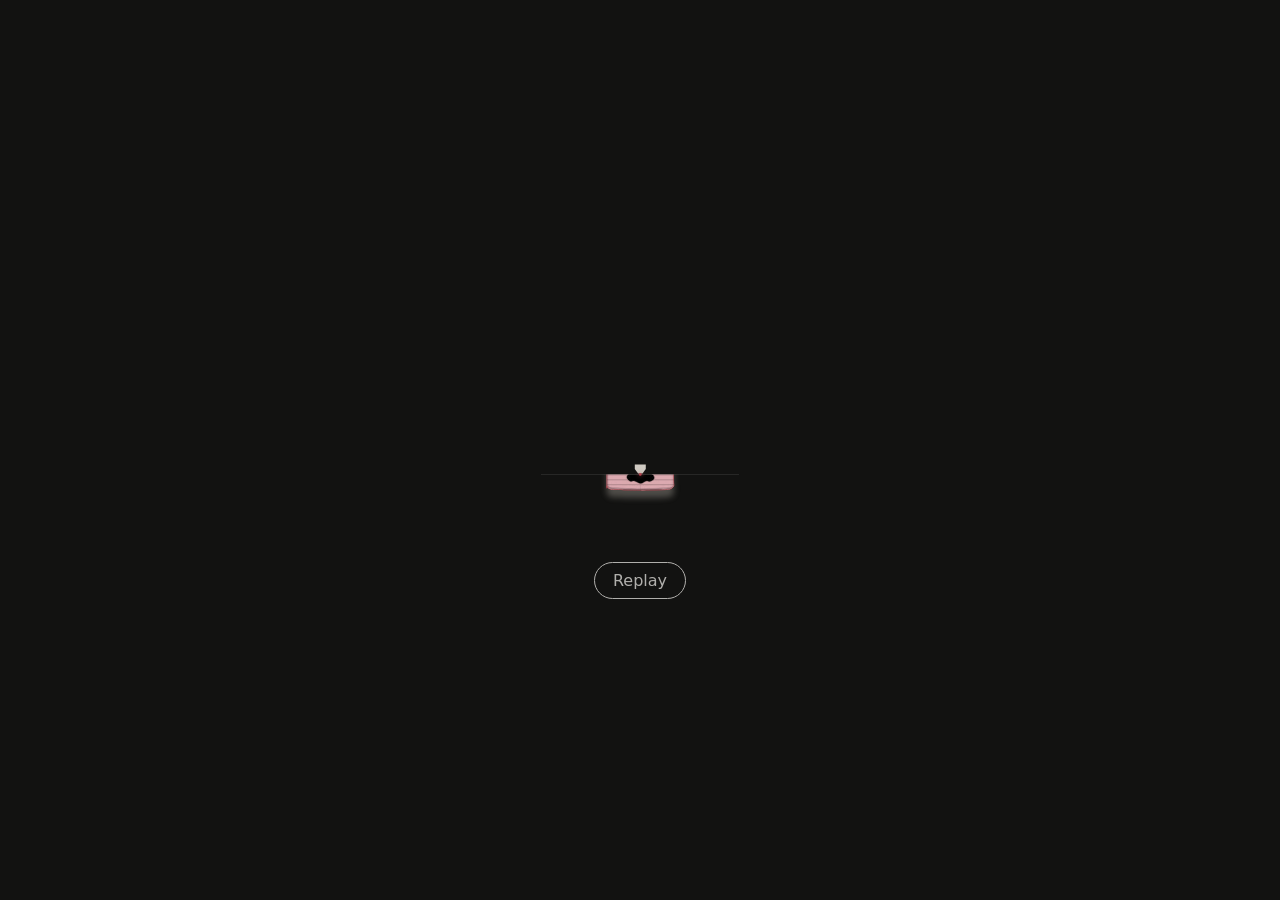
<file: snippets/logo-animation.html>
<!doctype html>
<html lang="en">
<head>
<meta charset="utf-8">
<meta name="viewport" content="width=device-width, initial-scale=1">
<title>Meltworks logo animation</title>
<style>
  /* Demo page only. Copy the block marked "COPY THIS CSS" below. */
  body { margin: 0; min-height: 100vh; display: grid; place-items: center; gap: 40px;
         background: #121211; color: #f4f2ee; font-family: system-ui, sans-serif;
         align-content: center; }

  /* ===== COPY THIS CSS ===================================================== */
  .mw-logo { width: 220px; height: auto; overflow: visible; }
  .mw-art { isolation: isolate; }
  .mw-logo__top  { fill: #ddabb0; fill: color-mix(in srgb, var(--accent, #b4444f) 45%, #fff); }
  .mw-lines-art  { mix-blend-mode: multiply; }
  .mw-edge       { fill: none; stroke: var(--accent, #b4444f); stroke-width: 1.2; }
  .mw-logo__base { fill: var(--muted, #9a958d); opacity: .45; }
  .mw-logo__head line   { stroke: var(--ink, #f4f2ee); stroke-opacity: .18; }
  .mw-logo__head .mw-logo__nozzle { fill: var(--ink-soft, #cfcac2); }
  .mw-logo__head circle { fill: var(--accent, #b4444f); filter: drop-shadow(0 0 4px var(--accent, #b4444f)); }
  /* ===== END CSS =========================================================== */
</style>
</head>
<body>

<!-- ===== COPY THIS SVG ====================================================== -->
<svg class="mw-logo" viewBox="0 0 400 400" role="img" aria-label="Meltworks products: Coral vase, Charging stand, Figurine, Round holder, Lamp, Desk organiser">
  <defs>
    <filter id="mw-blur" x="-30%" y="-30%" width="160%" height="160%"><feGaussianBlur stdDeviation="6"/></filter>
    <clipPath id="mw-print-clip"><rect x="0" y="358.0" width="400" height="0">
      <animate attributeName="y" begin="0.6s" dur="2.8s" fill="freeze" calcMode="discrete" keyTimes="0.0000;0.0278;0.0556;0.0833;0.1111;0.1389;0.1667;0.1944;0.2222;0.2500;0.2778;0.3056;0.3333;0.3611;0.3889;0.4167;0.4444;0.4722;0.5000;0.5278;0.5556;0.5833;0.6111;0.6389;0.6667;0.6944;0.7222;0.7500;0.7778;0.8056;0.8333;0.8611;0.8889;0.9167;0.9444;0.9722;1.0000" values="358.0;349.1;340.2;331.3;322.4;313.6;304.7;295.8;286.9;278.0;269.1;260.2;251.3;242.4;233.6;224.7;215.8;206.9;198.0;189.1;180.2;171.3;162.4;153.6;144.7;135.8;126.9;118.0;109.1;100.2;91.3;82.4;73.6;64.7;55.8;46.9;38.0"/>
      <animate attributeName="height" begin="0.6s" dur="2.8s" fill="freeze" calcMode="discrete" keyTimes="0.0000;0.0278;0.0556;0.0833;0.1111;0.1389;0.1667;0.1944;0.2222;0.2500;0.2778;0.3056;0.3333;0.3611;0.3889;0.4167;0.4444;0.4722;0.5000;0.5278;0.5556;0.5833;0.6111;0.6389;0.6667;0.6944;0.7222;0.7500;0.7778;0.8056;0.8333;0.8611;0.8889;0.9167;0.9444;0.9722;1.0000" values="30.0;38.9;47.8;56.7;65.6;74.4;83.3;92.2;101.1;110.0;118.9;127.8;136.7;145.6;154.4;163.3;172.2;181.1;190.0;198.9;207.8;216.7;225.6;234.4;243.3;252.2;261.1;270.0;278.9;287.8;296.7;305.6;314.4;323.3;332.2;341.1;350.0"/>
    </rect></clipPath>
    <path id="mw-p-0" d="M156.4 43.0 C157.9 42.3 158.0 42.2 160.0 42.1 C162.0 41.9 166.5 41.9 168.4 42.0 C170.3 42.1 170.6 42.1 171.6 42.4 C172.6 42.7 173.7 43.3 174.4 43.8 C175.1 44.3 175.3 44.6 175.7 45.4 C176.1 46.1 176.4 45.8 176.7 48.4 C177.0 50.9 177.0 58.5 177.4 60.9 C177.7 63.4 178.3 62.6 178.8 63.0 C179.2 63.4 179.5 63.6 180.3 63.5 C181.0 63.3 182.2 63.0 183.4 62.0 C184.6 60.9 186.7 58.5 187.5 57.3 C188.3 56.0 188.2 55.9 188.4 54.7 C188.6 53.4 188.6 50.9 188.8 49.6 C189.1 48.3 189.3 47.7 189.8 46.9 C190.4 46.1 191.0 45.5 192.0 44.9 C193.1 44.3 193.3 43.8 196.1 43.5 C198.9 43.2 203.2 42.7 208.8 43.1 C214.5 43.5 222.4 45.5 230.1 46.1 C237.9 46.7 250.8 46.4 255.2 46.7 C259.6 46.9 256.2 47.0 256.6 47.5 C257.0 47.9 257.5 47.9 257.5 49.6 C257.6 51.4 256.9 56.1 256.9 57.9 C256.8 59.8 257.0 60.2 257.2 60.9 C257.3 61.7 257.4 62.1 257.9 62.6 C258.4 63.2 259.3 64.0 260.1 64.3 C261.0 64.7 262.1 64.9 263.0 65.0 C264.0 65.0 265.1 64.8 265.9 64.4 C266.7 64.0 267.1 63.9 268.1 62.6 C269.0 61.3 270.9 57.7 271.7 56.6 C272.6 55.4 272.5 55.8 273.2 55.6 C273.9 55.4 274.3 55.0 275.9 55.3 C277.6 55.6 280.3 55.8 283.3 57.4 C286.3 59.0 290.6 63.2 294.0 65.0 C297.3 66.7 301.5 67.0 303.5 67.7 C305.6 68.5 305.6 68.6 306.3 69.3 C307.0 70.0 307.6 71.1 307.9 71.9 C308.2 72.6 308.1 73.2 308.0 73.8 C307.9 74.4 307.8 75.0 307.3 75.6 C306.9 76.2 306.5 76.7 305.3 77.4 C304.0 78.1 301.1 79.1 299.8 80.0 C298.6 80.8 298.2 81.8 297.7 82.5 C297.3 83.2 297.1 83.7 297.0 84.5 C296.9 85.2 296.7 86.0 297.4 87.0 C298.0 88.0 299.7 89.1 300.9 90.6 C302.0 92.1 303.2 95.0 304.2 96.0 C305.2 97.0 305.2 96.7 306.8 96.5 C308.5 96.2 312.2 94.7 314.2 94.4 C316.1 94.1 315.1 93.8 318.4 94.6 C321.7 95.5 331.0 98.4 334.0 99.5 C336.9 100.6 335.5 100.5 336.1 101.2 C336.7 101.9 337.2 102.7 337.4 103.8 C337.7 104.9 337.8 106.8 337.6 107.9 C337.4 109.0 336.9 109.7 336.3 110.4 C335.7 111.0 335.6 111.2 334.1 111.8 C332.5 112.5 328.7 113.3 327.0 114.2 C325.2 115.0 324.3 116.0 323.5 116.9 C322.7 117.9 322.5 118.4 322.3 119.7 C322.0 121.0 322.3 123.6 322.0 124.9 C321.8 126.2 322.4 126.3 320.8 127.5 C319.3 128.8 315.0 130.2 312.5 132.4 C309.9 134.5 307.6 137.4 305.6 140.3 C303.6 143.2 302.5 146.4 300.4 149.7 C298.3 153.0 296.1 156.3 292.8 160.1 C289.5 163.9 283.4 169.6 280.5 172.7 C277.7 175.7 277.9 176.3 275.8 178.6 C273.6 181.0 270.1 183.7 267.6 186.7 C265.2 189.6 262.7 193.6 261.1 196.3 C259.5 198.9 258.8 200.7 258.2 202.6 C257.5 204.6 257.2 206.4 257.2 207.9 C257.2 209.3 257.5 210.1 258.1 211.4 C258.8 212.8 259.7 214.5 261.0 215.8 C262.4 217.1 265.0 218.4 266.0 219.3 C266.9 220.3 267.2 220.1 266.6 221.4 C266.0 222.8 263.4 225.0 262.5 227.3 C261.6 229.7 261.3 232.5 261.2 235.6 C261.1 238.8 261.9 242.7 261.9 246.3 C261.8 249.8 261.1 244.7 261.0 256.9 C260.8 269.1 260.8 307.1 261.0 319.7 C261.1 332.3 261.8 329.8 261.8 332.4 C261.8 335.1 261.2 334.6 260.8 335.4 C260.4 336.2 260.2 336.6 259.5 337.2 C258.8 337.8 257.7 338.6 256.7 339.2 C255.7 339.7 258.1 339.9 253.5 340.4 C248.9 340.9 242.0 341.7 229.1 342.0 C216.1 342.3 186.5 342.2 175.9 342.0 C165.2 341.8 169.8 341.2 165.2 341.0 C160.6 340.8 151.8 341.0 148.3 340.8 C144.9 340.5 145.7 340.2 144.6 339.6 C143.4 339.0 142.2 337.9 141.4 337.1 C140.7 336.2 140.4 335.5 140.1 334.4 C139.8 333.3 139.8 347.7 139.7 330.3 C139.6 313.0 139.7 247.5 139.7 230.3 C139.6 213.1 139.7 229.0 139.3 227.2 C138.8 225.5 137.2 221.4 136.9 219.8 C136.7 218.2 136.8 218.6 137.7 217.6 C138.6 216.6 141.3 214.8 142.5 213.6 C143.7 212.4 144.4 211.7 144.9 210.6 C145.4 209.5 145.7 208.4 145.6 206.9 C145.5 205.4 145.3 204.1 144.3 201.6 C143.4 199.1 142.0 195.3 140.1 192.0 C138.1 188.8 138.7 188.4 132.7 182.0 C126.6 175.7 109.3 159.3 103.5 153.9 C97.8 148.6 100.0 151.1 98.2 150.1 C96.4 149.0 94.5 148.2 92.9 147.7 C91.3 147.1 90.7 146.9 88.6 146.6 C86.5 146.3 82.1 146.3 80.3 146.0 C78.6 145.8 78.7 145.7 78.1 145.0 C77.6 144.3 77.1 143.1 77.1 141.9 C77.0 140.7 77.3 139.1 77.8 137.7 C78.2 136.3 78.5 135.4 79.8 133.5 C81.0 131.6 84.3 128.1 85.3 126.6 C86.2 125.0 85.6 124.8 85.5 124.1 C85.4 123.5 85.2 123.1 84.6 122.7 C84.1 122.2 84.0 121.6 82.1 121.4 C80.3 121.1 75.9 121.5 73.7 121.2 C71.6 121.0 70.2 120.3 69.1 119.8 C68.0 119.2 67.8 119.0 67.2 117.9 C66.6 116.8 66.0 114.9 65.4 113.2 C64.8 111.6 64.1 109.4 63.8 107.9 C63.6 106.5 63.6 105.8 63.7 104.8 C63.9 103.8 64.2 102.8 64.7 102.0 C65.2 101.2 65.9 100.6 66.8 100.2 C67.6 99.8 67.8 99.6 69.5 99.7 C71.2 99.9 75.0 100.8 76.9 101.0 C78.8 101.1 78.7 101.1 80.8 100.7 C83.0 100.3 87.0 99.7 89.6 98.7 C92.1 97.8 93.9 96.0 96.2 95.1 C98.5 94.3 101.8 94.1 103.3 93.7 C104.8 93.2 105.0 92.8 105.4 92.3 C105.8 91.8 105.9 91.4 105.9 90.8 C105.9 90.3 106.1 90.0 105.6 89.1 C105.2 88.2 104.3 86.8 103.1 85.5 C101.9 84.2 100.2 82.7 98.2 81.4 C96.2 80.0 92.6 78.3 91.1 77.4 C89.5 76.4 89.4 76.0 88.9 75.4 C88.4 74.8 88.3 74.5 88.2 73.7 C88.1 72.9 87.9 71.8 88.2 70.8 C88.6 69.8 89.6 68.4 90.4 67.7 C91.1 67.0 92.1 66.9 93.0 66.7 C94.0 66.5 94.3 66.5 96.1 66.4 C97.8 66.4 100.7 66.3 103.5 66.6 C106.4 66.9 110.6 68.2 113.1 68.3 C115.5 68.4 117.1 67.7 118.2 67.4 C119.3 67.1 119.3 66.8 119.8 66.4 C120.2 66.0 120.5 66.2 120.7 65.0 C120.9 63.7 120.8 60.5 121.0 59.0 C121.1 57.5 121.1 57.0 121.8 56.0 C122.4 54.9 123.3 53.7 124.9 52.7 C126.4 51.7 128.4 50.6 131.2 50.0 C134.0 49.5 139.3 49.5 141.8 49.2 C144.3 48.9 144.5 48.8 146.1 48.3 C147.7 47.8 149.6 47.2 151.3 46.3 C153.0 45.4 155.0 43.7 156.4 43.0Z"/><path id="mw-p-1" d="M177.9 42.5 C182.5 42.2 191.5 41.6 197.5 42.0 C203.5 42.4 208.7 43.3 213.8 45.1 C219.0 46.9 224.8 50.6 228.5 53.0 C232.2 55.3 234.0 57.5 235.9 59.3 C237.8 61.2 239.0 62.5 239.9 64.2 C240.9 66.0 241.2 65.0 241.5 69.7 C241.7 74.4 241.4 87.7 241.6 92.4 C241.8 97.2 242.3 97.0 242.8 98.3 C243.2 99.6 243.7 99.8 244.4 100.4 C245.1 100.9 244.1 101.0 246.8 101.6 C249.5 102.1 257.9 103.0 260.5 103.6 C263.1 104.2 262.0 104.3 262.6 105.2 C263.2 106.1 264.0 105.4 264.0 109.0 C264.1 112.6 263.0 111.2 262.8 126.7 C262.6 142.2 262.7 188.0 262.8 201.8 C262.9 215.7 263.1 207.9 263.4 210.0 C263.7 212.2 263.6 212.8 264.6 214.7 C265.6 216.5 265.0 217.3 269.2 221.0 C273.4 224.8 282.3 230.2 289.9 237.0 C297.5 243.9 308.6 255.5 314.9 262.4 C321.3 269.2 325.5 274.6 328.0 278.2 C330.6 281.7 329.5 281.1 330.2 283.6 C331.0 286.2 332.0 290.6 332.4 293.3 C332.9 296.0 332.9 297.9 332.7 299.8 C332.6 301.7 332.2 303.1 331.5 304.7 C330.9 306.4 330.1 307.8 328.7 309.6 C327.4 311.4 325.2 313.8 323.1 315.4 C321.1 317.0 319.4 318.0 316.7 319.2 C314.0 320.4 313.1 321.3 306.9 322.6 C300.8 323.9 284.8 325.9 279.8 327.1 C274.8 328.4 278.0 328.1 277.1 329.9 C276.1 331.7 275.1 336.3 274.0 338.1 C273.0 339.9 272.5 340.0 270.7 340.7 C268.8 341.4 266.6 342.0 262.8 342.0 C259.1 342.0 253.6 340.9 248.1 340.7 C242.7 340.5 249.5 340.7 230.2 340.7 C210.8 340.7 151.5 340.5 132.2 340.7 C112.8 340.9 118.1 341.9 114.2 341.8 C110.3 341.7 110.1 341.1 108.8 340.0 C107.5 338.9 106.8 348.7 106.4 335.5 C106.0 322.2 106.1 275.8 106.5 260.6 C107.0 245.5 108.2 247.8 108.9 244.4 C109.7 241.0 109.7 242.1 110.9 240.1 C112.2 238.1 115.2 235.0 116.5 232.4 C117.8 229.9 118.3 229.0 118.5 224.7 C118.7 220.4 117.7 226.3 117.5 206.7 C117.2 187.2 116.8 124.6 116.8 107.7 C116.9 90.8 117.1 106.1 117.8 105.4 C118.5 104.7 118.5 103.9 121.1 103.3 C123.7 102.6 130.8 102.2 133.5 101.6 C136.1 100.9 136.0 100.7 136.8 99.4 C137.7 98.2 138.1 98.7 138.6 94.0 C139.0 89.3 138.8 76.4 139.6 71.2 C140.4 66.0 141.8 65.5 143.3 63.0 C144.8 60.6 146.7 58.6 148.6 56.6 C150.6 54.6 152.9 52.7 155.0 51.1 C157.2 49.5 159.1 48.4 161.6 47.3 C164.0 46.1 167.0 45.1 169.7 44.3 C172.5 43.5 173.3 42.9 177.9 42.5Z"/><path id="mw-p-2" d="M188.9 42.4 C193.9 41.8 201.5 41.7 206.8 42.0 C212.2 42.3 216.8 43.4 221.2 44.5 C225.6 45.7 229.4 47.1 233.2 48.9 C236.9 50.7 240.8 53.1 243.9 55.4 C247.0 57.7 249.6 60.0 251.8 62.8 C254.1 65.5 256.0 69.1 257.3 71.7 C258.6 74.4 258.9 75.1 259.7 78.9 C260.4 82.7 261.1 91.2 261.7 94.4 C262.3 97.7 261.2 96.5 263.2 98.4 C265.1 100.3 270.9 103.4 273.4 105.7 C275.9 108.1 277.1 110.3 278.2 112.4 C279.2 114.5 279.5 116.2 279.6 118.4 C279.8 120.6 279.6 123.4 279.2 125.6 C278.8 127.8 278.6 128.5 277.5 131.5 C276.4 134.5 274.4 140.8 272.5 143.6 C270.7 146.3 269.2 146.8 266.4 147.9 C263.6 149.0 258.2 149.6 255.9 150.2 C253.7 150.9 253.9 150.9 252.6 151.8 C251.4 152.7 250.2 153.7 248.5 155.6 C246.9 157.4 244.4 161.1 242.8 162.8 C241.2 164.6 239.7 165.2 238.8 166.2 C237.9 167.2 237.6 167.9 237.5 168.9 C237.3 169.8 237.4 170.9 237.9 172.1 C238.4 173.4 238.2 173.9 240.4 176.5 C242.6 179.0 248.8 184.7 251.2 187.4 C253.7 190.0 253.2 188.8 255.1 192.2 C257.0 195.7 261.0 204.2 262.6 208.1 C264.3 211.9 263.9 209.5 264.9 215.2 C266.0 221.0 268.3 237.4 268.9 242.7 C269.5 248.1 268.8 245.9 268.5 247.5 C268.2 249.1 267.7 250.9 267.1 252.3 C266.6 253.7 266.2 254.8 265.4 255.8 C264.7 256.9 263.6 258.0 262.8 258.6 C262.0 259.3 261.6 259.5 260.6 259.8 C259.7 260.2 259.8 260.4 257.1 260.6 C254.3 260.8 246.8 260.6 244.0 260.9 C241.2 261.3 241.3 261.8 240.5 262.7 C239.7 263.7 239.4 264.4 239.2 266.7 C239.0 268.9 238.9 273.6 239.2 276.2 C239.6 278.8 240.5 280.6 241.3 282.2 C242.0 283.8 242.8 284.6 243.8 285.7 C244.9 286.7 244.7 287.3 247.6 288.6 C250.5 289.9 258.0 292.3 261.2 293.6 C264.4 294.9 263.6 295.2 266.9 296.3 C270.1 297.5 277.1 299.3 281.0 300.6 C284.8 302.0 287.8 303.1 289.9 304.5 C292.1 305.8 292.8 306.9 293.7 308.8 C294.6 310.7 295.1 313.5 295.3 315.7 C295.4 317.8 295.2 320.0 294.8 321.6 C294.4 323.3 293.9 324.5 292.8 325.8 C291.8 327.2 290.1 328.5 288.3 329.7 C286.5 331.0 286.2 331.9 282.0 333.1 C277.8 334.3 270.6 335.8 263.0 337.0 C255.5 338.3 244.1 339.6 236.7 340.4 C229.4 341.3 223.8 341.7 218.8 341.9 C213.8 342.2 213.0 342.0 206.8 342.0 C200.7 342.0 189.3 342.2 181.7 342.0 C174.2 341.7 167.0 341.0 161.4 340.6 C155.8 340.1 154.4 340.1 148.2 339.1 C142.1 338.1 130.3 336.1 124.3 334.8 C118.4 333.4 115.1 332.1 112.4 331.0 C109.6 329.9 109.1 329.4 107.7 328.3 C106.3 327.1 105.0 325.7 104.2 324.0 C103.4 322.3 102.9 320.7 102.8 318.1 C102.8 315.5 103.3 310.8 103.7 308.5 C104.1 306.2 104.7 305.3 105.3 304.2 C105.9 303.2 105.4 302.8 107.2 302.2 C109.0 301.6 111.2 301.8 116.0 300.7 C120.8 299.6 129.7 297.6 136.0 295.4 C142.4 293.2 150.4 289.2 154.0 287.4 C157.6 285.5 156.8 285.4 157.7 284.5 C158.6 283.6 158.8 284.8 159.4 281.8 C160.0 278.8 161.0 269.7 161.2 266.7 C161.5 263.6 161.1 264.2 160.9 263.3 C160.7 262.5 160.8 262.1 160.0 261.6 C159.3 261.0 159.7 260.3 156.5 260.1 C153.4 259.9 144.5 260.8 141.1 260.7 C137.7 260.5 137.3 260.0 136.2 259.3 C135.1 258.7 135.0 257.8 134.5 256.9 C133.9 255.9 133.6 254.9 133.2 253.5 C132.8 252.2 132.3 250.5 132.0 248.7 C131.8 246.9 131.0 248.5 131.6 242.7 C132.2 237.0 134.7 219.7 135.6 214.0 C136.5 208.4 135.7 211.3 137.0 208.7 C138.3 206.1 141.4 201.8 143.1 198.5 C144.9 195.2 144.5 192.7 147.5 188.7 C150.6 184.8 158.8 177.7 161.3 175.0 C163.7 172.2 162.2 173.3 162.4 172.1 C162.5 170.9 162.4 168.8 162.1 167.6 C161.8 166.3 161.7 165.8 160.5 164.6 C159.4 163.4 157.3 162.3 155.4 160.3 C153.4 158.3 150.5 154.3 148.9 152.7 C147.3 151.2 147.8 151.8 145.7 151.0 C143.6 150.3 139.0 149.5 136.3 148.3 C133.5 147.0 130.9 145.4 129.2 143.6 C127.5 141.8 127.1 140.1 126.0 137.5 C124.9 134.9 123.4 130.5 122.7 128.0 C122.0 125.4 122.0 124.0 122.0 122.0 C121.9 120.0 122.0 117.8 122.3 116.0 C122.6 114.2 123.0 112.7 123.8 111.2 C124.6 109.7 125.9 108.0 127.0 106.8 C128.1 105.7 128.7 105.2 130.3 104.3 C132.0 103.3 135.6 101.9 137.0 101.0 C138.4 100.1 138.5 99.7 139.0 98.8 C139.4 97.9 139.5 97.8 139.4 95.6 C139.4 93.5 138.7 88.7 138.7 86.1 C138.7 83.5 138.2 83.5 139.4 80.1 C140.5 76.7 143.8 69.1 145.4 65.8 C147.0 62.4 147.6 61.7 149.1 60.1 C150.6 58.5 151.7 57.3 154.3 56.1 C156.9 54.8 161.2 54.2 165.0 52.5 C168.8 50.8 173.0 47.6 176.9 45.9 C180.9 44.2 183.9 43.1 188.9 42.4Z"/><path id="mw-p-3" d="M187.5 85.2 C191.8 84.7 194.0 84.5 198.1 84.5 C202.2 84.5 207.8 84.8 212.2 85.2 C216.7 85.7 220.2 86.2 224.6 87.2 C229.0 88.3 234.9 90.2 238.8 91.6 C242.6 93.0 243.8 93.4 247.6 95.5 C251.4 97.6 258.0 101.6 261.8 104.1 C265.6 106.7 267.7 108.5 270.4 110.9 C273.1 113.2 274.8 114.3 278.1 118.4 C281.5 122.6 286.9 129.3 290.5 135.8 C294.2 142.2 297.7 149.9 299.9 157.0 C302.1 164.1 302.9 170.5 303.7 178.2 C304.4 185.9 303.9 197.7 304.3 203.0 C304.8 208.2 305.1 207.7 306.1 209.8 C307.2 212.0 306.9 212.1 310.7 215.9 C314.4 219.7 323.3 228.6 328.5 232.8 C333.7 237.1 338.7 238.0 342.0 241.4 C345.3 244.8 346.6 249.4 348.3 253.2 C350.0 257.1 350.4 261.1 352.0 264.5 C353.6 268.0 356.6 271.5 357.9 273.9 C359.2 276.3 359.5 277.3 359.8 279.0 C360.1 280.8 360.0 282.9 359.8 284.3 C359.6 285.8 359.9 286.0 358.7 287.8 C357.6 289.7 355.4 293.5 353.1 295.4 C350.8 297.4 348.0 298.8 344.9 299.4 C341.8 300.1 337.1 299.9 334.6 299.5 C332.1 299.1 334.5 300.8 330.0 297.2 C325.5 293.6 314.9 283.7 307.7 277.9 C300.6 272.1 291.6 265.4 287.2 262.5 C282.7 259.5 283.3 260.4 281.2 260.4 C279.1 260.5 278.2 260.4 274.7 262.7 C271.1 265.0 265.2 270.8 260.0 274.5 C254.8 278.2 247.6 282.5 243.4 284.8 C239.1 287.1 238.2 287.2 234.5 288.4 C230.8 289.5 225.4 290.8 221.1 291.6 C216.8 292.4 214.3 292.9 208.7 293.1 C203.1 293.4 195.1 293.9 187.5 293.0 C179.9 292.0 169.7 289.5 163.1 287.5 C156.4 285.5 153.8 284.8 147.6 280.9 C141.3 276.9 130.1 267.0 125.6 263.7 C121.0 260.4 121.7 261.5 120.3 261.0 C118.8 260.4 118.2 260.4 116.7 260.5 C115.3 260.7 113.3 261.2 111.6 262.0 C110.0 262.8 109.8 262.9 106.9 265.2 C103.9 267.5 97.7 272.4 93.9 276.1 C90.0 279.7 88.8 283.2 83.8 287.0 C78.7 290.8 68.5 296.8 63.7 298.9 C58.9 300.9 57.4 299.8 54.8 299.4 C52.2 299.0 50.1 297.9 48.0 296.6 C46.0 295.2 44.0 293.2 42.6 291.1 C41.2 289.1 40.1 286.9 39.8 284.3 C39.5 281.7 39.3 278.9 40.7 275.5 C42.0 272.2 45.4 268.5 47.7 264.3 C49.9 260.2 51.9 254.5 54.3 250.7 C56.7 247.0 56.3 247.6 61.9 241.9 C67.6 236.2 82.9 221.7 88.0 216.4 C93.1 211.0 91.3 212.8 92.5 209.9 C93.7 207.1 94.6 205.6 95.2 199.4 C95.8 193.3 95.4 179.7 96.1 172.9 C96.8 166.1 97.8 163.8 99.3 158.8 C100.8 153.7 102.6 147.9 105.0 142.8 C107.5 137.8 110.2 133.6 113.8 128.7 C117.5 123.8 123.6 117.1 127.2 113.4 C130.7 109.7 132.3 108.6 135.0 106.5 C137.6 104.4 139.5 103.0 143.3 100.8 C147.0 98.6 152.6 95.5 157.4 93.3 C162.3 91.1 167.3 88.9 172.3 87.6 C177.3 86.2 183.2 85.8 187.5 85.2Z"/><path id="mw-p-4" d="M197.5 42.0 C201.6 41.8 206.1 42.3 209.8 43.0 C213.5 43.7 217.5 45.4 219.8 46.2 C222.1 47.0 221.4 46.7 223.4 47.9 C225.4 49.1 229.9 52.0 231.8 53.5 C233.8 55.0 233.3 54.3 235.3 57.0 C237.3 59.7 242.1 66.9 243.8 69.6 C245.5 72.3 244.7 71.3 245.3 73.2 C245.8 75.1 246.8 79.2 247.1 81.2 C247.5 83.2 247.4 83.6 247.5 85.3 C247.5 87.0 247.6 88.0 247.3 91.4 C247.1 94.8 245.9 102.7 245.8 105.6 C245.8 108.5 246.3 108.0 246.8 109.0 C247.4 109.9 248.1 110.8 249.2 111.4 C250.4 112.0 248.3 112.5 253.6 112.7 C258.9 113.0 270.4 112.3 281.1 112.9 C291.8 113.5 310.3 115.4 317.7 116.3 C325.2 117.2 324.1 117.6 325.8 118.2 C327.6 118.8 327.6 119.2 328.2 119.9 C328.8 120.5 329.0 121.4 329.1 122.1 C329.2 122.7 329.1 123.0 328.7 123.6 C328.3 124.1 328.4 124.6 326.7 125.3 C325.0 126.0 325.9 126.7 318.8 127.6 C311.7 128.5 291.8 130.3 284.1 130.9 C276.5 131.6 276.0 131.1 272.9 131.3 C269.9 131.6 267.6 132.1 265.8 132.6 C263.9 133.0 263.6 133.2 261.8 134.3 C259.9 135.4 256.3 137.9 254.6 139.2 C252.8 140.5 252.3 140.9 251.3 142.0 C250.3 143.1 249.4 144.1 248.6 145.5 C247.8 146.9 247.4 147.5 246.7 150.5 C246.0 153.5 244.7 149.5 244.4 163.7 C244.1 178.0 245.1 222.7 244.8 235.9 C244.5 249.2 243.2 241.4 242.8 243.3 C242.4 245.1 242.4 244.1 242.4 247.3 C242.3 250.5 242.2 258.0 242.4 262.5 C242.6 267.1 243.2 264.4 243.4 274.8 C243.5 285.1 243.5 315.5 243.4 324.7 C243.3 333.9 243.2 328.4 242.9 329.8 C242.6 331.1 242.1 331.8 241.5 332.7 C240.9 333.6 240.0 334.5 239.2 335.2 C238.3 336.0 237.6 336.4 236.3 337.0 C234.9 337.6 233.0 338.3 231.2 338.8 C229.3 339.3 228.3 339.6 225.0 340.1 C221.8 340.6 216.2 341.5 211.8 341.8 C207.4 342.1 202.6 342.0 198.6 342.0 C194.5 342.0 191.1 342.0 187.4 341.8 C183.6 341.6 178.7 341.0 176.2 340.6 C173.6 340.2 173.9 340.2 172.1 339.6 C170.2 339.1 166.8 338.0 164.9 337.3 C163.1 336.7 162.1 336.1 161.1 335.5 C160.1 334.8 159.6 334.3 158.9 333.4 C158.3 332.4 157.6 331.2 157.3 329.8 C156.9 328.3 156.9 333.8 156.8 324.7 C156.7 315.5 156.6 285.1 156.8 274.8 C157.0 264.4 157.6 266.8 157.8 262.5 C158.0 258.3 157.9 252.2 157.8 249.3 C157.7 246.4 157.9 247.4 157.4 245.2 C157.0 243.0 155.4 239.1 155.2 236.1 C154.9 233.0 155.7 238.4 155.8 226.9 C155.9 215.3 156.0 179.0 155.8 166.8 C155.5 154.6 154.9 156.4 154.5 153.6 C154.1 150.7 154.2 151.1 153.2 149.6 C152.2 148.0 149.9 146.0 148.8 144.4 C147.6 142.9 147.2 141.5 146.5 140.4 C145.8 139.3 145.5 138.9 144.4 137.9 C143.2 137.0 141.0 135.5 139.5 134.7 C138.0 133.8 137.4 133.4 135.4 132.9 C133.4 132.3 132.7 131.8 127.3 131.3 C121.8 130.9 110.6 130.6 102.8 130.0 C95.0 129.4 85.4 128.6 80.4 127.8 C75.4 127.0 74.2 125.9 72.5 125.2 C70.9 124.5 71.1 124.0 70.7 123.4 C70.4 122.9 70.3 122.6 70.4 121.9 C70.6 121.3 70.9 120.4 71.7 119.7 C72.5 119.0 72.2 118.5 75.3 117.8 C78.5 117.0 82.4 116.1 90.6 115.3 C98.7 114.5 115.0 113.3 124.2 112.9 C133.4 112.4 140.9 113.0 145.6 112.7 C150.3 112.4 150.9 111.7 152.3 111.2 C153.7 110.6 153.6 110.1 154.0 109.3 C154.4 108.6 154.8 109.2 154.6 106.7 C154.4 104.2 153.0 98.7 152.8 94.5 C152.5 90.2 152.8 85.1 153.2 81.2 C153.6 77.4 154.0 74.5 155.1 71.4 C156.2 68.3 158.3 65.3 159.9 62.5 C161.6 59.8 163.3 56.8 165.1 54.8 C166.8 52.8 167.3 52.1 170.7 50.3 C174.1 48.5 180.8 45.4 185.3 44.1 C189.8 42.7 193.5 42.2 197.5 42.0Z"/><path id="mw-p-5" d="M293.1 45.1 C294.9 44.2 295.3 44.3 295.9 44.4 C296.5 44.5 297.0 43.3 296.8 45.6 C296.5 47.9 294.4 54.8 294.3 58.1 C294.1 61.4 295.2 63.5 296.1 65.3 C297.0 67.2 297.4 67.7 299.8 69.2 C302.1 70.8 308.1 73.0 310.3 74.7 C312.4 76.3 311.8 76.6 312.6 79.2 C313.5 81.8 315.0 67.6 315.6 90.4 C316.2 113.2 316.0 194.1 316.4 215.9 C316.7 237.7 317.1 219.8 317.6 221.3 C318.1 222.7 316.3 221.3 319.4 224.3 C322.5 227.3 332.8 235.6 336.1 239.3 C339.4 243.0 338.7 243.4 339.4 246.5 C340.2 249.5 340.6 250.1 340.8 257.7 C341.1 265.3 340.5 279.3 341.0 291.9 C341.4 304.6 343.2 325.8 343.5 333.6 C343.7 341.4 343.2 337.9 342.6 338.8 C341.9 339.8 342.3 339.8 339.4 339.6 C336.6 339.4 375.2 337.9 325.7 337.6 C276.2 337.2 91.5 337.8 42.5 337.6 C-6.6 337.3 34.1 337.0 31.4 336.0 C28.7 334.9 27.4 333.6 26.1 331.3 C24.8 329.1 24.1 333.4 23.7 322.4 C23.2 311.4 23.2 277.0 23.5 265.3 C23.8 253.7 24.1 256.2 25.5 252.4 C26.9 248.6 29.5 245.3 31.8 242.3 C34.1 239.4 36.9 236.4 39.3 234.6 C41.7 232.8 42.7 232.4 46.3 231.7 C49.9 230.9 57.9 230.7 61.0 230.0 C64.2 229.3 64.2 228.5 65.3 227.3 C66.5 226.2 67.3 225.3 67.9 223.1 C68.6 220.9 68.9 223.1 69.1 214.0 C69.3 204.9 69.5 178.8 69.0 168.4 C68.6 158.0 65.9 156.9 66.4 151.7 C66.8 146.4 70.4 139.7 71.7 136.6 C73.0 133.5 73.4 133.6 74.2 132.8 C75.0 132.0 75.6 131.7 76.7 131.7 C77.7 131.7 79.5 132.1 80.4 132.6 C81.4 133.2 81.7 133.7 82.2 134.9 C82.7 136.1 83.6 135.3 83.6 139.9 C83.7 144.5 82.6 151.9 82.4 162.7 C82.2 173.4 82.1 195.0 82.5 204.5 C82.9 214.0 83.7 215.8 84.8 219.7 C85.9 223.6 87.7 226.1 89.2 227.8 C90.7 229.6 92.2 229.9 93.9 230.3 C95.6 230.8 97.7 230.9 99.4 230.7 C101.2 230.4 103.1 229.9 104.4 228.9 C105.8 228.0 106.9 226.9 107.6 225.0 C108.4 223.2 108.6 230.4 109.0 217.8 C109.3 205.2 109.0 163.4 109.6 149.4 C110.1 135.3 111.5 136.6 112.3 133.6 C113.0 130.7 113.2 132.2 114.2 131.7 C115.2 131.3 117.0 130.8 118.3 130.9 C119.6 131.0 121.1 131.3 122.0 132.5 C123.0 133.7 123.7 123.6 124.0 138.1 C124.4 152.6 123.9 204.7 124.2 219.7 C124.6 234.7 125.1 226.0 126.4 227.8 C127.7 229.7 129.2 230.2 132.0 230.7 C134.7 231.2 140.1 231.1 143.1 230.7 C146.0 230.3 147.5 229.5 149.4 228.4 C151.3 227.2 153.2 225.2 154.5 223.7 C155.7 222.2 156.5 220.8 157.1 219.2 C157.7 217.6 158.0 219.5 158.3 214.0 C158.6 208.4 158.4 191.2 158.8 185.9 C159.2 180.6 159.6 183.0 160.6 182.2 C161.5 181.4 160.5 181.0 164.5 181.0 C168.6 180.9 180.6 181.4 184.9 181.8 C189.2 182.3 189.2 182.6 190.5 183.9 C191.7 185.1 192.1 183.5 192.5 189.4 C192.9 195.4 192.4 213.5 192.7 219.7 C192.9 225.9 193.5 225.0 194.0 226.5 C194.5 228.1 194.8 228.2 195.9 228.9 C197.0 229.6 198.4 230.4 200.4 230.7 C202.4 231.0 205.7 231.0 207.7 230.7 C209.7 230.4 211.2 229.6 212.3 228.9 C213.4 228.2 213.8 227.8 214.5 226.5 C215.2 225.3 216.0 224.0 216.4 221.6 C216.8 219.2 217.4 218.1 216.9 212.1 C216.4 206.1 215.1 195.6 213.4 185.5 C211.7 175.3 207.9 159.5 206.8 151.3 C205.6 143.0 205.1 143.2 206.7 136.1 C208.2 128.9 213.1 115.3 216.0 108.2 C218.9 101.0 222.1 96.4 224.3 93.1 C226.5 89.8 226.8 89.4 229.1 88.4 C231.5 87.4 235.8 87.0 238.1 87.1 C240.5 87.1 241.9 88.0 243.2 88.6 C244.5 89.2 245.0 89.6 245.9 90.6 C246.8 91.7 247.9 93.3 248.5 94.9 C249.1 96.4 249.3 78.6 249.5 100.1 C249.8 121.5 249.7 202.0 250.1 223.3 C250.4 244.6 250.9 226.7 251.8 227.8 C252.8 229.0 253.9 229.9 255.8 230.3 C257.6 230.8 260.9 231.0 262.8 230.7 C264.7 230.5 266.2 230.2 267.3 228.9 C268.4 227.7 269.4 226.8 269.6 223.3 C269.8 219.9 268.8 235.8 268.7 208.3 C268.6 180.8 268.7 84.0 269.1 58.3 C269.4 32.5 270.2 54.8 270.9 53.8 C271.6 52.7 270.8 52.5 273.3 51.9 C275.7 51.2 282.1 50.9 285.4 49.7 C288.7 48.6 291.4 46.0 293.1 45.1Z"/>
    <pattern id="mw-lines" width="12" height="8.889" patternUnits="userSpaceOnUse" y="38.0"><rect width="12" height="1.3" fill="#000" fill-opacity=".28"/></pattern>
  </defs>
    <g class="mw-prod" data-name="Coral vase"><animate attributeName="opacity" begin="3.4s" dur="10.8s" repeatCount="indefinite" keyTimes="0.0000;0.1389;0.1667;0.9722;1.0000" values="1;1;0;0;1"/><g clip-path="url(#mw-print-clip)"><clipPath id="mw-clip-0"><use href="#mw-p-0"/></clipPath><use class="mw-logo__base" filter="url(#mw-blur)" transform="translate(0 14)" href="#mw-p-0"/><g class="mw-art"><use class="mw-logo__top" href="#mw-p-0"/><image class="mw-lines-art" href="../assets/products/line-art/1-coral-vase.png" x="20.0" y="-107.5" width="361.8" height="638.4" clip-path="url(#mw-clip-0)" preserveAspectRatio="none"/><use class="mw-edge" href="#mw-p-0"/></g><use fill="url(#mw-lines)" href="#mw-p-0"><animate attributeName="opacity" begin="3.4s" dur=".8s" from="1" to="0" fill="freeze"/></use></g></g>
  <g class="mw-prod" data-name="Charging stand" opacity="0"><animate attributeName="opacity" begin="3.4s" dur="10.8s" repeatCount="indefinite" keyTimes="0.0000;0.1389;0.1667;0.3056;0.3333;1.0000" values="0;0;1;1;0;0"/><clipPath id="mw-clip-1"><use href="#mw-p-1"/></clipPath><use class="mw-logo__base" filter="url(#mw-blur)" transform="translate(0 14)" href="#mw-p-1"/><g class="mw-art"><use class="mw-logo__top" href="#mw-p-1"/><image class="mw-lines-art" href="../assets/products/line-art/2-charging-stand.png" x="-87.5" y="-351.0" width="555.3" height="979.9" clip-path="url(#mw-clip-1)" preserveAspectRatio="none"/><use class="mw-edge" href="#mw-p-1"/></g></g>
  <g class="mw-prod" data-name="Figurine" opacity="0"><animate attributeName="opacity" begin="3.4s" dur="10.8s" repeatCount="indefinite" keyTimes="0.0000;0.3056;0.3333;0.4722;0.5000;1.0000" values="0;0;1;1;0;0"/><clipPath id="mw-clip-2"><use href="#mw-p-2"/></clipPath><use class="mw-logo__base" filter="url(#mw-blur)" transform="translate(0 14)" href="#mw-p-2"/><g class="mw-art"><use class="mw-logo__top" href="#mw-p-2"/><image class="mw-lines-art" href="../assets/products/line-art/3-figurine.png" x="-3.0" y="-274.4" width="406.6" height="717.5" clip-path="url(#mw-clip-2)" preserveAspectRatio="none"/><use class="mw-edge" href="#mw-p-2"/></g></g>
  <g class="mw-prod" data-name="Round holder" opacity="0"><animate attributeName="opacity" begin="3.4s" dur="10.8s" repeatCount="indefinite" keyTimes="0.0000;0.4722;0.5000;0.6389;0.6667;1.0000" values="0;0;1;1;0;0"/><clipPath id="mw-clip-3"><use href="#mw-p-3"/></clipPath><use class="mw-logo__base" filter="url(#mw-blur)" transform="translate(0 14)" href="#mw-p-3"/><g class="mw-art"><use class="mw-logo__top" href="#mw-p-3"/><image class="mw-lines-art" href="../assets/products/line-art/4-round-holder.png" x="-98.1" y="-512.4" width="601.3" height="1061.1" clip-path="url(#mw-clip-3)" preserveAspectRatio="none"/><use class="mw-edge" href="#mw-p-3"/></g></g>
  <g class="mw-prod" data-name="Lamp" opacity="0"><animate attributeName="opacity" begin="3.4s" dur="10.8s" repeatCount="indefinite" keyTimes="0.0000;0.6389;0.6667;0.8056;0.8333;1.0000" values="0;0;1;1;0;0"/><clipPath id="mw-clip-4"><use href="#mw-p-4"/></clipPath><use class="mw-logo__base" filter="url(#mw-blur)" transform="translate(0 14)" href="#mw-p-4"/><g class="mw-art"><use class="mw-logo__top" href="#mw-p-4"/><image class="mw-lines-art" href="../assets/products/line-art/5-lamp.png" x="27.9" y="-85.3" width="346.3" height="611.2" clip-path="url(#mw-clip-4)" preserveAspectRatio="none"/><use class="mw-edge" href="#mw-p-4"/></g></g>
  <g class="mw-prod" data-name="Desk organiser" opacity="0"><animate attributeName="opacity" begin="3.4s" dur="10.8s" repeatCount="indefinite" keyTimes="0.0000;0.8056;0.8333;0.9722;1.0000" values="0;0;1;1;0"/><clipPath id="mw-clip-5"><use href="#mw-p-5"/></clipPath><use class="mw-logo__base" filter="url(#mw-blur)" transform="translate(0 14)" href="#mw-p-5"/><g class="mw-art"><use class="mw-logo__top" href="#mw-p-5"/><image class="mw-lines-art" href="../assets/products/line-art/6-desk-organiser.png" x="-234.1" y="-461.8" width="646.4" height="1140.6" clip-path="url(#mw-clip-5)" preserveAspectRatio="none"/><use class="mw-edge" href="#mw-p-5"/></g></g>
  <g class="mw-logo__head" opacity="0">
    <set attributeName="opacity" to="1" begin="0.6s"/>
    <animate attributeName="opacity" begin="3.4s" dur=".4s" to="0" fill="freeze"/>
    <animateTransform attributeName="transform" type="translate" begin="0.6s" dur="2.8s" fill="freeze" calcMode="discrete" keyTimes="0.0000;0.0278;0.0556;0.0833;0.1111;0.1389;0.1667;0.1944;0.2222;0.2500;0.2778;0.3056;0.3333;0.3611;0.3889;0.4167;0.4444;0.4722;0.5000;0.5278;0.5556;0.5833;0.6111;0.6389;0.6667;0.6944;0.7222;0.7500;0.7778;0.8056;0.8333;0.8611;0.8889;0.9167;0.9444;0.9722;1.0000" values="0 0.0;0 -8.9;0 -17.8;0 -26.7;0 -35.6;0 -44.4;0 -53.3;0 -62.2;0 -71.1;0 -80.0;0 -88.9;0 -97.8;0 -106.7;0 -115.6;0 -124.4;0 -133.3;0 -142.2;0 -151.1;0 -160.0;0 -168.9;0 -177.8;0 -186.7;0 -195.6;0 -204.4;0 -213.3;0 -222.2;0 -231.1;0 -240.0;0 -248.9;0 -257.8;0 -266.7;0 -275.6;0 -284.4;0 -293.3;0 -302.2;0 -311.1;0 -320.0"/>
    <line x1="20" x2="380" y1="358.0" y2="358.0" stroke-width="1"/>
    <g>
      <animateTransform attributeName="transform" type="translate" begin="0.6s" dur=".36s" repeatCount="indefinite" values="0 0;290 0;0 0"/>
      <path class="mw-logo__nozzle" d="M45.7 340.0 h20 v8 l-6 8 h-8 l-6 -8z"/>
      <circle cx="55.7" cy="358.0" r="2.5"/>
    </g>
  </g>
</svg>
<!-- ===== END SVG ============================================================ -->

<button onclick="location.reload()" style="font:inherit;background:none;color:inherit;border:1px solid currentColor;border-radius:999px;padding:8px 18px;cursor:pointer;opacity:.7">Replay</button>

</body>
</html>
</file>
<file: css/style.css>
/* ==========================================================
   Meltworks.studio — "ideas take shape"
   Brand tokens derived from the logo lockup + product renders.
   Default theme "Ember": near-black + charcoal, cream type,
   cherry reserved for CTAs. Locked ratio (home page, by area):
   ~80% dark grounds · ~15% cherry · ~5% cream type/marks.
   Optional "Chalk" light theme: <html data-theme="light">.
   ========================================================== */

:root {
  color-scheme: dark;
  /* Colour — Ember (default) */
  --logo: #f4f2ee;           /* mark + wordmark in cream */
  --ink: #f4f2ee;            /* cream type */
  --ink-soft: #cfcac2;
  --accent: #b4444f;         /* cherry — CTAs only */
  --accent-deep: #8f3440;
  --accent-soft: #2a1a1c;
  --on-accent: #fbf3ef;
  --muted: #9a958d;
  --paper: #121211;          /* near-black page */
  --studio: #1d1c1a;         /* charcoal panels, cards, footer */
  --studio-deep: #2a2926;
  --line: rgba(244, 242, 238, 0.14);
  --on-ink: #111111;

  /* Type */
  --font: "Poppins", system-ui, -apple-system, "Segoe UI", sans-serif;
  --track-wide: 0.42em;      /* tagline tracking, as on the lockup */

  /* Shape — everything is a little "melted" */
  --r-sm: 12px;
  --r-md: 22px;
  --r-lg: 36px;
  --r-pill: 999px;

  /* Layout */
  --max: 1240px;
  --gutter: clamp(16px, 4vw, 48px);
  --section: clamp(72px, 11vw, 140px);

  --ease: cubic-bezier(.22, .8, .24, 1);
}

/* Optional light theme — "Chalk" */
:root[data-theme="light"] {
  color-scheme: light;
  --logo: #111111;
  --ink: #2b2522;
  --ink-soft: #4a433f;
  --accent: #7b1e2b;
  --accent-deep: #5c1620;
  --accent-soft: #efe2df;
  --on-accent: #f8efea;
  --muted: #7a766f;
  --paper: #f4f2ee;
  --studio: #e4e1dc;
  --studio-deep: #d6d2cb;
  --line: rgba(17, 17, 17, 0.12);
  --on-ink: #f4f2ee;
}

/* Light sections inside Ember — warm white grounds for products & reading.
   Tokens are re-scoped, so every component inside adapts automatically. */
.section--light {
  --paper: #fbfaf8;          /* warm white */
  --studio: #eeebe6;         /* light render-backdrop grey for cards */
  --studio-deep: #e1ddd6;
  --ink: #2b2522;
  --ink-soft: #4a433f;
  --muted: #7a766f;
  --line: rgba(17, 17, 17, 0.12);
  --logo: #111111;
  background: var(--paper);
  color: var(--ink);
}
.section--light .ph { color: var(--studio-deep); }
.wrap-light { padding-block: clamp(48px, 6vw, 72px) var(--section); }

/* Theme switch (footer) */
.theme-switch { display: inline-flex; gap: 4px; padding: 3px; border-radius: var(--r-pill); border: 1px solid var(--line); }
.theme-switch button { border: 0; background: none; padding: 5px 12px; border-radius: var(--r-pill); font-size: 12px; cursor: pointer; color: inherit; opacity: .7; }
.theme-switch button[aria-pressed="true"] { background: var(--studio-deep); opacity: 1; }

*, *::before, *::after { box-sizing: border-box; }
html { scroll-behavior: smooth; -webkit-text-size-adjust: 100%; }
body {
  margin: 0;
  background: var(--paper);
  color: var(--ink);
  font-family: var(--font);
  font-weight: 400;
  font-size: 17px;
  line-height: 1.6;
  -webkit-font-smoothing: antialiased;
  overflow-x: hidden;
}
img, svg { display: block; max-width: 100%; }
a { color: inherit; text-decoration: none; }
button, input, textarea, select { font: inherit; color: inherit; }
:focus-visible { outline: 2px solid var(--ink); outline-offset: 3px; border-radius: 6px; }

.container { width: min(100% - 2 * var(--gutter), var(--max)); margin-inline: auto; }
.section { padding-block: var(--section); }
.section--studio { background: var(--studio); }
.section--ink { background: var(--paper); color: var(--ink); border-top: 1px solid var(--line); }

/* ---------- Type ---------- */
h1, h2, h3 { margin: 0; line-height: 1.08; letter-spacing: -0.02em; font-weight: 700; }
h1 { font-size: clamp(44px, 8vw, 104px); }
h2 { font-size: clamp(32px, 5vw, 60px); }
h3 { font-size: clamp(19px, 2vw, 23px); font-weight: 600; letter-spacing: -0.01em; }
p { margin: 0; }
.light { font-weight: 300; }
.lede { font-size: clamp(18px, 2vw, 22px); font-weight: 300; color: var(--ink-soft); max-width: 36ch; }
.lede strong { font-weight: 600; }
.eyebrow {
  font-size: 12px; font-weight: 400; text-transform: lowercase;
  letter-spacing: var(--track-wide); color: var(--muted);
}
.tagline { font-size: 13px; letter-spacing: var(--track-wide); font-weight: 400; text-transform: lowercase; }

/* ---------- Wordmark ---------- */
.wordmark { display: inline-flex; align-items: center; gap: 12px; font-size: 21px; line-height: 1; }
.wordmark svg { width: 44px; height: auto; color: var(--logo); transition: transform .6s var(--ease); }
.wordmark:hover svg { transform: scaleX(1.08) scaleY(.9); }
.wordmark b { font-weight: 700; letter-spacing: -0.01em; }
.wordmark span { font-weight: 300; }

/* ---------- Header ---------- */
.site-header {
  position: sticky; top: 0; z-index: 50;
  background: color-mix(in srgb, var(--paper) 86%, transparent);
  backdrop-filter: blur(14px); -webkit-backdrop-filter: blur(14px);
  border-bottom: 1px solid transparent;
  transition: border-color .3s;
}
.site-header.is-scrolled { border-bottom-color: var(--line); }
.site-header .container { display: flex; align-items: center; justify-content: space-between; height: 72px; }
.nav { display: flex; align-items: center; gap: 34px; }
.nav a { font-size: 15px; position: relative; }
.nav a::after {
  content: ""; position: absolute; left: 0; right: 0; bottom: -6px; height: 2px;
  background: currentColor; border-radius: 2px; transform: scaleX(0); transition: transform .35s var(--ease);
}
.nav a:hover::after, .nav a[aria-current="page"]::after { transform: scaleX(1); }
.nav-toggle { display: none; background: none; border: 0; padding: 8px; cursor: pointer; }
.nav-toggle span { display: block; width: 24px; height: 2px; background: var(--ink); border-radius: 2px; margin: 5px 0; transition: transform .3s; }

@media (max-width: 760px) {
  .nav-toggle { display: block; }
  .nav {
    position: fixed; inset: 72px 0 auto 0; flex-direction: column; align-items: flex-start; gap: 0;
    background: var(--paper); border-bottom: 1px solid var(--line);
    padding: 8px var(--gutter) 24px; transform: translateY(-120%); transition: transform .45s var(--ease);
  }
  .nav a { font-size: 24px; padding: 12px 0; width: 100%; }
  .nav a::after { display: none; }
  .nav.is-open { transform: translateY(0); }
}

/* ---------- Buttons ---------- */
.btn {
  display: inline-flex; align-items: center; gap: 10px;
  padding: 15px 28px; border-radius: var(--r-pill);
  background: var(--accent); color: var(--on-accent); border: 1px solid var(--accent);
  font-size: 15px; font-weight: 500; cursor: pointer;
  transition: transform .35s var(--ease), border-radius .5s var(--ease), background .3s, color .3s;
}
.btn:hover { background: var(--accent-deep); border-color: var(--accent-deep); transform: translateY(-2px); border-radius: 18px 32px 18px 32px; }
.btn--ghost { background: transparent; color: var(--ink); border-color: var(--ink); }
.btn--ghost:hover { background: var(--studio); border-color: var(--ink); color: var(--ink); }
.btn-row { display: flex; flex-wrap: wrap; gap: 12px; }

/* ---------- Hero ---------- */
.hero { padding-block: clamp(56px, 9vw, 120px) clamp(72px, 10vw, 130px); }
.hero .container { display: grid; gap: 48px; grid-template-columns: 1.1fr 1fr; align-items: center; }
.hero h1 .light { display: block; }
.hero .lede { margin-top: 28px; }
.hero .btn-row { margin-top: 40px; }
.hero-visual {
  aspect-ratio: 1; border-radius: var(--r-lg); background: var(--studio);
  display: grid; place-items: center; position: relative; overflow: hidden;
}
.hero-visual .tagline { position: absolute; bottom: 28px; color: var(--muted); }
@media (max-width: 900px) { .hero .container { grid-template-columns: 1fr; } }

/* ---------- Section heads ---------- */
.section-head { display: flex; justify-content: space-between; align-items: end; gap: 24px; flex-wrap: wrap; margin-bottom: 56px; }
.section-head .eyebrow { margin-bottom: 18px; display: block; }

/* ---------- Product cards ---------- */
.grid { display: grid; gap: clamp(16px, 2.4vw, 28px); grid-template-columns: repeat(3, 1fr); }
@media (max-width: 960px) { .grid { grid-template-columns: repeat(2, 1fr); } }
@media (max-width: 560px) { .grid { grid-template-columns: 1fr; } }

.card { display: block; }
.card[hidden] { display: none; }
.card-media {
  aspect-ratio: 4 / 5; border-radius: var(--r-md); background: var(--studio);
  overflow: hidden; position: relative; display: grid; place-items: center;
  transition: border-radius .6s var(--ease);
}
.section--studio .card-media { background: var(--paper); }
.card-media img { position: absolute; inset: 0; width: 100%; height: 100%; object-fit: cover; transition: transform .8s var(--ease); }
.card:hover .card-media { border-radius: var(--r-lg) var(--r-sm) var(--r-lg) var(--r-sm); }
.card:hover .card-media img { transform: scale(1.04); }
.card-body { display: flex; justify-content: space-between; gap: 12px; padding: 18px 4px 0; }
.card-body p { color: var(--muted); font-size: 14px; }
.card-price { font-weight: 500; white-space: nowrap; }
.tag {
  position: absolute; top: 14px; left: 14px; padding: 6px 12px; border-radius: var(--r-pill);
  background: var(--paper); font-size: 12px; letter-spacing: .04em; z-index: 1;
}

/* Placeholder art until real renders land */
.ph { width: 34%; color: var(--studio-deep); opacity: .9; }
.section--studio .ph { color: var(--studio); }
.ph-label {
  position: absolute; bottom: 16px; left: 0; right: 0; text-align: center;
  font-size: 11px; letter-spacing: var(--track-wide); color: var(--muted); text-transform: lowercase;
}

/* ---------- Process ---------- */
.steps { display: grid; grid-template-columns: repeat(4, 1fr); gap: 20px; counter-reset: step; }
@media (max-width: 900px) { .steps { grid-template-columns: repeat(2, 1fr); } }
@media (max-width: 520px) { .steps { grid-template-columns: 1fr; } }
.step { padding: 32px 28px 36px; border-radius: var(--r-md); background: var(--studio); }
.step::before {
  counter-increment: step; content: "0" counter(step);
  display: block; font-size: 13px; letter-spacing: .2em; margin-bottom: 48px; opacity: .6;
}
.step h3 { margin-bottom: 10px; }

/* Step art: one medium per step. Each element's resting style is its finished
   state; the animation only supplies the "before", so reduced motion shows the end. */
.step-art { display: block; width: 100%; max-width: 220px; height: auto; margin: -28px 0 20px; overflow: visible; }
.step:nth-child(2) .step-art { --lag: .6s; }
.step:nth-child(3) .step-art { --lag: 1.2s; }
.step:nth-child(4) .step-art { --lag: 1.8s; }
.step-art .a-draw { stroke-dasharray: 1 1; }
.step-art :is(.a-grow, .a-fold, .a-slap) { transform-box: fill-box; }
.step.is-in .step-art [class*="a-"] {
  animation: var(--anim) var(--d, .5s) var(--fn, ease-out) calc(var(--t, 0s) + .5s + var(--lag, 0s)) both;
}
.step-art .a-draw   { --anim: art-draw; }
.step-art .a-pop    { --anim: art-pop; }
.step-art .a-grow   { --anim: art-grow; transform-origin: top; }
.step-art .a-select { --anim: art-select; }
.step-art .a-slide  { --anim: art-slide; }
.step-art .a-rise   { --anim: art-rise; }
.step-art .a-fold   { --anim: art-fold; --fn: cubic-bezier(.5, 0, .3, 1); }
.step-art .a-slap   { --anim: art-slap; --fn: cubic-bezier(.3, 1.5, .5, 1); transform-origin: center; }
@keyframes art-draw   { 0% { stroke-dashoffset: 1; visibility: hidden; } 1% { visibility: visible; } 100% { stroke-dashoffset: 0; } }
@keyframes art-pop    { from { opacity: 0; } }
@keyframes art-grow   { from { transform: scaleY(0); } }
@keyframes art-select { from { stroke: var(--cad-ink); } }
@keyframes art-slide  { from { transform: translateY(58px); } }
@keyframes art-rise   { from { opacity: 0; transform: translateY(10px); } }
@keyframes art-fold   { 0%, 45% { transform: scaleY(-2.4); } }
@keyframes art-slap   { from { opacity: 0; transform: scale(1.5) rotate(-8deg); } }

/* 01 Sketch: 6B pencil, Procreate timelapse */
.art-pencil .pencil { filter: url(#pencil-6b); }
.art-pencil path { fill: none; stroke: #2f2b29; stroke-width: 2.4; stroke-linecap: round; stroke-linejoin: round; opacity: .88; --fn: steps(9, end); }
.art-pencil .soft  { stroke-width: 1.7; opacity: .6; }
.art-pencil .hatch { stroke-width: 1.3; opacity: .5; }
.art-pencil .guide { stroke-width: .9;  opacity: .22; }

/* 02 Model: Revit-style {3D} view, crisp vector linework */
.art-cad { --cad-ink: #24323c; --cad-select: #2b7bd6; fill: none; stroke: var(--cad-ink); stroke-width: 1; stroke-linecap: square; }
.art-cad .a-draw { --fn: linear; }
.art-cad text { fill: var(--cad-ink); stroke: none; font: 7px Arial, Helvetica, sans-serif; }
.art-cad .tag { fill: #6d7a84; }
.art-cad .grid { stroke-width: .6; stroke-dasharray: 12 3 2 3; }
.art-cad circle { stroke-width: .7; }
.art-cad .cube { stroke: #8a959d; stroke-width: .6; }
.art-cad .cube path:first-child { fill: #e3e9ee; }
.art-cad .cube text { font-size: 3.6px; fill: #6d7a84; }
.art-cad .a-select { stroke: var(--cad-select); }
.art-cad .fine { stroke-width: .5; }
.art-cad .thin { stroke-width: .5; stroke: var(--cad-ink); }
.art-cad .tick { stroke-width: 1.5; }
.art-cad .grips { fill: var(--cad-select); stroke: #fff; stroke-width: .6; }

/* 03 Melt: slicer preview, layers stack bottom-up */
.art-slice .plate { fill: #e4e3df; stroke: #cbc9c3; stroke-width: .6; }
.art-slice .plate-grid { fill: none; stroke: #d4d2cc; stroke-width: .5; }
.art-slice .wall { fill: #e8833f; stroke: #b75d24; stroke-width: .5; }
.art-slice .inner { fill: #e8833f; stroke: #4f9e62; stroke-width: 1.3; }
.art-slice .infill { fill: none; stroke: #e7c64a; stroke-width: .8; }
.art-slice .coral { fill: #f0a66d; stroke: #b75d24; stroke-width: .5; }
.art-slice .travel { fill: none; stroke: #4a8fd6; stroke-width: .6; stroke-dasharray: 2 2; }
.art-slice .track { stroke: #cfcdc7; stroke-width: 2; stroke-linecap: round; }
.art-slice .handle { fill: #2b2522; --fn: steps(var(--n, 17), end); }

/* 04 Finish: flat kraft-paper box, folded, taped and labelled */
.art-box { stroke: #6b4a2b; stroke-width: 1.2; stroke-linejoin: round; }
.art-box .shadow { fill: rgba(0, 0, 0, .08); stroke: none; }
.art-box .front { fill: #d6a86f; }
.art-box .side { fill: #b98850; }
.art-box .flap-back { fill: #e4bb83; transform-origin: top; }
.art-box .flap-front { fill: #ddb077; transform-origin: bottom; }
.art-box .box-tape { fill: none; stroke: var(--tape); stroke-width: 6; stroke-linecap: butt; stroke-linejoin: miter; }
.art-box .label rect { fill: #fbfaf6; stroke-width: .8; }
.art-box .label path { fill: none; stroke-width: .8; }
.art-box .label .check { stroke: #2b2522; stroke-width: 1.3; stroke-linecap: round; }
.art-box .arrows { fill: none; stroke-linecap: round; }
.step p { font-size: 15px; opacity: .72; }

/* ---------- Split / story ---------- */
.split { display: grid; grid-template-columns: minmax(0, 1fr) minmax(0, 1fr); gap: clamp(32px, 6vw, 96px); align-items: center; }
@media (max-width: 860px) { .split { grid-template-columns: minmax(0, 1fr); } }
.split .lede { margin-top: 24px; }
.media-box { aspect-ratio: 5 / 4; border-radius: var(--r-lg); background: var(--studio); display: grid; place-items: center; position: relative; overflow: hidden; }
.media-box img { width: 100%; height: 100%; object-fit: cover; }

.values { display: grid; grid-template-columns: repeat(3, 1fr); gap: 32px; margin-top: 64px; }
@media (max-width: 760px) { .values { grid-template-columns: 1fr; } }
.values h3 { margin-bottom: 8px; }
.values p { color: var(--muted); font-size: 15px; }
.values p strong { color: var(--ink); font-weight: 600; }

/* ---------- Marquee ---------- */
.marquee { overflow: hidden; border-block: 1px solid var(--line); padding-block: 22px; }
.marquee-track { display: flex; gap: 48px; width: max-content; animation: scroll 38s linear infinite; }
.marquee-track span { font-size: clamp(22px, 3vw, 34px); font-weight: 300; white-space: nowrap; display: inline-flex; align-items: center; gap: 48px; }
.marquee-track span::after { content: ""; width: 34px; height: 15px; background: var(--logo); -webkit-mask: url(../assets/logo-mark.svg) center / contain no-repeat; mask: url(../assets/logo-mark.svg) center / contain no-repeat; }
@keyframes scroll { to { transform: translateX(-50%); } }

/* ---------- CTA ---------- */
.cta { text-align: center; }
/* The one colour pop: closing CTA band */
.section.cta { background: var(--accent); color: var(--on-accent); padding-block: var(--cta-pad, var(--section)); }
/* Compact band: one row, for shorter pages, so cherry stays ~15% */
.section.cta--compact { text-align: left; }
.section.cta--compact .container { display: flex; align-items: center; justify-content: space-between; gap: 24px 48px; flex-wrap: wrap; }
.section.cta--compact h2 { max-width: none; margin-inline: 0; font-size: clamp(28px, 3.6vw, 44px); }
.section.cta--compact .lede { margin: 10px 0 0; max-width: 46ch; }
.section.cta--compact .btn-row { justify-content: flex-start; }
.section.cta .eyebrow, .section.cta .lede { color: color-mix(in srgb, var(--on-accent) 78%, transparent); }
.section.cta .btn { background: var(--on-accent); color: var(--accent); border-color: var(--on-accent); }
.section.cta .btn:hover { background: var(--paper); border-color: var(--paper); }
.cta h2 { max-width: 16ch; margin-inline: auto; }
.cta .lede { margin: 24px auto 40px; }
.cta .btn-row { justify-content: center; }

/* ---------- Page head ---------- */
.page-head { padding-block: clamp(56px, 8vw, 110px) clamp(32px, 5vw, 60px); }
.page-head .eyebrow { display: block; margin-bottom: 20px; }
.page-head .lede { margin-top: 22px; }

/* ---------- Filters ---------- */
.filters { display: flex; flex-wrap: wrap; gap: 10px; margin-bottom: 40px; }
.chip {
  padding: 9px 18px; border-radius: var(--r-pill); border: 1px solid var(--line);
  background: transparent; cursor: pointer; font-size: 14px; transition: background .25s, color .25s, border-color .25s;
}
.chip:hover { border-color: var(--ink); }
.chip.is-active { background: var(--studio); color: var(--ink); border-color: var(--ink); }

/* ---------- Product detail ---------- */
.pdp { display: grid; grid-template-columns: minmax(0, 1.15fr) minmax(0, 1fr); gap: clamp(32px, 5vw, 80px); padding-block: 40px var(--section); }
@media (max-width: 900px) { .pdp { grid-template-columns: minmax(0, 1fr); } }
.gallery { display: grid; gap: 14px; }
.gallery-main { aspect-ratio: 4 / 5; border-radius: var(--r-lg); background: var(--studio); display: grid; place-items: center; position: relative; overflow: hidden; }
.gallery-thumbs { display: grid; grid-template-columns: repeat(4, 1fr); gap: 14px; }
.gallery-thumbs div { aspect-ratio: 1; border-radius: var(--r-sm); background: var(--studio); }
.pdp-info { position: sticky; top: 110px; align-self: start; }
.pdp-info h1 { font-size: clamp(36px, 5vw, 58px); margin: 16px 0 10px; }
.pdp-price { font-size: 22px; font-weight: 500; }
.pdp-info .lede { margin: 24px 0 32px; }
.option-label { font-size: 13px; color: var(--muted); margin-bottom: 10px; display: block; }
.swatches { display: flex; gap: 10px; margin-bottom: 32px; }
.swatch { width: 36px; height: 36px; border-radius: 50%; border: 1px solid var(--line); cursor: pointer; padding: 0; }
.swatch.is-active { outline: 2px solid var(--ink); outline-offset: 3px; }
.specs { margin-top: 40px; border-top: 1px solid var(--line); }
.specs details { border-bottom: 1px solid var(--line); padding: 18px 0; }
.specs summary { cursor: pointer; font-weight: 500; list-style: none; display: flex; justify-content: space-between; }
.specs summary::after { content: "+"; font-weight: 300; font-size: 22px; line-height: 1; }
.specs details[open] summary::after { content: "–"; }
.specs details p { margin-top: 12px; color: var(--muted); font-size: 15px; }

/* ---------- Forms ---------- */
.form { display: grid; gap: 18px; }
.form-row { display: grid; grid-template-columns: 1fr 1fr; gap: 18px; }
@media (max-width: 600px) { .form-row { grid-template-columns: 1fr; } }
.field label { display: block; font-size: 13px; color: var(--muted); margin-bottom: 8px; }
.field input, .field textarea, .field select {
  width: 100%; padding: 15px 18px; border-radius: var(--r-sm); border: 1px solid var(--line);
  background: var(--paper); transition: border-color .25s;
}
.field input:focus, .field textarea:focus, .field select:focus { outline: none; border-color: var(--ink); }
.field textarea { min-height: 150px; resize: vertical; }
.contact-list { display: grid; gap: 28px; margin-top: 40px; }
.contact-list .eyebrow { display: block; margin-bottom: 6px; }
.contact-list a { font-size: 19px; }

/* ---------- Footer ---------- */
.site-footer { background: var(--studio); color: var(--ink); padding-block: 80px 36px; }
.footer-col a:hover { text-decoration: underline; text-underline-offset: 4px; }
.footer-top { display: grid; grid-template-columns: 1.4fr repeat(3, 1fr); gap: 40px; }
@media (max-width: 860px) { .footer-top { grid-template-columns: 1fr 1fr; } }
.footer-top .tagline { margin-top: 18px; color: var(--muted); }
.footer-col h4 { margin: 0 0 16px; font-size: 12px; font-weight: 400; letter-spacing: var(--track-wide); text-transform: lowercase; color: var(--muted); }
.footer-col a { display: block; padding: 4px 0; opacity: .85; font-size: 15px; }
.footer-col a:hover { opacity: 1; }
.footer-bottom {
  display: flex; justify-content: space-between; flex-wrap: wrap; gap: 12px;
  margin-top: 80px; padding-top: 24px; border-top: 1px solid var(--line);
  font-size: 13px; opacity: .55;
}
.footer-word { font-size: clamp(64px, 17vw, 240px); font-weight: 700; letter-spacing: -0.05em; line-height: .8; margin-top: 72px; color: var(--ink); opacity: .07; user-select: none; white-space: nowrap; }

/* ---------- Reveal on scroll ---------- */
.reveal { opacity: 0; transform: translateY(24px); transition: opacity .9s var(--ease), transform .9s var(--ease); }
.reveal.is-in { opacity: 1; transform: none; }

@media (prefers-reduced-motion: reduce) {
  *, *::before, *::after { animation: none !important; transition: none !important; }
  .reveal { opacity: 1; transform: none; }
}

/* Product photos and sale pricing */
.gallery { grid-template-columns: minmax(0, 1fr); align-content: start; }
.gallery-main { width: 100%; }
.gallery-main img { position: absolute; inset: 0; width: 100%; height: 100%; object-fit: cover; }
.price-was { color: var(--muted); font-weight: 400; margin-left: 6px; }
.gallery-thumb { aspect-ratio: 1; border-radius: var(--r-sm); background: var(--studio); border: 0; padding: 0; overflow: hidden; position: relative; cursor: pointer; opacity: .6; transition: opacity .3s var(--ease); }
.gallery-thumb:hover, .gallery-thumb.is-active { opacity: 1; }
.gallery-thumb.is-active { outline: 2px solid var(--ink); outline-offset: 3px; }
.gallery-thumb img { position: absolute; inset: 0; width: 100%; height: 100%; object-fit: cover; }
.gallery-thumbs:has(.gallery-thumb:nth-child(5)) { grid-template-columns: none; grid-auto-flow: column; grid-auto-columns: minmax(0, 1fr); }
.card--soon:hover .card-media { border-radius: var(--r-md); }

/* Stickers: masking tape and edition stamp (hand-applied look, blue marker ink) */
:root { --sticker-ink: #2c4bd1; --tape: rgba(234, 222, 186, .94); --sticker-paper: #fbfaf6; --hand: "Gochi Hand", "Marker Felt", cursive; }
.tape {
  position: absolute; left: 50%; top: 68%; z-index: 2;
  transform: translate(-50%, -50%) translate(var(--x, 0), var(--y, 0)) rotate(var(--tilt, -4deg));
  background: var(--tape); color: var(--sticker-ink);
  font-family: var(--hand); font-size: clamp(30px, 3vw, 40px); line-height: 1; white-space: nowrap; -webkit-text-stroke: .9px currentColor;
  padding: 12px 28px 10px; filter: drop-shadow(0 2px 3px rgba(0,0,0,.08));
  clip-path: polygon(0 0, 2% 14%, 0 28%, 2.2% 42%, 0 56%, 2% 70%, 0 84%, 1.6% 100%, 98.4% 100%, 100% 86%, 98% 72%, 100% 58%, 97.8% 44%, 100% 30%, 98% 16%, 100% 0);
}
.stamp {
  position: absolute; top: 14px; right: 14px; z-index: 2;
  width: 96px; aspect-ratio: 1; border-radius: 50%;
  background: var(--sticker-paper); color: var(--sticker-ink); border: 3px solid var(--sticker-ink);
  box-shadow: inset 0 0 0 3px var(--sticker-paper), inset 0 0 0 4.5px var(--sticker-ink), 0 3px 8px rgba(0,0,0,.14);
  display: grid; place-content: center; text-align: center; line-height: 1;
  font-family: var(--hand); transform: rotate(var(--tilt, -8deg));
}
.stamp span { font-size: 11px; letter-spacing: .06em; text-transform: uppercase; }
.stamp b { font-weight: 400; font-size: 30px; margin: 3px 0 2px; }
.gallery-main .stamp { width: 124px; top: 20px; right: 20px; }
.gallery-main .stamp span { font-size: 14px; }
.gallery-main .stamp b { font-size: 40px; }
.stamp b { -webkit-text-stroke: .9px currentColor; }

/* ---------- Animated logo mark (hero) ---------- */
/* First product prints layer by layer, then the rest cycle in (SVG/SMIL in index.html). Cherry top, blurred grey shadow. */
.mw-logo { width: 68%; height: auto; overflow: visible; margin-bottom: 4%; }
.mw-art { isolation: isolate; }
.mw-logo__top  { fill: #ddabb0; fill: color-mix(in srgb, var(--accent) 45%, #fff); }  /* tinted body */
.mw-lines-art  { mix-blend-mode: multiply; }   /* drawing lines show through the tint */
.mw-edge       { fill: none; stroke: var(--accent); stroke-width: 1.2; }
.mw-logo__base { fill: var(--muted); opacity: .45; }  /* blur strength: lower = fainter */
.mw-logo__head line   { stroke: var(--ink); stroke-opacity: .18; }
.mw-logo__head .mw-logo__nozzle { fill: var(--ink-soft); }
.mw-logo__head circle { fill: var(--accent); filter: drop-shadow(0 0 4px var(--accent)); }

/* Studio collage: taped photo prints, scattered */
.collage { position: relative; aspect-ratio: 1 / 1.04; }
.collage .print {
  position: absolute; left: var(--x); top: var(--y); width: var(--w); margin: 0; z-index: var(--z, calc(var(--i) + 1));
  padding: 6px; background: var(--sticker-paper); border-radius: 2px;
  box-shadow: 0 1px 2px rgba(0,0,0,.25), 0 12px 28px rgba(0,0,0,.35);
  opacity: 0; transform: translateY(18px) rotate(calc(var(--r) * 2)) scale(.96);
  transition: opacity .7s var(--ease), transform .9s var(--ease), box-shadow .4s var(--ease);
  transition-delay: calc(.15s + var(--i) * 90ms);
}
.collage.is-in .print { opacity: 1; transform: rotate(var(--r)); }
.collage .print img { display: block; width: 100%; height: auto; aspect-ratio: var(--ar); object-fit: cover; }
.collage .print::before {
  content: ""; position: absolute; top: -9px; left: 50%; width: 34%; height: 18px; z-index: 1;
  background: var(--tape); transform: translateX(-50%) rotate(var(--tr));
  clip-path: polygon(0 0, 3% 25%, 0 50%, 3% 75%, 0 100%, 100% 100%, 97% 75%, 100% 50%, 97% 25%, 100% 0);
}
@media (hover: hover) {
  .collage.is-in .print:hover { z-index: 10; transform: rotate(0deg) scale(1.04); transition-delay: 0s; box-shadow: 0 2px 4px rgba(0,0,0,.25), 0 22px 40px rgba(0,0,0,.45); }
}
.collage-note {
  position: absolute; left: -2%; bottom: 4%; z-index: 9;
  background: var(--tape); color: var(--sticker-ink);
  font-family: var(--hand); font-size: clamp(20px, 2.2vw, 28px); line-height: 1; white-space: nowrap; -webkit-text-stroke: .7px currentColor;
  padding: 9px 20px 7px; transform: rotate(-5deg); filter: drop-shadow(0 2px 3px rgba(0,0,0,.2));
  clip-path: polygon(0 0, 2% 14%, 0 28%, 2.2% 42%, 0 56%, 2% 70%, 0 84%, 1.6% 100%, 98.4% 100%, 100% 86%, 98% 72%, 100% 58%, 97.8% 44%, 100% 30%, 98% 16%, 100% 0);
}

/* Studio page: the name, the mark (header row + three numbered chapters) */
.story-top { display: flex; align-items: flex-end; justify-content: space-between; gap: 32px; padding-bottom: clamp(32px, 4vw, 48px); border-bottom: 1px solid var(--line); }
.story-top h2 { margin-top: 18px; }
.story-mark { display: block; flex: 0 0 auto; width: clamp(140px, 22vw, 280px); height: auto; color: var(--logo); }
.chapters { display: grid; grid-template-columns: repeat(3, minmax(0, 1fr)); gap: clamp(28px, 4vw, 56px); padding-top: clamp(32px, 4vw, 48px); }
.chapter-n { display: block; font-size: clamp(40px, 4.4vw, 56px); font-weight: 300; line-height: 1; letter-spacing: -.02em; margin-bottom: 18px; }
.chapter p { margin-top: 14px; font-size: 16px; line-height: 1.7; color: var(--ink-soft); }
.chapter strong { color: var(--ink); font-weight: 600; }
.story + .values { margin-top: clamp(56px, 7vw, 96px); gap: 20px; }
.story + .values > div { padding: 28px 28px 32px; border-radius: var(--r-md); background: var(--studio); }
.story + .values h3 { margin-bottom: 10px; }
@media (max-width: 860px) { .chapters { grid-template-columns: minmax(0, 1fr); } .chapter { display: grid; grid-template-columns: 64px minmax(0, 1fr); column-gap: 8px; } .chapter-n { grid-row: span 2; font-size: 40px; margin: 0; } .chapter p { margin-top: 8px; } }
@media (max-width: 560px) { .story-top { flex-direction: column-reverse; align-items: flex-start; } .story-mark { width: 120px; } }
</file>
